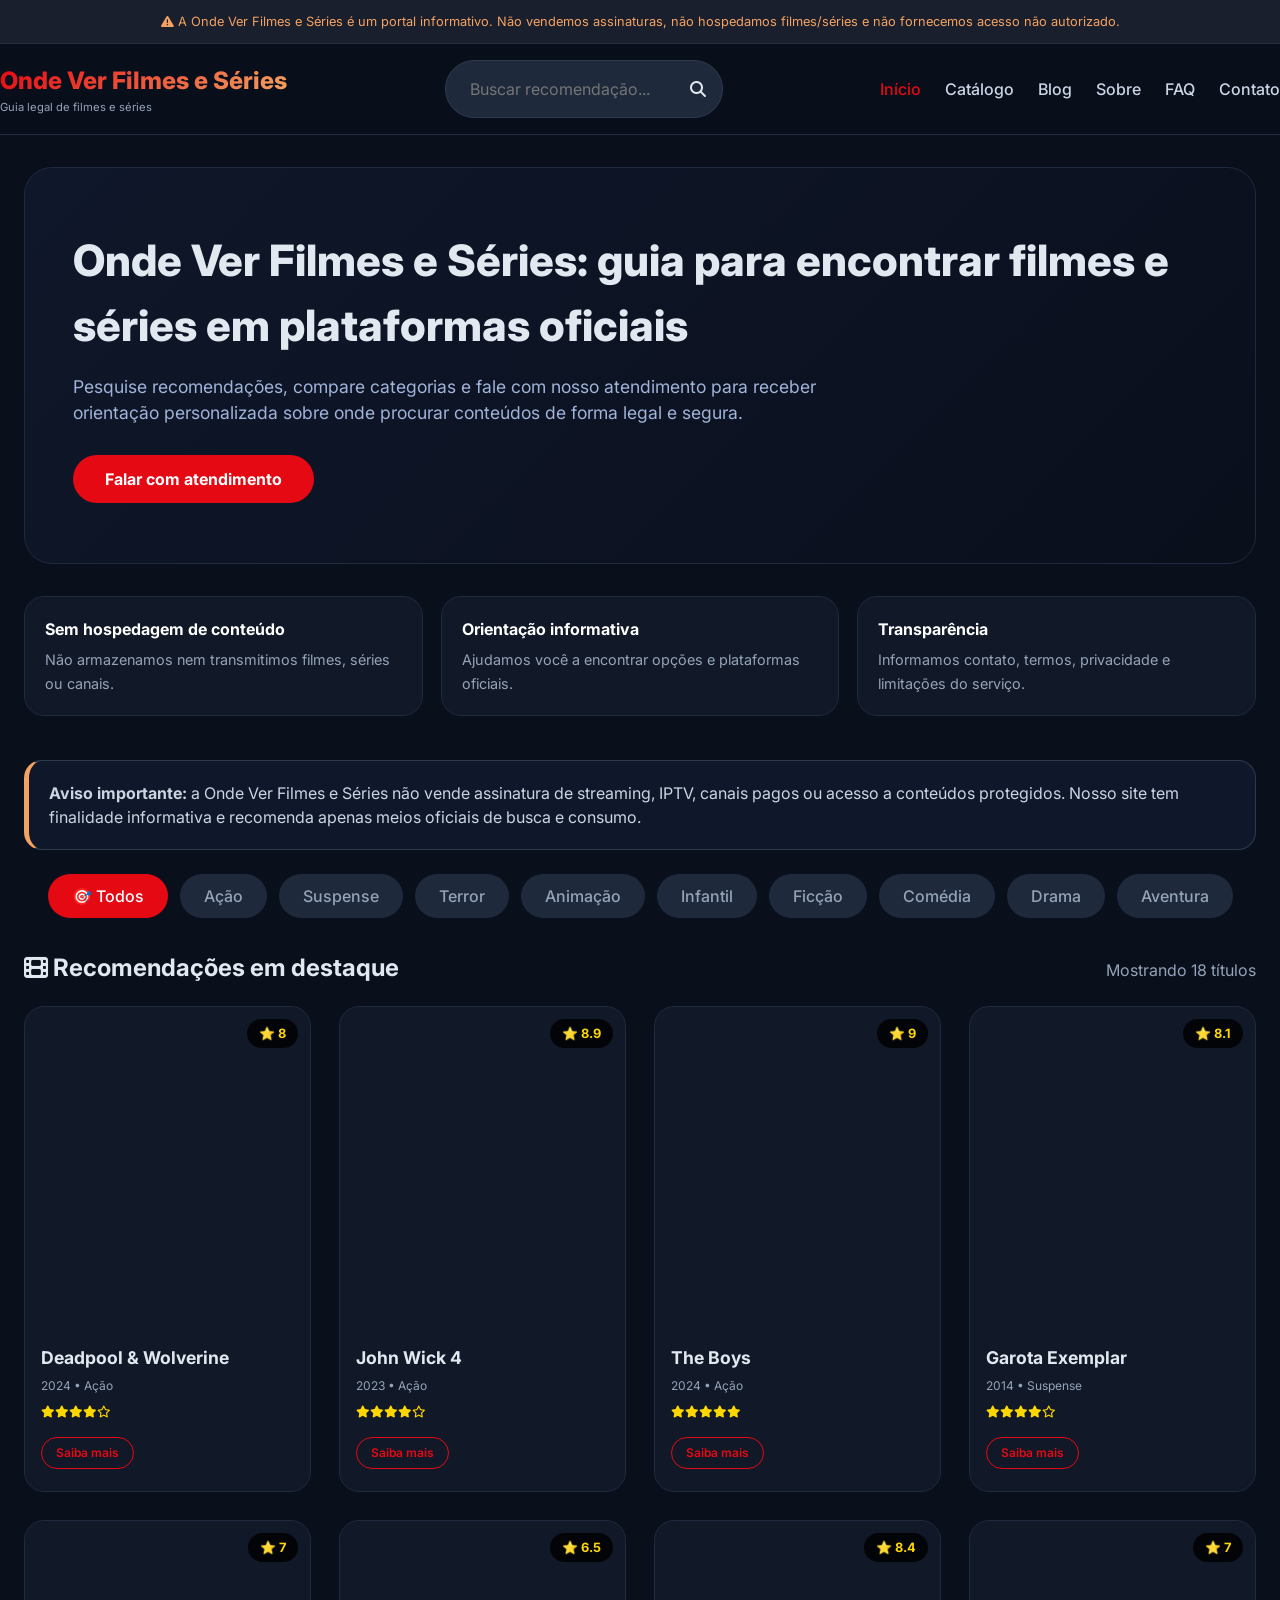
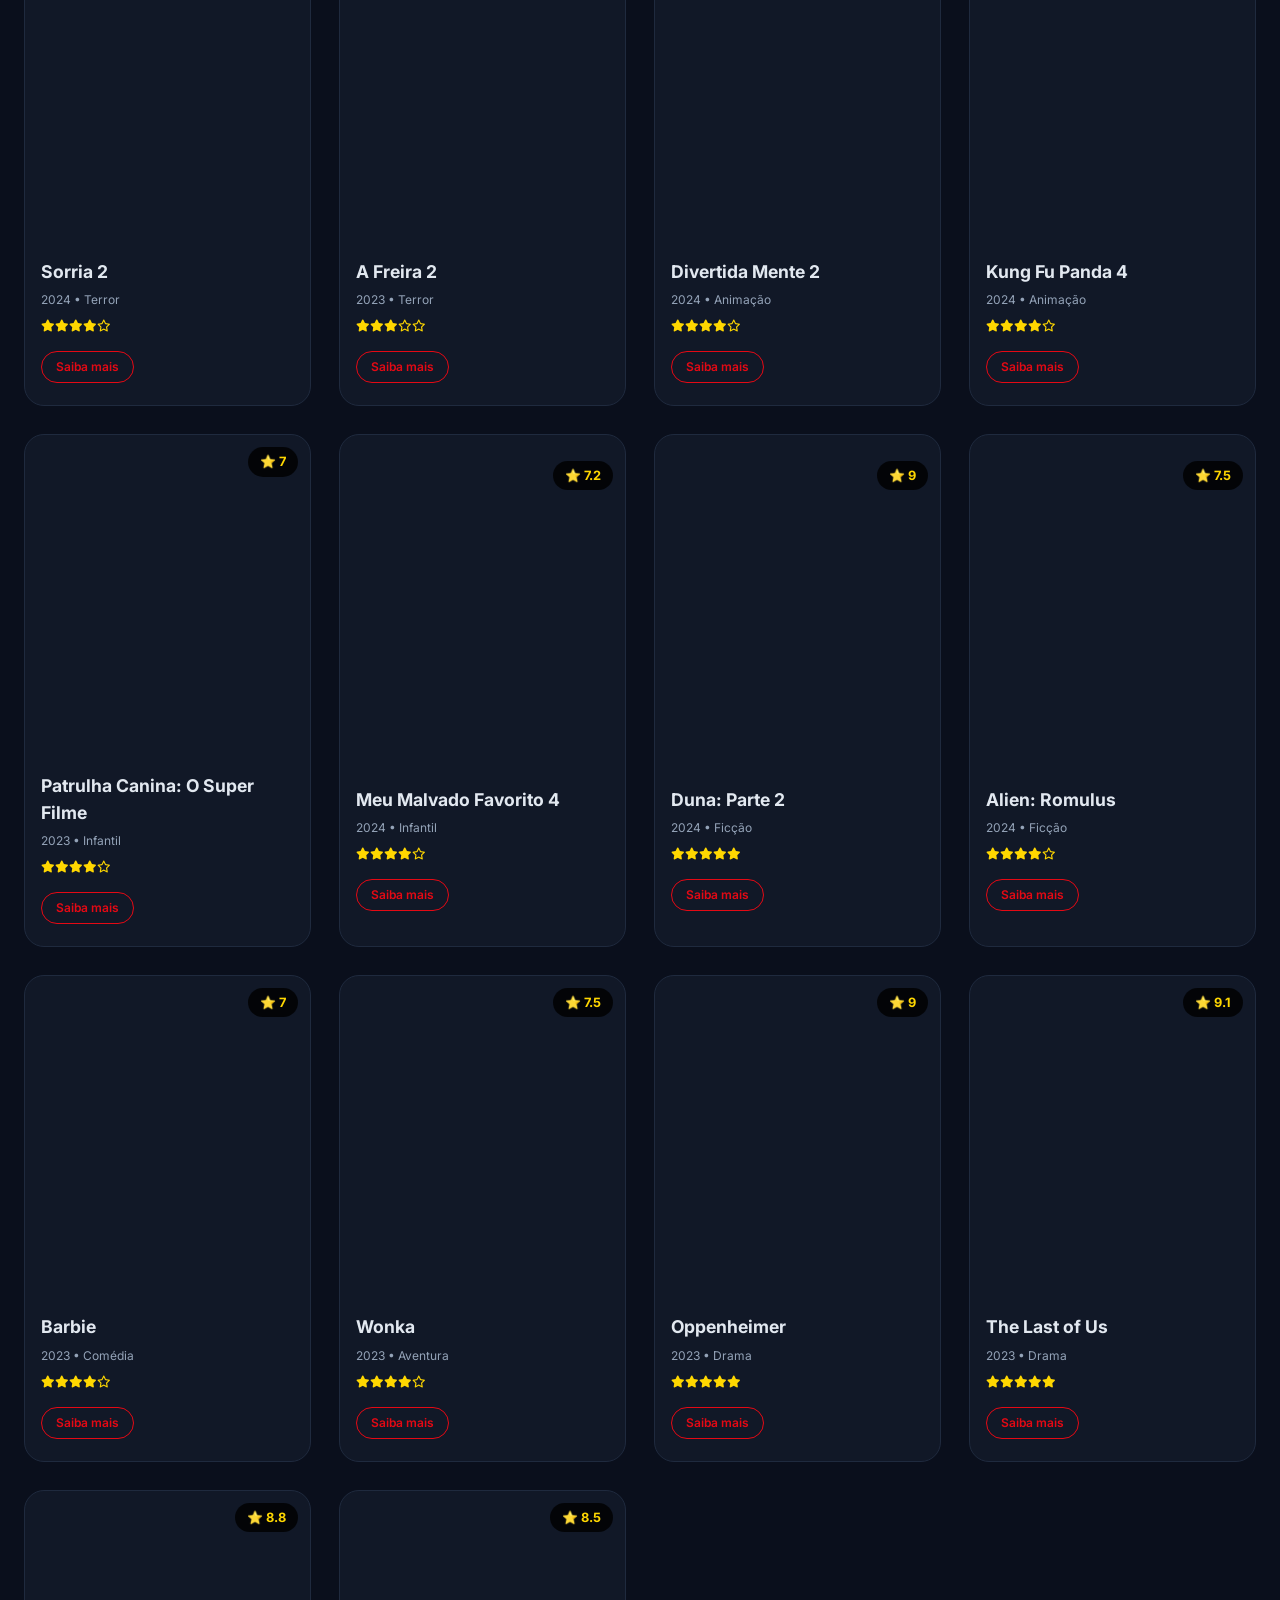
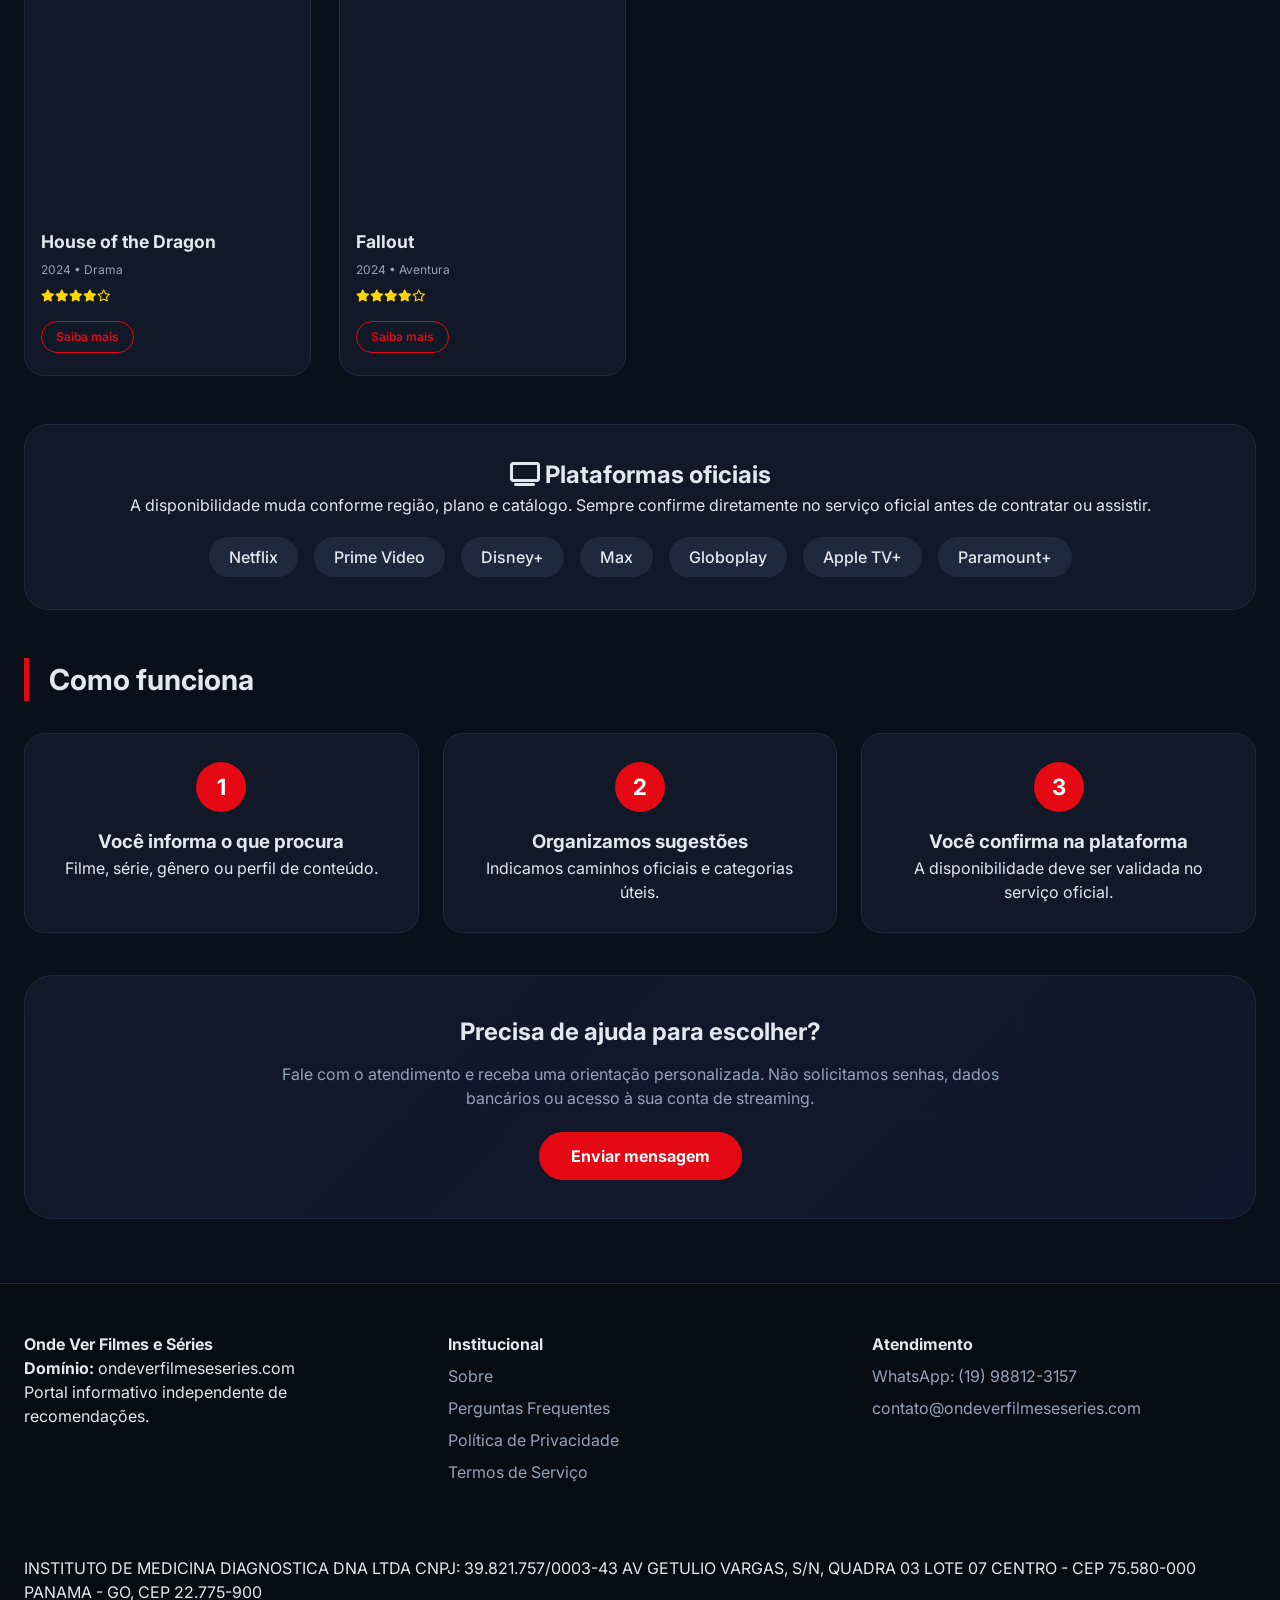
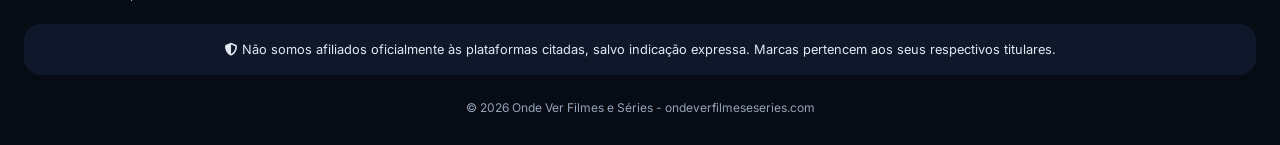
<file: index.html>
<!DOCTYPE html>
<html lang="pt-br">
<head>
  <meta charset="UTF-8">
  <meta name="viewport" content="width=device-width, initial-scale=1.0, viewport-fit=cover">
  <meta name="description" content="Onde Ver Filmes e Séries - guia informativo para encontrar recomendações de filmes e séries em plataformas oficiais.">
  <meta name="robots" content="index, follow">
  <meta name="author" content="Onde Ver Filmes e Séries">
  <link rel="canonical" href="https://ondeverfilmeseseries.com/">
  <title>Onde Ver Filmes e Séries | Guia legal de filmes e séries</title>
  <link rel="preconnect" href="https://fonts.googleapis.com">
  <link rel="preconnect" href="https://cdnjs.cloudflare.com">
  <link href="https://fonts.googleapis.com/css2?family=Inter:opsz,wght@14..32,300;400;500;600;700;800&display=swap" rel="stylesheet">
  <link rel="stylesheet" href="https://cdnjs.cloudflare.com/ajax/libs/font-awesome/6.5.0/css/all.min.css">
  <link rel="stylesheet" href="assets/css/style.css">
</head>
<body>
  <div class="legal-top-bar">
    <i class="fas fa-exclamation-triangle"></i>
    A Onde Ver Filmes e Séries é um portal informativo. Não vendemos assinaturas, não hospedamos filmes/séries e não fornecemos acesso não autorizado.
  </div>

  <header class="site-header">
    <div class="container header-inner">
      <div class="logo">
        <a href="index.html">
          <h1>Onde Ver Filmes e Séries</h1>
          <p>Guia legal de filmes e séries</p>
        </a>
      </div>

      <div class="search-box">
        <input type="text" id="searchInput" placeholder="Buscar recomendação..." aria-label="Buscar recomendação">
        <button id="searchBtn" type="button" aria-label="Buscar"><i class="fas fa-search"></i></button>
      </div>

      <button class="mobile-menu-btn" id="menuToggle" type="button" aria-label="Abrir menu">☰</button>

      <nav class="nav-links" id="navLinks">
        <a class="active" href="index.html">Início</a>
        <a class="" href="catalogo/">Catálogo</a>
        <a class="" href="blog/">Blog</a>
        <a class="" href="sobre/">Sobre</a>
        <a class="" href="faq/">FAQ</a>
        <a class="" href="contato/">Contato</a>
      </nav>
    </div>
  </header>

  <main id="mainContent">
    <div class="container">
      <section class="hero">
        <h1>Onde Ver Filmes e Séries: guia para encontrar filmes e séries em plataformas oficiais</h1>
        <p>Pesquise recomendações, compare categorias e fale com nosso atendimento para receber orientação personalizada sobre onde procurar conteúdos de forma legal e segura.</p>
        <a href="contato/" class="btn-primary">Falar com atendimento</a>
      </section>

      <div class="trust-strip">
        <div class="trust-item"><strong>Sem hospedagem de conteúdo</strong><span class="small-muted">Não armazenamos nem transmitimos filmes, séries ou canais.</span></div>
        <div class="trust-item"><strong>Orientação informativa</strong><span class="small-muted">Ajudamos você a encontrar opções e plataformas oficiais.</span></div>
        <div class="trust-item"><strong>Transparência</strong><span class="small-muted">Informamos contato, termos, privacidade e limitações do serviço.</span></div>
      </div>

      <div class="disclaimer-box">
        <strong>Aviso importante:</strong> a Onde Ver Filmes e Séries não vende assinatura de streaming, IPTV, canais pagos ou acesso a conteúdos protegidos. Nosso site tem finalidade informativa e recomenda apenas meios oficiais de busca e consumo.
      </div>
    </div>

    <div class="container" id="catalogo">
      <div class="category-tabs" id="categoryTabs">
        <button class="cat-tab active" type="button" data-cat="todos">🎯 Todos</button>
        <button class="cat-tab" type="button" data-cat="Ação">Ação</button>
        <button class="cat-tab" type="button" data-cat="Suspense">Suspense</button>
        <button class="cat-tab" type="button" data-cat="Terror">Terror</button>
        <button class="cat-tab" type="button" data-cat="Animação">Animação</button>
        <button class="cat-tab" type="button" data-cat="Infantil">Infantil</button>
        <button class="cat-tab" type="button" data-cat="Ficção">Ficção</button>
        <button class="cat-tab" type="button" data-cat="Comédia">Comédia</button>
        <button class="cat-tab" type="button" data-cat="Drama">Drama</button>
        <button class="cat-tab" type="button" data-cat="Aventura">Aventura</button>
      </div>

      <div class="section-header">
        <h2><i class="fas fa-film"></i> Recomendações em destaque</h2>
        <span id="resultCount">Mostrando todos</span>
      </div>

      <div class="movies-grid" id="allContentGrid"></div>

      <section class="where-box">
        <h2><i class="fas fa-tv"></i> Plataformas oficiais</h2>
        <p>A disponibilidade muda conforme região, plano e catálogo. Sempre confirme diretamente no serviço oficial antes de contratar ou assistir.</p>
        <div class="platform-badges">
          <span class="badge">Netflix</span>
          <span class="badge">Prime Video</span>
          <span class="badge">Disney+</span>
          <span class="badge">Max</span>
          <span class="badge">Globoplay</span>
          <span class="badge">Apple TV+</span>
          <span class="badge">Paramount+</span>
        </div>
      </section>
    </div>

    <div class="container">
      <h2 class="section-title">Como funciona</h2>
      <div class="steps-container">
        <div class="step"><div class="step-number">1</div><h3>Você informa o que procura</h3><p>Filme, série, gênero ou perfil de conteúdo.</p></div>
        <div class="step"><div class="step-number">2</div><h3>Organizamos sugestões</h3><p>Indicamos caminhos oficiais e categorias úteis.</p></div>
        <div class="step"><div class="step-number">3</div><h3>Você confirma na plataforma</h3><p>A disponibilidade deve ser validada no serviço oficial.</p></div>
      </div>

      <div class="cta-card">
        <h2>Precisa de ajuda para escolher?</h2>
        <p>Fale com o atendimento e receba uma orientação personalizada. Não solicitamos senhas, dados bancários ou acesso à sua conta de streaming.</p>
        <a class="btn-primary" href="contato/">Enviar mensagem</a>
      </div>
    </div>

  </main>

  <footer>
    <div class="container">
      <div class="footer-grid">
        <div>
          <h4>Onde Ver Filmes e Séries</h4>
          <p><strong>Domínio:</strong> ondeverfilmeseseries.com</p>
          <p>Portal informativo independente de recomendações.</p>
        </div>
        <div>
          <h4>Institucional</h4>
          <a href="sobre/">Sobre</a>
          <a href="faq/">Perguntas Frequentes</a>
          <a href="politica-de-privacidade/">Política de Privacidade</a>
          <a href="termos-de-servico/">Termos de Serviço</a>
        </div>
        <div>
          <h4>Atendimento</h4>
          <a href="https://wa.me/5519988741698" target="_blank" rel="noopener">WhatsApp: (19) 98874-1698</a>
          <a href="mailto:contato@ondeverfilmeseseries.com">contato@ondeverfilmeseseries.com</a>
        </div>
      </div>
      <div class="company-info">
        <strong></strong><br>
        INSTITUTO DE MEDICINA DIAGNOSTICA DNA LTDA
CNPJ: 39.821.757/0003-43
AV GETULIO VARGAS, S/N, QUADRA 03 LOTE 07
CENTRO - CEP 75.580-000
PANAMA - GO, CEP 22.775-900
      </div>
      <div class="legal-footer">
        <i class="fas fa-shield-alt"></i>
        Não somos afiliados oficialmente às plataformas citadas, salvo indicação expressa. Marcas pertencem aos seus respectivos titulares.
      </div>
      <div class="copyright">&copy; 2026 Onde Ver Filmes e Séries - ondeverfilmeseseries.com</div>
    </div>
  </footer>

  <script src="assets/js/main.js"></script>
</body>
</html>
</file>
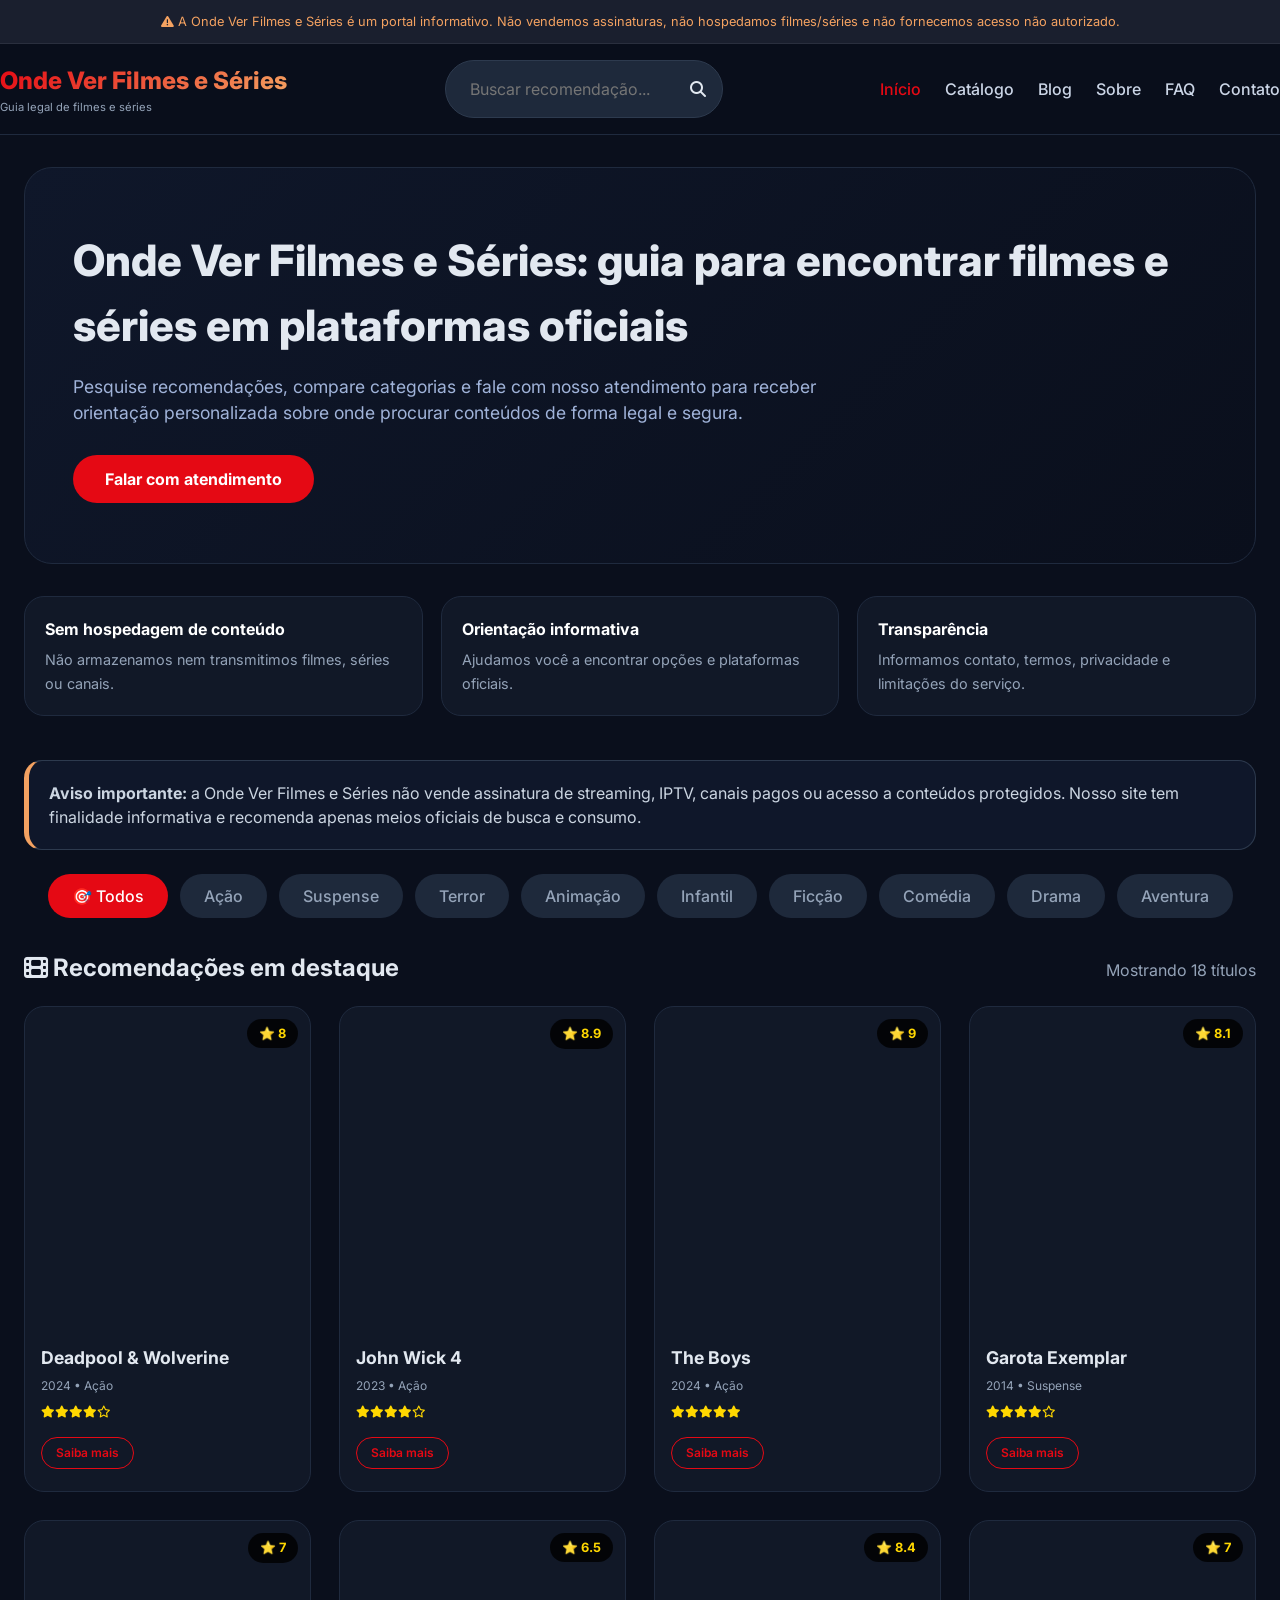
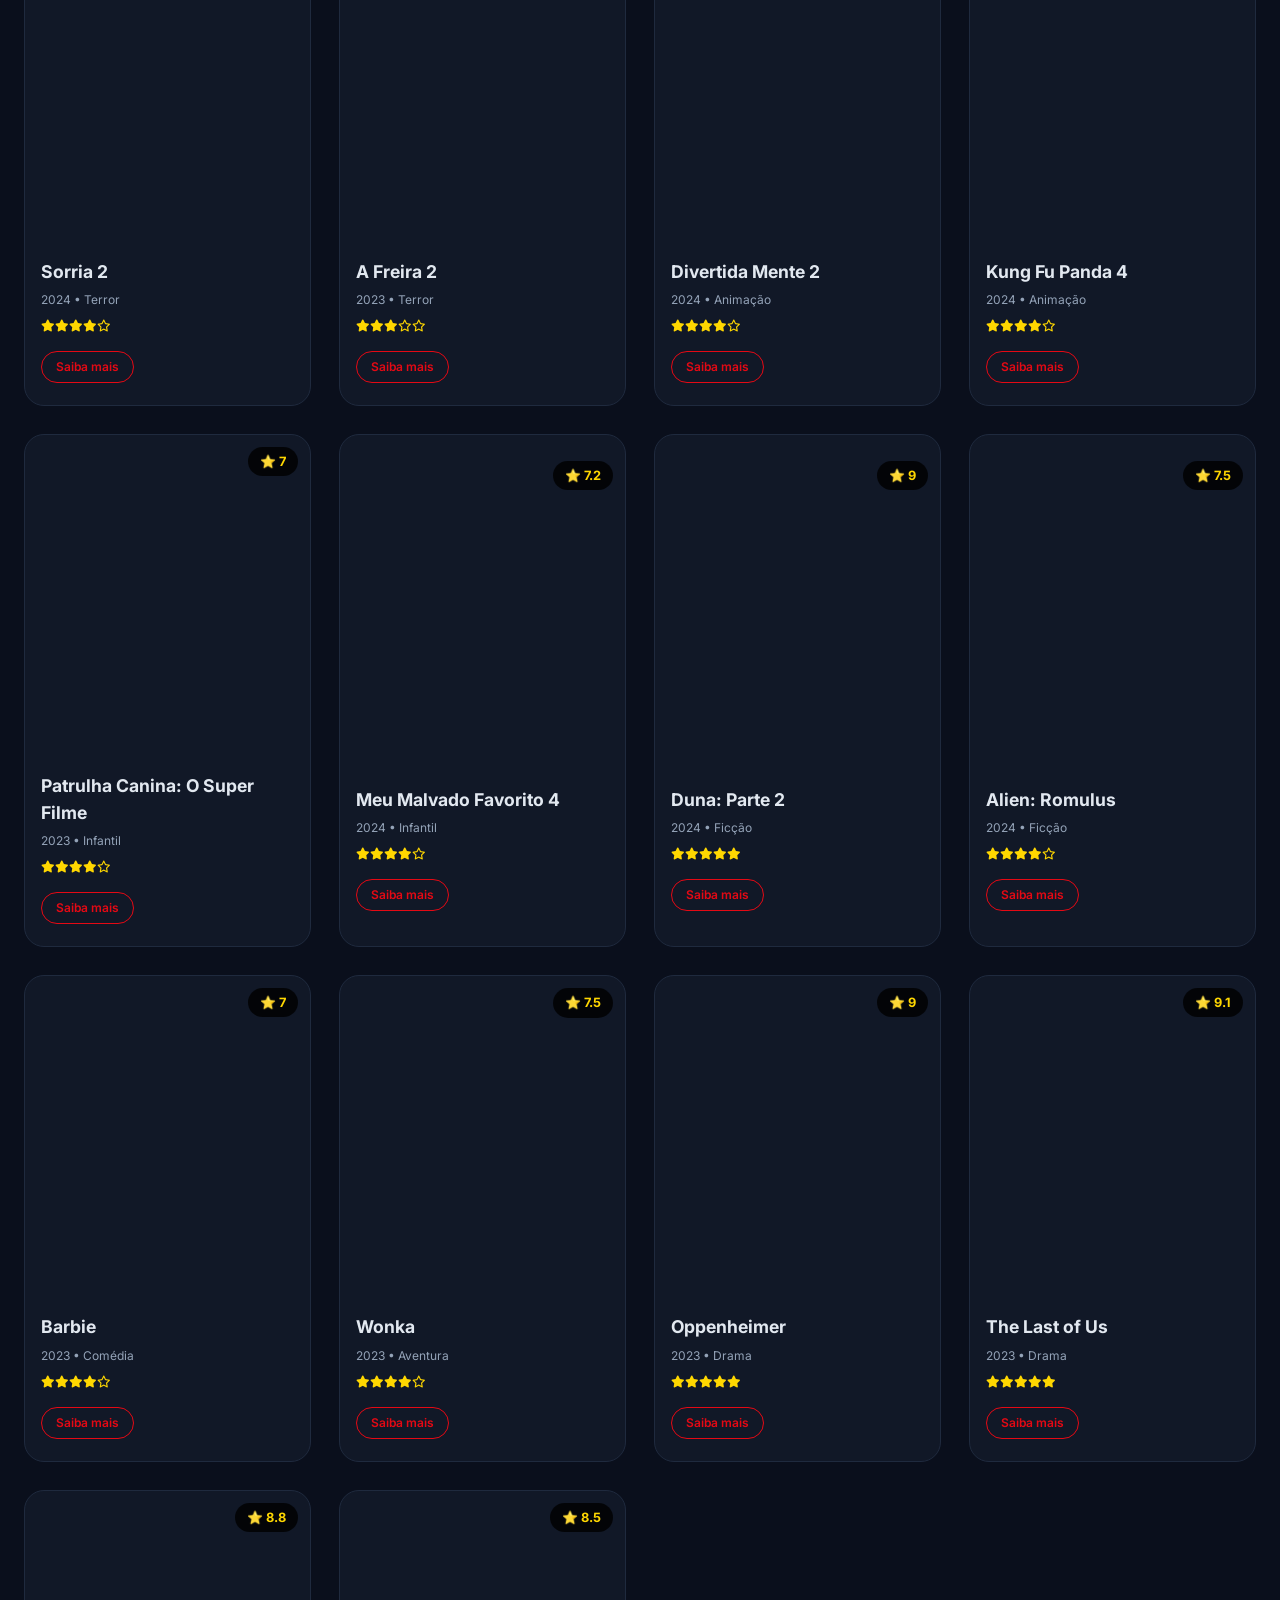
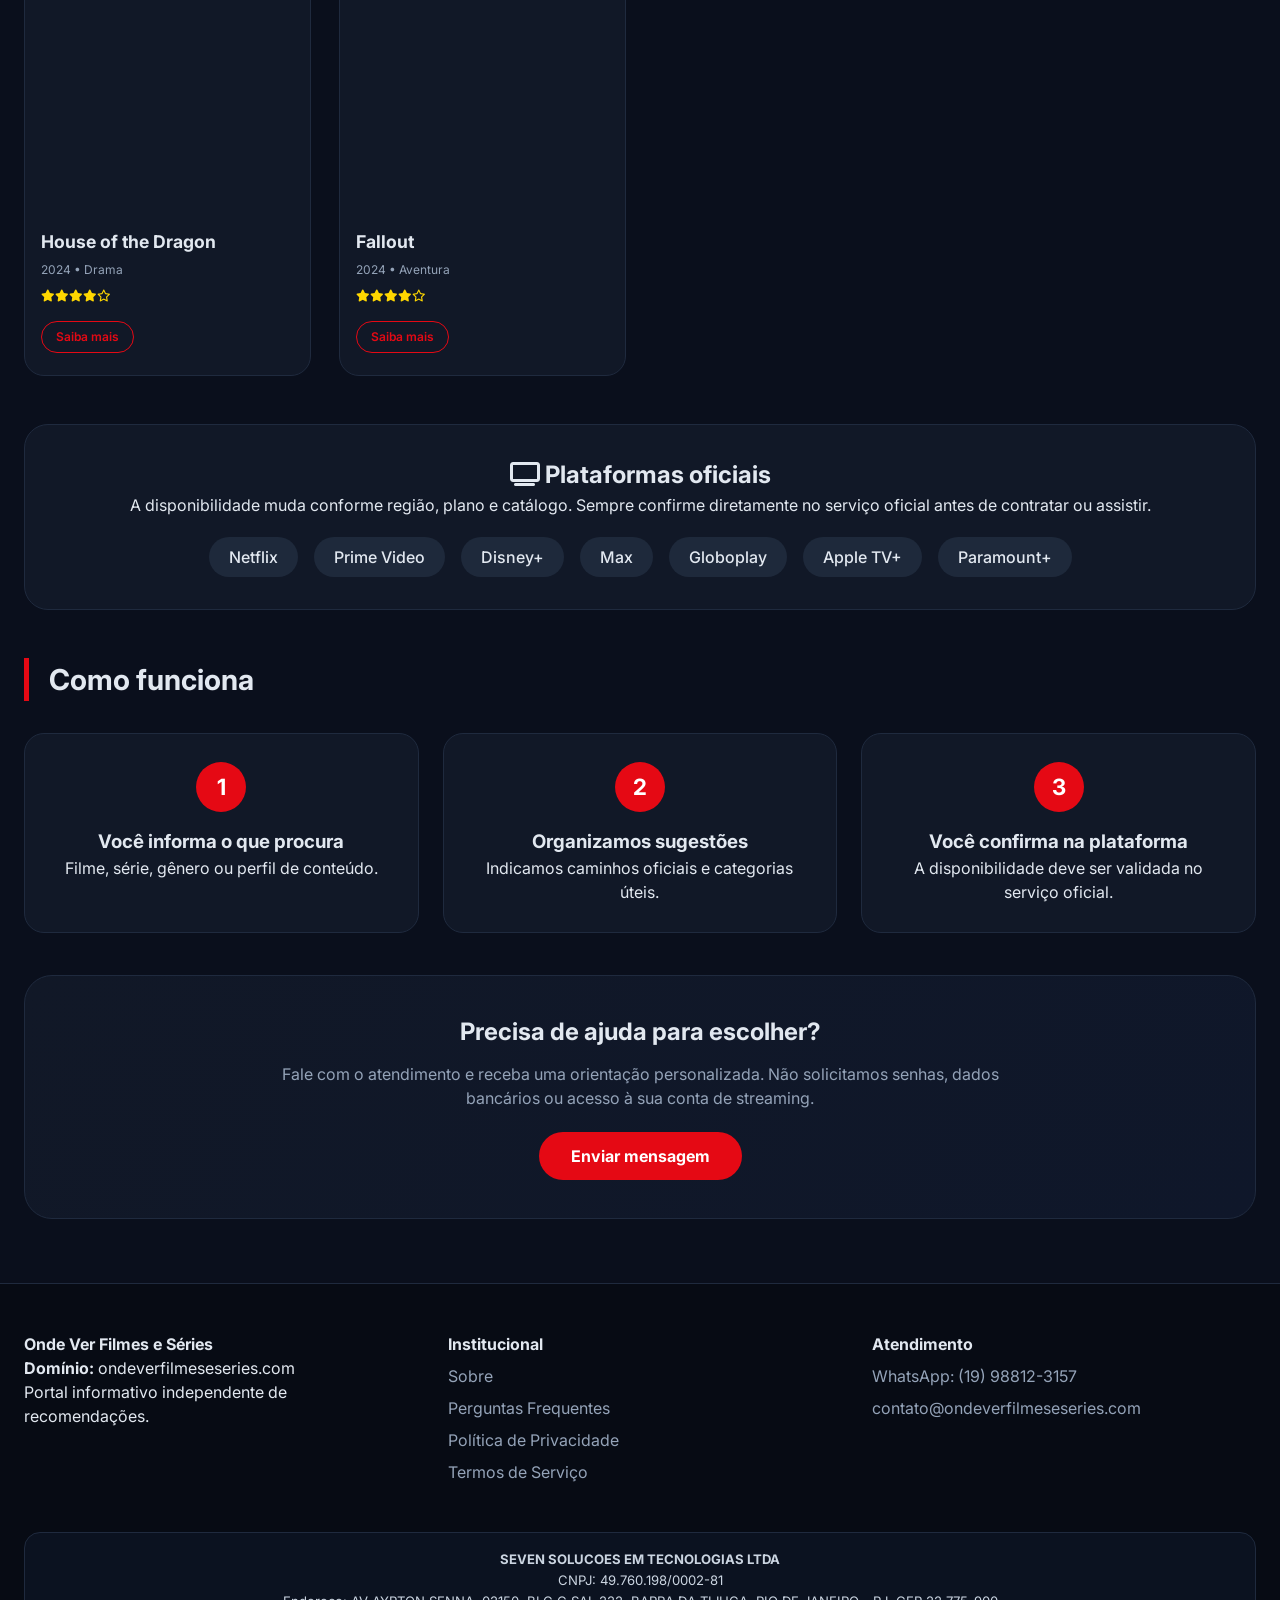
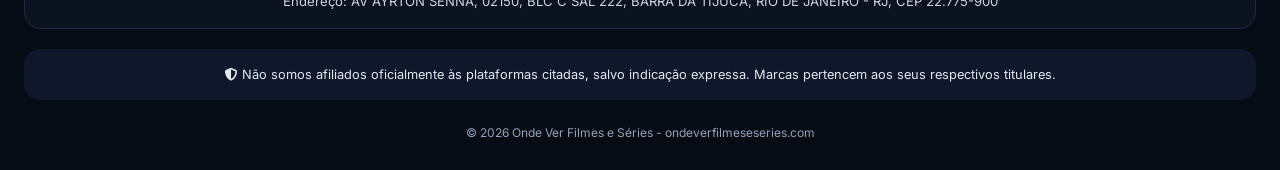
<file: assets/index.html>
<!DOCTYPE html>
<html lang="pt-br">
<head>
  <meta charset="UTF-8">
  <meta name="viewport" content="width=device-width, initial-scale=1.0, viewport-fit=cover">
  <meta name="description" content="Onde Ver Filmes e Séries - guia informativo para encontrar recomendações de filmes e séries em plataformas oficiais.">
  <meta name="robots" content="index, follow">
  <meta name="author" content="Onde Ver Filmes e Séries">
  <link rel="canonical" href="https://ondeverfilmeseseries.com/">
  <title>Onde Ver Filmes e Séries | Guia legal de filmes e séries</title>
  <link rel="preconnect" href="https://fonts.googleapis.com">
  <link rel="preconnect" href="https://cdnjs.cloudflare.com">
  <link href="https://fonts.googleapis.com/css2?family=Inter:opsz,wght@14..32,300;400;500;600;700;800&display=swap" rel="stylesheet">
  <link rel="stylesheet" href="https://cdnjs.cloudflare.com/ajax/libs/font-awesome/6.5.0/css/all.min.css">
  <link rel="stylesheet" href="assets/css/style.css">
</head>
<body>
  <div class="legal-top-bar">
    <i class="fas fa-exclamation-triangle"></i>
    A Onde Ver Filmes e Séries é um portal informativo. Não vendemos assinaturas, não hospedamos filmes/séries e não fornecemos acesso não autorizado.
  </div>

  <header class="site-header">
    <div class="container header-inner">
      <div class="logo">
        <a href="index.html">
          <h1>Onde Ver Filmes e Séries</h1>
          <p>Guia legal de filmes e séries</p>
        </a>
      </div>

      <div class="search-box">
        <input type="text" id="searchInput" placeholder="Buscar recomendação..." aria-label="Buscar recomendação">
        <button id="searchBtn" type="button" aria-label="Buscar"><i class="fas fa-search"></i></button>
      </div>

      <button class="mobile-menu-btn" id="menuToggle" type="button" aria-label="Abrir menu">☰</button>

      <nav class="nav-links" id="navLinks">
        <a class="active" href="index.html">Início</a>
        <a class="" href="catalogo/">Catálogo</a>
        <a class="" href="blog/">Blog</a>
        <a class="" href="sobre/">Sobre</a>
        <a class="" href="faq/">FAQ</a>
        <a class="" href="contato/">Contato</a>
      </nav>
    </div>
  </header>

  <main id="mainContent">
    <div class="container">
      <section class="hero">
        <h1>Onde Ver Filmes e Séries: guia para encontrar filmes e séries em plataformas oficiais</h1>
        <p>Pesquise recomendações, compare categorias e fale com nosso atendimento para receber orientação personalizada sobre onde procurar conteúdos de forma legal e segura.</p>
        <a href="contato/" class="btn-primary">Falar com atendimento</a>
      </section>

      <div class="trust-strip">
        <div class="trust-item"><strong>Sem hospedagem de conteúdo</strong><span class="small-muted">Não armazenamos nem transmitimos filmes, séries ou canais.</span></div>
        <div class="trust-item"><strong>Orientação informativa</strong><span class="small-muted">Ajudamos você a encontrar opções e plataformas oficiais.</span></div>
        <div class="trust-item"><strong>Transparência</strong><span class="small-muted">Informamos contato, termos, privacidade e limitações do serviço.</span></div>
      </div>

      <div class="disclaimer-box">
        <strong>Aviso importante:</strong> a Onde Ver Filmes e Séries não vende assinatura de streaming, IPTV, canais pagos ou acesso a conteúdos protegidos. Nosso site tem finalidade informativa e recomenda apenas meios oficiais de busca e consumo.
      </div>
    </div>

    <div class="container" id="catalogo">
      <div class="category-tabs" id="categoryTabs">
        <button class="cat-tab active" type="button" data-cat="todos">🎯 Todos</button>
        <button class="cat-tab" type="button" data-cat="Ação">Ação</button>
        <button class="cat-tab" type="button" data-cat="Suspense">Suspense</button>
        <button class="cat-tab" type="button" data-cat="Terror">Terror</button>
        <button class="cat-tab" type="button" data-cat="Animação">Animação</button>
        <button class="cat-tab" type="button" data-cat="Infantil">Infantil</button>
        <button class="cat-tab" type="button" data-cat="Ficção">Ficção</button>
        <button class="cat-tab" type="button" data-cat="Comédia">Comédia</button>
        <button class="cat-tab" type="button" data-cat="Drama">Drama</button>
        <button class="cat-tab" type="button" data-cat="Aventura">Aventura</button>
      </div>

      <div class="section-header">
        <h2><i class="fas fa-film"></i> Recomendações em destaque</h2>
        <span id="resultCount">Mostrando todos</span>
      </div>

      <div class="movies-grid" id="allContentGrid"></div>

      <section class="where-box">
        <h2><i class="fas fa-tv"></i> Plataformas oficiais</h2>
        <p>A disponibilidade muda conforme região, plano e catálogo. Sempre confirme diretamente no serviço oficial antes de contratar ou assistir.</p>
        <div class="platform-badges">
          <span class="badge">Netflix</span>
          <span class="badge">Prime Video</span>
          <span class="badge">Disney+</span>
          <span class="badge">Max</span>
          <span class="badge">Globoplay</span>
          <span class="badge">Apple TV+</span>
          <span class="badge">Paramount+</span>
        </div>
      </section>
    </div>

    <div class="container">
      <h2 class="section-title">Como funciona</h2>
      <div class="steps-container">
        <div class="step"><div class="step-number">1</div><h3>Você informa o que procura</h3><p>Filme, série, gênero ou perfil de conteúdo.</p></div>
        <div class="step"><div class="step-number">2</div><h3>Organizamos sugestões</h3><p>Indicamos caminhos oficiais e categorias úteis.</p></div>
        <div class="step"><div class="step-number">3</div><h3>Você confirma na plataforma</h3><p>A disponibilidade deve ser validada no serviço oficial.</p></div>
      </div>

      <div class="cta-card">
        <h2>Precisa de ajuda para escolher?</h2>
        <p>Fale com o atendimento e receba uma orientação personalizada. Não solicitamos senhas, dados bancários ou acesso à sua conta de streaming.</p>
        <a class="btn-primary" href="contato/">Enviar mensagem</a>
      </div>
    </div>

  </main>

  <footer>
    <div class="container">
      <div class="footer-grid">
        <div>
          <h4>Onde Ver Filmes e Séries</h4>
          <p><strong>Domínio:</strong> ondeverfilmeseseries.com</p>
          <p>Portal informativo independente de recomendações.</p>
        </div>
        <div>
          <h4>Institucional</h4>
          <a href="sobre/">Sobre</a>
          <a href="faq/">Perguntas Frequentes</a>
          <a href="politica-de-privacidade/">Política de Privacidade</a>
          <a href="termos-de-servico/">Termos de Serviço</a>
        </div>
        <div>
          <h4>Atendimento</h4>
          <a href="https://wa.me/5519988741698" target="_blank" rel="noopener">WhatsApp: (19) 98874-1698</a>
          <a href="mailto:contato@ondeverfilmeseseries.com">contato@ondeverfilmeseseries.com</a>
        </div>
      </div>
      <div class="company-info">
        <strong>SEVEN SOLUCOES EM TECNOLOGIAS LTDA</strong><br>
        CNPJ: 49.760.198/0002-81<br>
        Endereço: AV AYRTON SENNA, 02150, BLC C SAL 222, BARRA DA TIJUCA, RIO DE JANEIRO - RJ, CEP 22.775-900
      </div>
      <div class="legal-footer">
        <i class="fas fa-shield-alt"></i>
        Não somos afiliados oficialmente às plataformas citadas, salvo indicação expressa. Marcas pertencem aos seus respectivos titulares.
      </div>
      <div class="copyright">&copy; 2026 Onde Ver Filmes e Séries - ondeverfilmeseseries.com</div>
    </div>
  </footer>

  <script src="assets/js/main.js"></script>
</body>
</html>
</file>
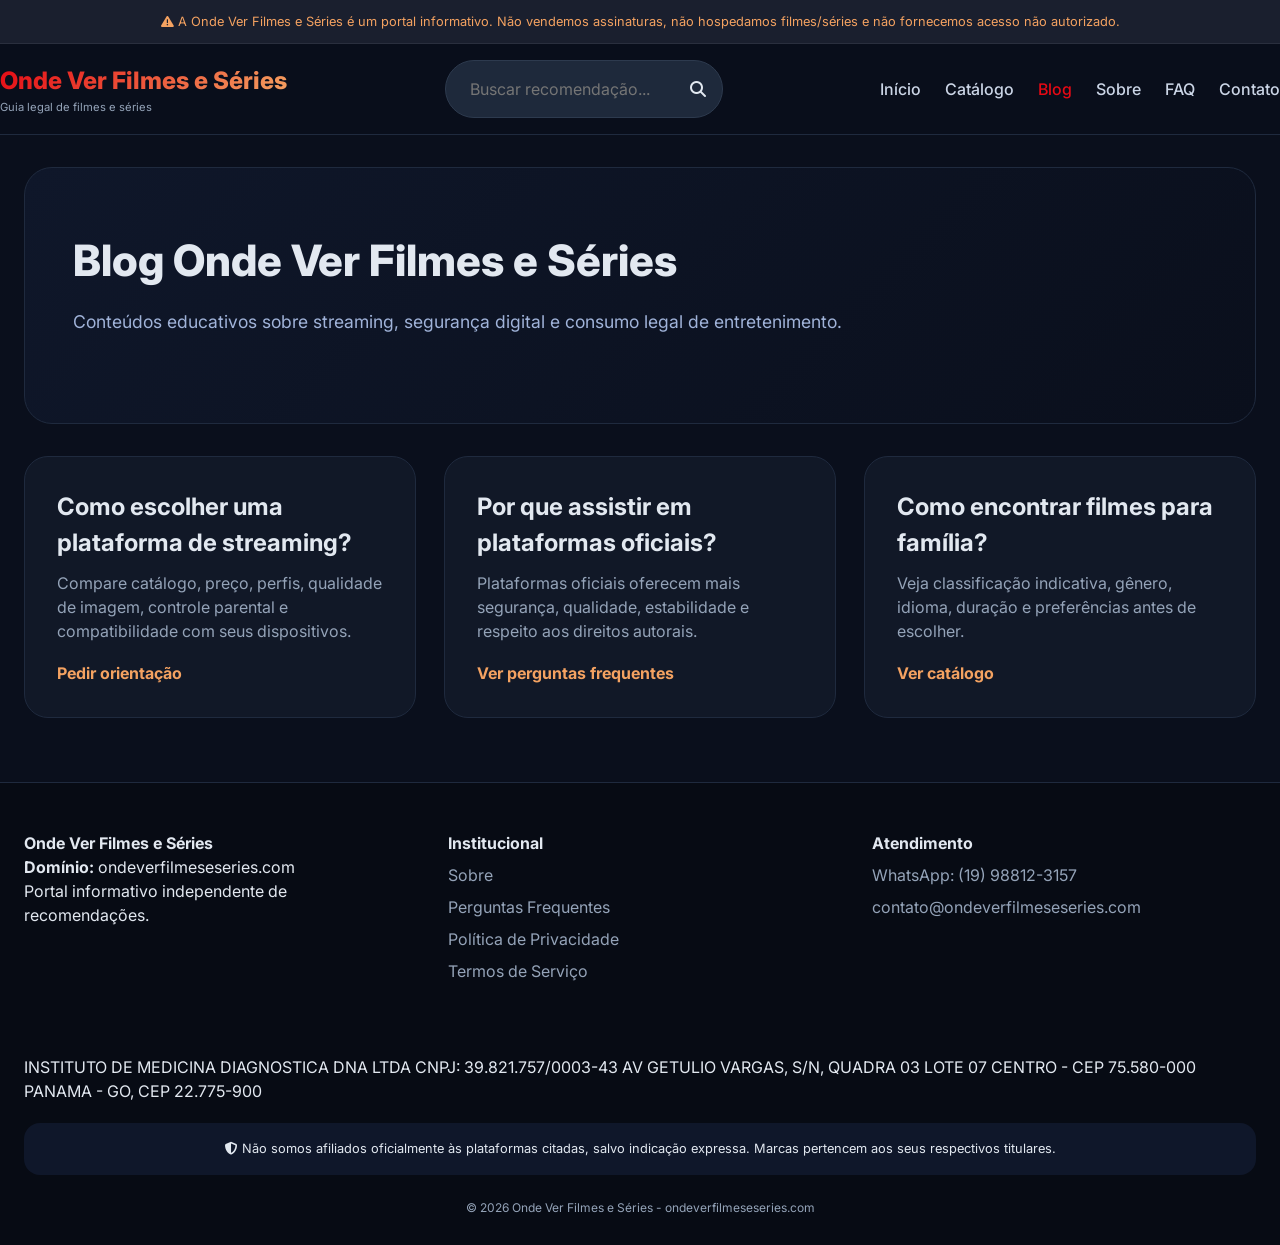
<file: blog/index.html>
<!DOCTYPE html>
<html lang="pt-br">
<head>
  <meta charset="UTF-8">
  <meta name="viewport" content="width=device-width, initial-scale=1.0, viewport-fit=cover">
  <meta name="description" content="Blog da Onde Ver Filmes e Séries com dicas sobre streaming legal, segurança e filmes e séries.">
  <meta name="robots" content="index, follow">
  <meta name="author" content="Onde Ver Filmes e Séries">
  <link rel="canonical" href="https://ondeverfilmeseseries.com/blog/">
  <title>Blog | Onde Ver Filmes e Séries</title>
  <link rel="preconnect" href="https://fonts.googleapis.com">
  <link rel="preconnect" href="https://cdnjs.cloudflare.com">
  <link href="https://fonts.googleapis.com/css2?family=Inter:opsz,wght@14..32,300;400;500;600;700;800&display=swap" rel="stylesheet">
  <link rel="stylesheet" href="https://cdnjs.cloudflare.com/ajax/libs/font-awesome/6.5.0/css/all.min.css">
  <link rel="stylesheet" href="../assets/css/style.css">
</head>
<body>
  <div class="legal-top-bar">
    <i class="fas fa-exclamation-triangle"></i>
    A Onde Ver Filmes e Séries é um portal informativo. Não vendemos assinaturas, não hospedamos filmes/séries e não fornecemos acesso não autorizado.
  </div>

  <header class="site-header">
    <div class="container header-inner">
      <div class="logo">
        <a href="../index.html">
          <h1>Onde Ver Filmes e Séries</h1>
          <p>Guia legal de filmes e séries</p>
        </a>
      </div>

      <div class="search-box">
        <input type="text" id="searchInput" placeholder="Buscar recomendação..." aria-label="Buscar recomendação">
        <button id="searchBtn" type="button" aria-label="Buscar"><i class="fas fa-search"></i></button>
      </div>

      <button class="mobile-menu-btn" id="menuToggle" type="button" aria-label="Abrir menu">☰</button>

      <nav class="nav-links" id="navLinks">
        <a class="" href="../index.html">Início</a>
        <a class="" href="../catalogo/">Catálogo</a>
        <a class="active" href="../blog/">Blog</a>
        <a class="" href="../sobre/">Sobre</a>
        <a class="" href="../faq/">FAQ</a>
        <a class="" href="../contato/">Contato</a>
      </nav>
    </div>
  </header>

  <main id="mainContent">
    <div class="container">
      <section class="hero">
        <h1>Blog Onde Ver Filmes e Séries</h1>
        <p>Conteúdos educativos sobre streaming, segurança digital e consumo legal de entretenimento.</p>
      </section>

      <section class="blog-grid">
        <article class="blog-card">
          <h2>Como escolher uma plataforma de streaming?</h2>
          <p>Compare catálogo, preço, perfis, qualidade de imagem, controle parental e compatibilidade com seus dispositivos.</p>
          <a href="../contato/">Pedir orientação</a>
        </article>
        <article class="blog-card">
          <h2>Por que assistir em plataformas oficiais?</h2>
          <p>Plataformas oficiais oferecem mais segurança, qualidade, estabilidade e respeito aos direitos autorais.</p>
          <a href="../faq/">Ver perguntas frequentes</a>
        </article>
        <article class="blog-card">
          <h2>Como encontrar filmes para família?</h2>
          <p>Veja classificação indicativa, gênero, idioma, duração e preferências antes de escolher.</p>
          <a href="../catalogo/">Ver catálogo</a>
        </article>
      </section>
    </div>

  </main>

  <footer>
    <div class="container">
      <div class="footer-grid">
        <div>
          <h4>Onde Ver Filmes e Séries</h4>
          <p><strong>Domínio:</strong> ondeverfilmeseseries.com</p>
          <p>Portal informativo independente de recomendações.</p>
        </div>
        <div>
          <h4>Institucional</h4>
          <a href="../sobre/">Sobre</a>
          <a href="../faq/">Perguntas Frequentes</a>
          <a href="../politica-de-privacidade/">Política de Privacidade</a>
          <a href="../termos-de-servico/">Termos de Serviço</a>
        </div>
        <div>
          <h4>Atendimento</h4>
          <a href="https://wa.me/5519988741698" target="_blank" rel="noopener">WhatsApp: (19) 98874-1698</a>
          <a href="mailto:contato@ondeverfilmeseseries.com">contato@ondeverfilmeseseries.com</a>
        </div>
      </div>
      <div class="company-info">
        <strong></strong><br>
        INSTITUTO DE MEDICINA DIAGNOSTICA DNA LTDA
CNPJ: 39.821.757/0003-43
AV GETULIO VARGAS, S/N, QUADRA 03 LOTE 07
CENTRO - CEP 75.580-000
PANAMA - GO, CEP 22.775-900
      </div>
      <div class="legal-footer">
        <i class="fas fa-shield-alt"></i>
        Não somos afiliados oficialmente às plataformas citadas, salvo indicação expressa. Marcas pertencem aos seus respectivos titulares.
      </div>
      <div class="copyright">&copy; 2026 Onde Ver Filmes e Séries - ondeverfilmeseseries.com</div>
    </div>
  </footer>

  <script src="../assets/js/main.js"></script>
</body>
</html>
</file>
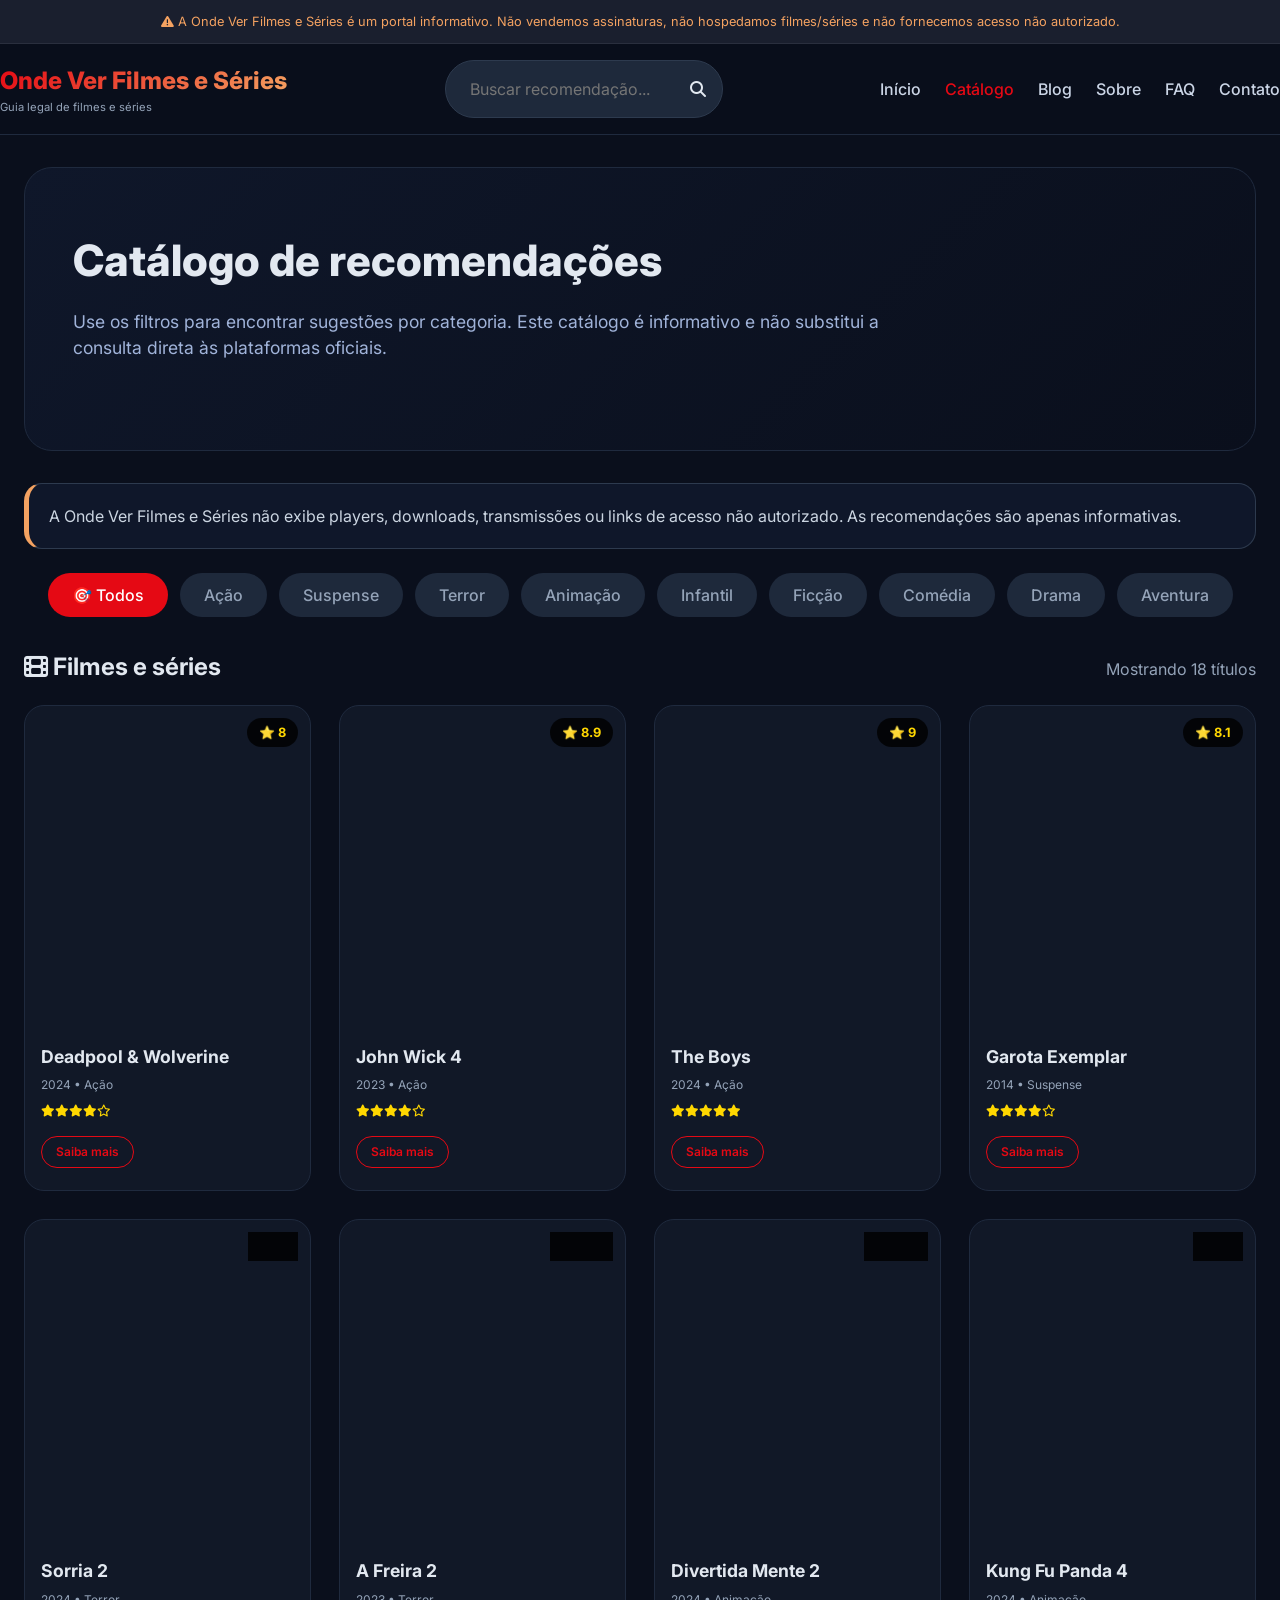
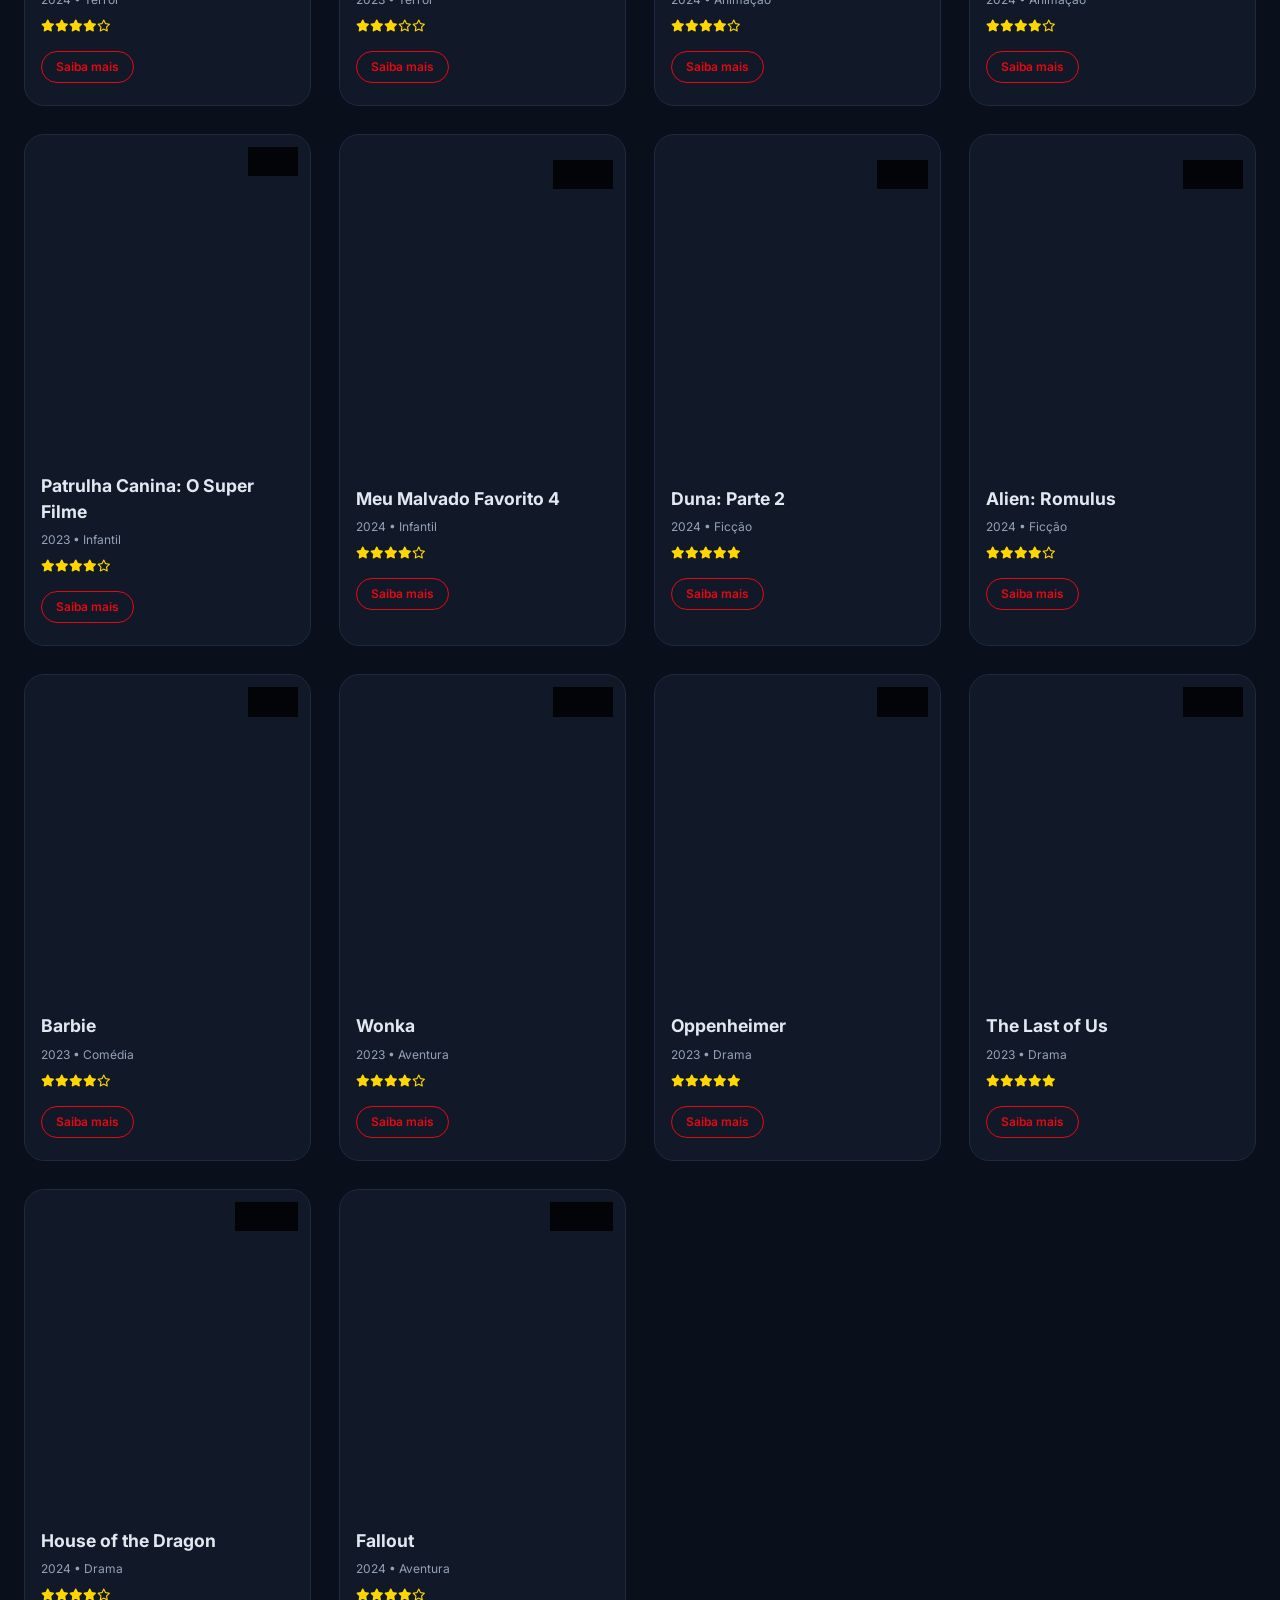
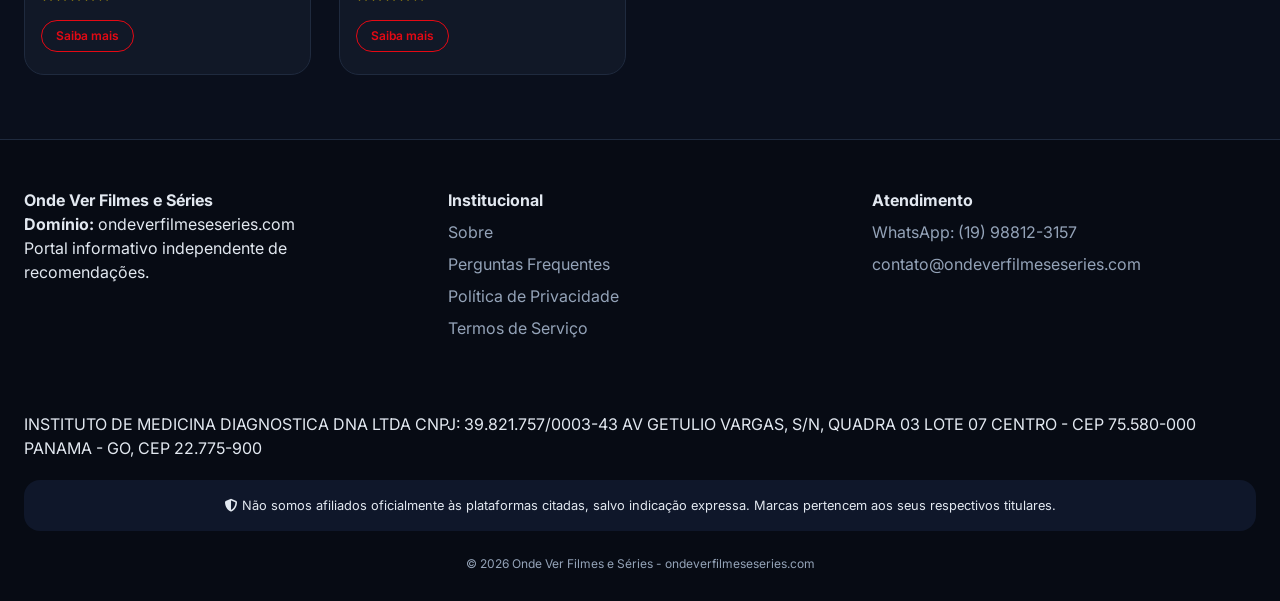
<file: catalogo/index.html>
<!DOCTYPE html>
<html lang="pt-br">
<head>
  <meta charset="UTF-8">
  <meta name="viewport" content="width=device-width, initial-scale=1.0, viewport-fit=cover">
  <meta name="description" content="Catálogo informativo da Onde Ver Filmes e Séries com recomendações por categoria e orientação para plataformas oficiais.">
  <meta name="robots" content="index, follow">
  <meta name="author" content="Onde Ver Filmes e Séries">
  <link rel="canonical" href="https://ondeverfilmeseseries.com/catalogo/">
  <title>Catálogo | Onde Ver Filmes e Séries</title>
  <link rel="preconnect" href="https://fonts.googleapis.com">
  <link rel="preconnect" href="https://cdnjs.cloudflare.com">
  <link href="https://fonts.googleapis.com/css2?family=Inter:opsz,wght@14..32,300;400;500;600;700;800&display=swap" rel="stylesheet">
  <link rel="stylesheet" href="https://cdnjs.cloudflare.com/ajax/libs/font-awesome/6.5.0/css/all.min.css">
  <link rel="stylesheet" href="../assets/css/style.css">
</head>
<body>
  <div class="legal-top-bar">
    <i class="fas fa-exclamation-triangle"></i>
    A Onde Ver Filmes e Séries é um portal informativo. Não vendemos assinaturas, não hospedamos filmes/séries e não fornecemos acesso não autorizado.
  </div>

  <header class="site-header">
    <div class="container header-inner">
      <div class="logo">
        <a href="../index.html">
          <h1>Onde Ver Filmes e Séries</h1>
          <p>Guia legal de filmes e séries</p>
        </a>
      </div>

      <div class="search-box">
        <input type="text" id="searchInput" placeholder="Buscar recomendação..." aria-label="Buscar recomendação">
        <button id="searchBtn" type="button" aria-label="Buscar"><i class="fas fa-search"></i></button>
      </div>

      <button class="mobile-menu-btn" id="menuToggle" type="button" aria-label="Abrir menu">☰</button>

      <nav class="nav-links" id="navLinks">
        <a class="" href="../index.html">Início</a>
        <a class="active" href="../catalogo/">Catálogo</a>
        <a class="" href="../blog/">Blog</a>
        <a class="" href="../sobre/">Sobre</a>
        <a class="" href="../faq/">FAQ</a>
        <a class="" href="../contato/">Contato</a>
      </nav>
    </div>
  </header>

  <main id="mainContent">
    <div class="container">
      <section class="hero">
        <h1>Catálogo de recomendações</h1>
        <p>Use os filtros para encontrar sugestões por categoria. Este catálogo é informativo e não substitui a consulta direta às plataformas oficiais.</p>
      </section>

      <div class="disclaimer-box">
        A Onde Ver Filmes e Séries não exibe players, downloads, transmissões ou links de acesso não autorizado. As recomendações são apenas informativas.
      </div>

      <div id="catalogo">
        <div class="category-tabs" id="categoryTabs">
          <button class="cat-tab active" type="button" data-cat="todos">🎯 Todos</button>
          <button class="cat-tab" type="button" data-cat="Ação">Ação</button>
          <button class="cat-tab" type="button" data-cat="Suspense">Suspense</button>
          <button class="cat-tab" type="button" data-cat="Terror">Terror</button>
          <button class="cat-tab" type="button" data-cat="Animação">Animação</button>
          <button class="cat-tab" type="button" data-cat="Infantil">Infantil</button>
          <button class="cat-tab" type="button" data-cat="Ficção">Ficção</button>
          <button class="cat-tab" type="button" data-cat="Comédia">Comédia</button>
          <button class="cat-tab" type="button" data-cat="Drama">Drama</button>
          <button class="cat-tab" type="button" data-cat="Aventura">Aventura</button>
        </div>
        <div class="section-header">
          <h2><i class="fas fa-film"></i> Filmes e séries</h2>
          <span id="resultCount">Mostrando todos</span>
        </div>
        <div class="movies-grid" id="allContentGrid"></div>
      </div>
    </div>

  </main>

  <footer>
    <div class="container">
      <div class="footer-grid">
        <div>
          <h4>Onde Ver Filmes e Séries</h4>
          <p><strong>Domínio:</strong> ondeverfilmeseseries.com</p>
          <p>Portal informativo independente de recomendações.</p>
        </div>
        <div>
          <h4>Institucional</h4>
          <a href="../sobre/">Sobre</a>
          <a href="../faq/">Perguntas Frequentes</a>
          <a href="../politica-de-privacidade/">Política de Privacidade</a>
          <a href="../termos-de-servico/">Termos de Serviço</a>
        </div>
        <div>
          <h4>Atendimento</h4>
          <a href="https://wa.me/5519988741698" target="_blank" rel="noopener">WhatsApp: (19) 98874-1698</a>
          <a href="mailto:contato@ondeverfilmeseseries.com">contato@ondeverfilmeseseries.com</a>
        </div>
      </div>
      <div class="company-info">
        <strong></strong><br>
        INSTITUTO DE MEDICINA DIAGNOSTICA DNA LTDA
CNPJ: 39.821.757/0003-43
AV GETULIO VARGAS, S/N, QUADRA 03 LOTE 07
CENTRO - CEP 75.580-000
PANAMA - GO, CEP 22.775-900
      </div>
      <div class="legal-footer">
        <i class="fas fa-shield-alt"></i>
        Não somos afiliados oficialmente às plataformas citadas, salvo indicação expressa. Marcas pertencem aos seus respectivos titulares.
      </div>
      <div class="copyright">&copy; 2026 Onde Ver Filmes e Séries - ondeverfilmeseseries.com</div>
    </div>
  </footer>

  <script src="../assets/js/main.js"></script>
</body>
</html>
</file>
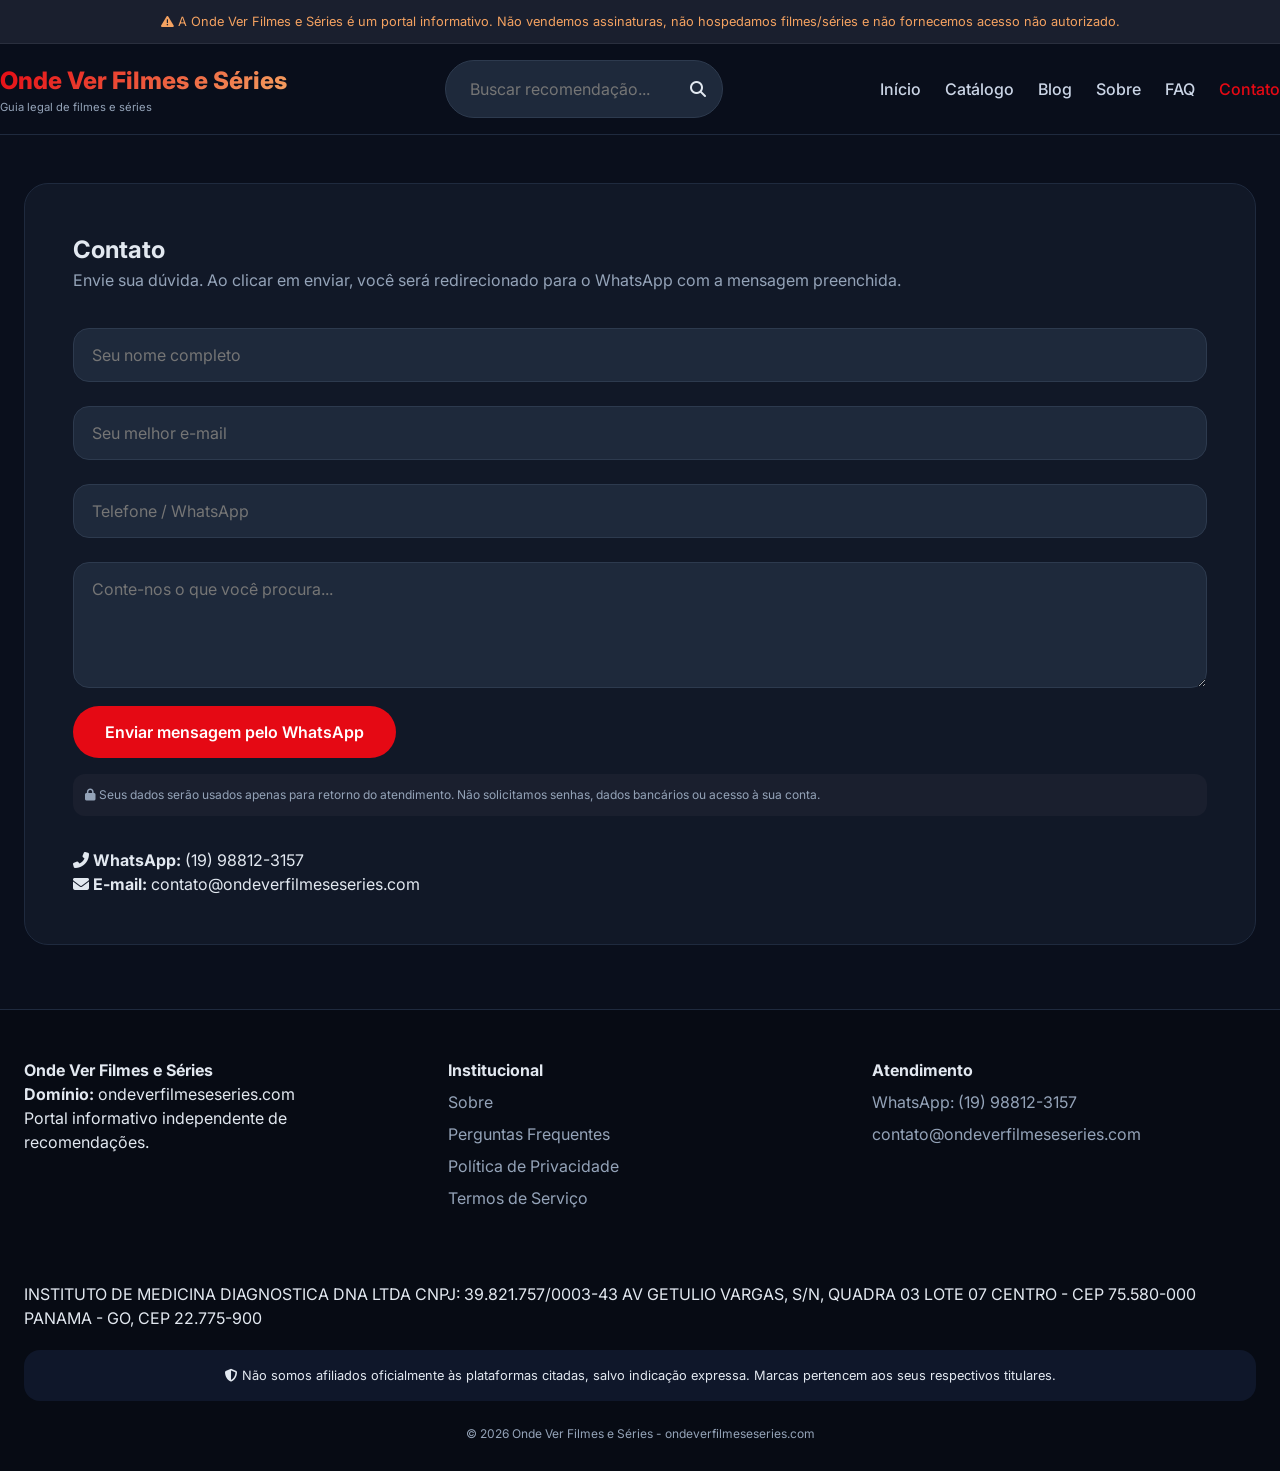
<file: contato/index.html>
<!DOCTYPE html>
<html lang="pt-br">
<head>
  <meta charset="UTF-8">
  <meta name="viewport" content="width=device-width, initial-scale=1.0, viewport-fit=cover">
  <meta name="description" content="Entre em contato com a Onde Ver Filmes e Séries para recomendações e orientação informativa.">
  <meta name="robots" content="index, follow">
  <meta name="author" content="Onde Ver Filmes e Séries">
  <link rel="canonical" href="https://ondeverfilmeseseries.com/contato/">
  <title>Contato | Onde Ver Filmes e Séries</title>
  <link rel="preconnect" href="https://fonts.googleapis.com">
  <link rel="preconnect" href="https://cdnjs.cloudflare.com">
  <link href="https://fonts.googleapis.com/css2?family=Inter:opsz,wght@14..32,300;400;500;600;700;800&display=swap" rel="stylesheet">
  <link rel="stylesheet" href="https://cdnjs.cloudflare.com/ajax/libs/font-awesome/6.5.0/css/all.min.css">
  <link rel="stylesheet" href="../assets/css/style.css">
</head>
<body>
  <div class="legal-top-bar">
    <i class="fas fa-exclamation-triangle"></i>
    A Onde Ver Filmes e Séries é um portal informativo. Não vendemos assinaturas, não hospedamos filmes/séries e não fornecemos acesso não autorizado.
  </div>

  <header class="site-header">
    <div class="container header-inner">
      <div class="logo">
        <a href="../index.html">
          <h1>Onde Ver Filmes e Séries</h1>
          <p>Guia legal de filmes e séries</p>
        </a>
      </div>

      <div class="search-box">
        <input type="text" id="searchInput" placeholder="Buscar recomendação..." aria-label="Buscar recomendação">
        <button id="searchBtn" type="button" aria-label="Buscar"><i class="fas fa-search"></i></button>
      </div>

      <button class="mobile-menu-btn" id="menuToggle" type="button" aria-label="Abrir menu">☰</button>

      <nav class="nav-links" id="navLinks">
        <a class="" href="../index.html">Início</a>
        <a class="" href="../catalogo/">Catálogo</a>
        <a class="" href="../blog/">Blog</a>
        <a class="" href="../sobre/">Sobre</a>
        <a class="" href="../faq/">FAQ</a>
        <a class="active" href="../contato/">Contato</a>
      </nav>
    </div>
  </header>

  <main id="mainContent">
    <div class="container" id="contato">
      <section class="contact-section">
        <h1>Contato</h1>
        <p style="margin-bottom: 24px; color: #94a3b8;">Envie sua dúvida. Ao clicar em enviar, você será redirecionado para o WhatsApp com a mensagem preenchida.</p>
        <form class="contact-form" id="contactForm">
          <input type="text" id="contactName" placeholder="Seu nome completo" required>
          <input type="email" id="contactEmail" placeholder="Seu melhor e-mail" required>
          <input type="tel" id="contactPhone" placeholder="Telefone / WhatsApp" required>
          <textarea rows="4" id="contactMsg" placeholder="Conte-nos o que você procura..." required></textarea>
          <button type="submit">Enviar mensagem pelo WhatsApp</button>
          <div class="form-message" id="formMessage"></div>
        </form>
        <div class="data-notice"><i class="fas fa-lock"></i> Seus dados serão usados apenas para retorno do atendimento. Não solicitamos senhas, dados bancários ou acesso à sua conta.</div>
        <div style="margin-top: 32px;">
          <p><i class="fas fa-phone-alt"></i> <strong>WhatsApp:</strong> <span class="js-whatsapp-label">(19) 98874-1698</span></p>
          <p><i class="fas fa-envelope"></i> <strong>E-mail:</strong> contato@ondeverfilmeseseries.com</p>
        </div>
      </section>
    </div>

  </main>

  <footer>
    <div class="container">
      <div class="footer-grid">
        <div>
          <h4>Onde Ver Filmes e Séries</h4>
          <p><strong>Domínio:</strong> ondeverfilmeseseries.com</p>
          <p>Portal informativo independente de recomendações.</p>
        </div>
        <div>
          <h4>Institucional</h4>
          <a href="../sobre/">Sobre</a>
          <a href="../faq/">Perguntas Frequentes</a>
          <a href="../politica-de-privacidade/">Política de Privacidade</a>
          <a href="../termos-de-servico/">Termos de Serviço</a>
        </div>
        <div>
          <h4>Atendimento</h4>
          <a href="https://wa.me/5519988741698" target="_blank" rel="noopener">WhatsApp: (19) 98874-1698</a>
          <a href="mailto:contato@ondeverfilmeseseries.com">contato@ondeverfilmeseseries.com</a>
        </div>
      </div>
      <div class="company-info">
        <strong></strong><br>
        INSTITUTO DE MEDICINA DIAGNOSTICA DNA LTDA
CNPJ: 39.821.757/0003-43
AV GETULIO VARGAS, S/N, QUADRA 03 LOTE 07
CENTRO - CEP 75.580-000
PANAMA - GO, CEP 22.775-900
      </div>
      <div class="legal-footer">
        <i class="fas fa-shield-alt"></i>
        Não somos afiliados oficialmente às plataformas citadas, salvo indicação expressa. Marcas pertencem aos seus respectivos titulares.
      </div>
      <div class="copyright">&copy; 2026 Onde Ver Filmes e Séries - ondeverfilmeseseries.com</div>
    </div>
  </footer>

  <script src="../assets/js/main.js"></script>
</body>
</html>
</file>
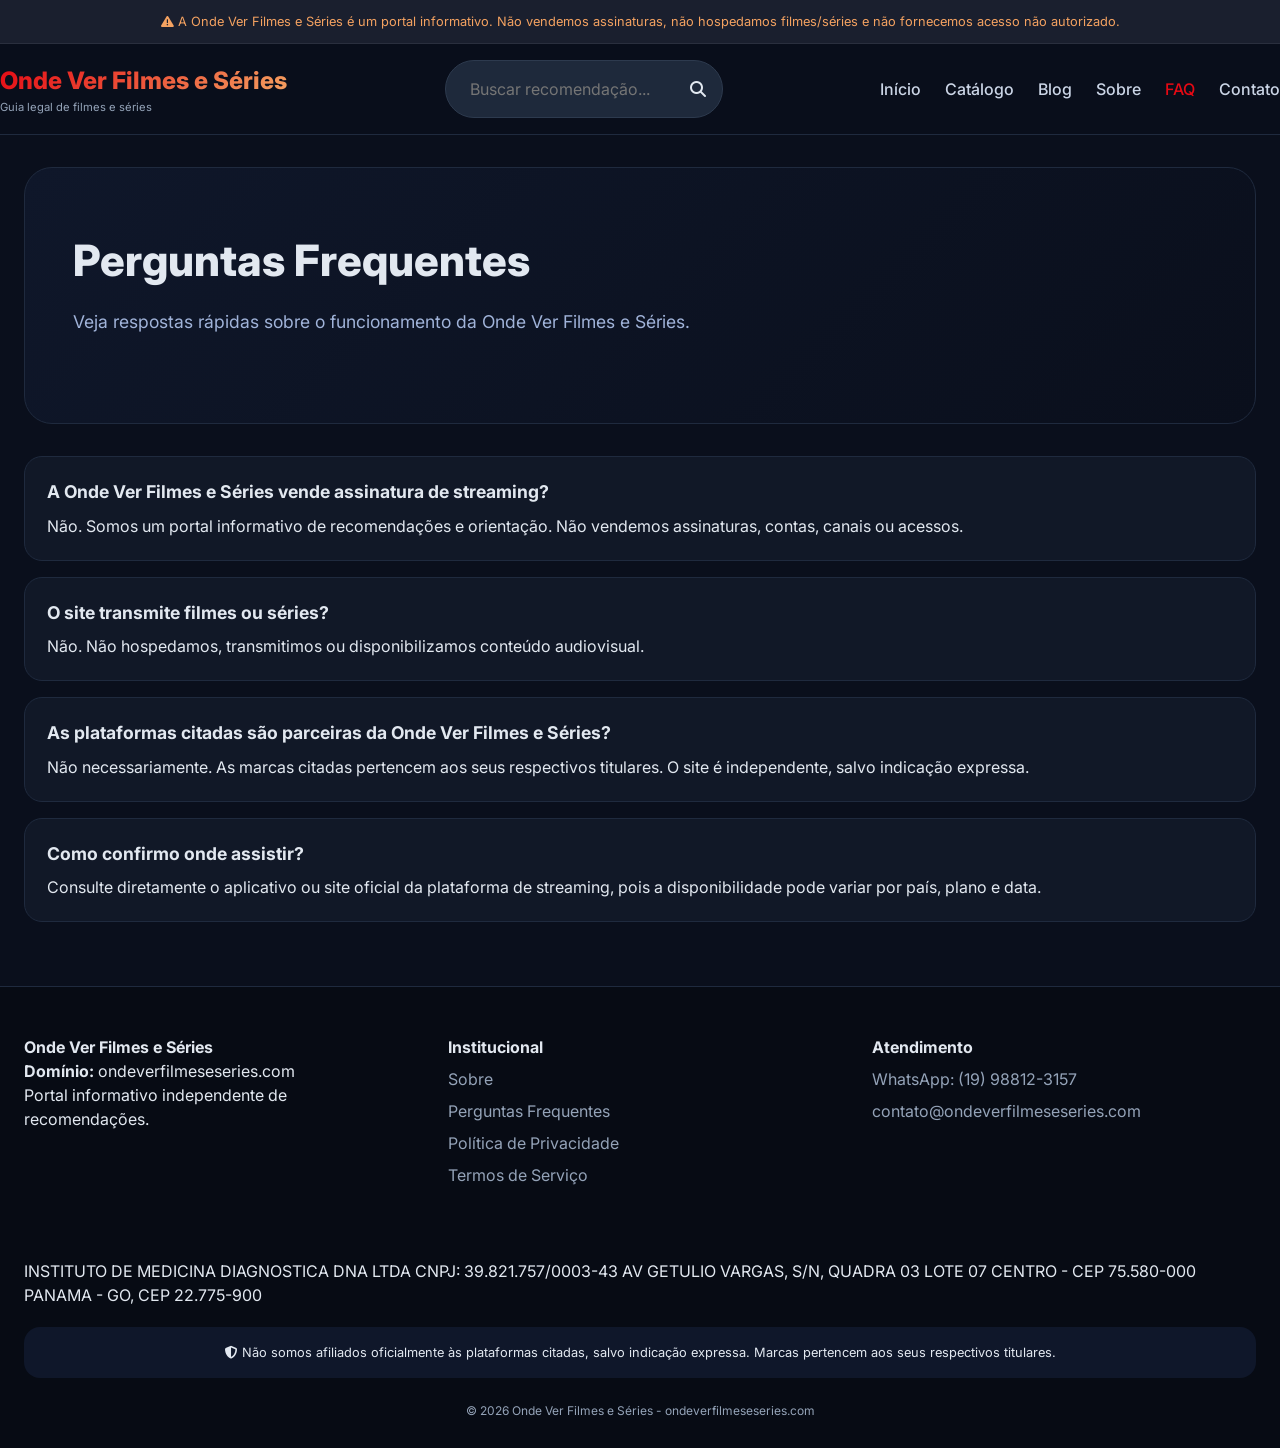
<file: faq/index.html>
<!DOCTYPE html>
<html lang="pt-br">
<head>
  <meta charset="UTF-8">
  <meta name="viewport" content="width=device-width, initial-scale=1.0, viewport-fit=cover">
  <meta name="description" content="Perguntas frequentes sobre a Onde Ver Filmes e Séries, recomendações e consumo legal de filmes e séries.">
  <meta name="robots" content="index, follow">
  <meta name="author" content="Onde Ver Filmes e Séries">
  <link rel="canonical" href="https://ondeverfilmeseseries.com/faq/">
  <title>Perguntas Frequentes | Onde Ver Filmes e Séries</title>
  <link rel="preconnect" href="https://fonts.googleapis.com">
  <link rel="preconnect" href="https://cdnjs.cloudflare.com">
  <link href="https://fonts.googleapis.com/css2?family=Inter:opsz,wght@14..32,300;400;500;600;700;800&display=swap" rel="stylesheet">
  <link rel="stylesheet" href="https://cdnjs.cloudflare.com/ajax/libs/font-awesome/6.5.0/css/all.min.css">
  <link rel="stylesheet" href="../assets/css/style.css">
</head>
<body>
  <div class="legal-top-bar">
    <i class="fas fa-exclamation-triangle"></i>
    A Onde Ver Filmes e Séries é um portal informativo. Não vendemos assinaturas, não hospedamos filmes/séries e não fornecemos acesso não autorizado.
  </div>

  <header class="site-header">
    <div class="container header-inner">
      <div class="logo">
        <a href="../index.html">
          <h1>Onde Ver Filmes e Séries</h1>
          <p>Guia legal de filmes e séries</p>
        </a>
      </div>

      <div class="search-box">
        <input type="text" id="searchInput" placeholder="Buscar recomendação..." aria-label="Buscar recomendação">
        <button id="searchBtn" type="button" aria-label="Buscar"><i class="fas fa-search"></i></button>
      </div>

      <button class="mobile-menu-btn" id="menuToggle" type="button" aria-label="Abrir menu">☰</button>

      <nav class="nav-links" id="navLinks">
        <a class="" href="../index.html">Início</a>
        <a class="" href="../catalogo/">Catálogo</a>
        <a class="" href="../blog/">Blog</a>
        <a class="" href="../sobre/">Sobre</a>
        <a class="active" href="../faq/">FAQ</a>
        <a class="" href="../contato/">Contato</a>
      </nav>
    </div>
  </header>

  <main id="mainContent">
    <div class="container">
      <section class="hero">
        <h1>Perguntas Frequentes</h1>
        <p>Veja respostas rápidas sobre o funcionamento da Onde Ver Filmes e Séries.</p>
      </section>

      <div class="faq-item">
        <h2>A Onde Ver Filmes e Séries vende assinatura de streaming?</h2>
        <p>Não. Somos um portal informativo de recomendações e orientação. Não vendemos assinaturas, contas, canais ou acessos.</p>
      </div>

      <div class="faq-item">
        <h2>O site transmite filmes ou séries?</h2>
        <p>Não. Não hospedamos, transmitimos ou disponibilizamos conteúdo audiovisual.</p>
      </div>

      <div class="faq-item">
        <h2>As plataformas citadas são parceiras da Onde Ver Filmes e Séries?</h2>
        <p>Não necessariamente. As marcas citadas pertencem aos seus respectivos titulares. O site é independente, salvo indicação expressa.</p>
      </div>

      <div class="faq-item">
        <h2>Como confirmo onde assistir?</h2>
        <p>Consulte diretamente o aplicativo ou site oficial da plataforma de streaming, pois a disponibilidade pode variar por país, plano e data.</p>
      </div>
    </div>

  </main>

  <footer>
    <div class="container">
      <div class="footer-grid">
        <div>
          <h4>Onde Ver Filmes e Séries</h4>
          <p><strong>Domínio:</strong> ondeverfilmeseseries.com</p>
          <p>Portal informativo independente de recomendações.</p>
        </div>
        <div>
          <h4>Institucional</h4>
          <a href="../sobre/">Sobre</a>
          <a href="../faq/">Perguntas Frequentes</a>
          <a href="../politica-de-privacidade/">Política de Privacidade</a>
          <a href="../termos-de-servico/">Termos de Serviço</a>
        </div>
        <div>
          <h4>Atendimento</h4>
          <a href="https://wa.me/5519988741698" target="_blank" rel="noopener">WhatsApp: (19) 98874-1698</a>
          <a href="mailto:contato@ondeverfilmeseseries.com">contato@ondeverfilmeseseries.com</a>
        </div>
      </div>
      <div class="company-info">
        <strong></strong><br>
        INSTITUTO DE MEDICINA DIAGNOSTICA DNA LTDA
CNPJ: 39.821.757/0003-43
AV GETULIO VARGAS, S/N, QUADRA 03 LOTE 07
CENTRO - CEP 75.580-000
PANAMA - GO, CEP 22.775-900
      </div>
      <div class="legal-footer">
        <i class="fas fa-shield-alt"></i>
        Não somos afiliados oficialmente às plataformas citadas, salvo indicação expressa. Marcas pertencem aos seus respectivos titulares.
      </div>
      <div class="copyright">&copy; 2026 Onde Ver Filmes e Séries - ondeverfilmeseseries.com</div>
    </div>
  </footer>

  <script src="../assets/js/main.js"></script>
</body>
</html>
</file>
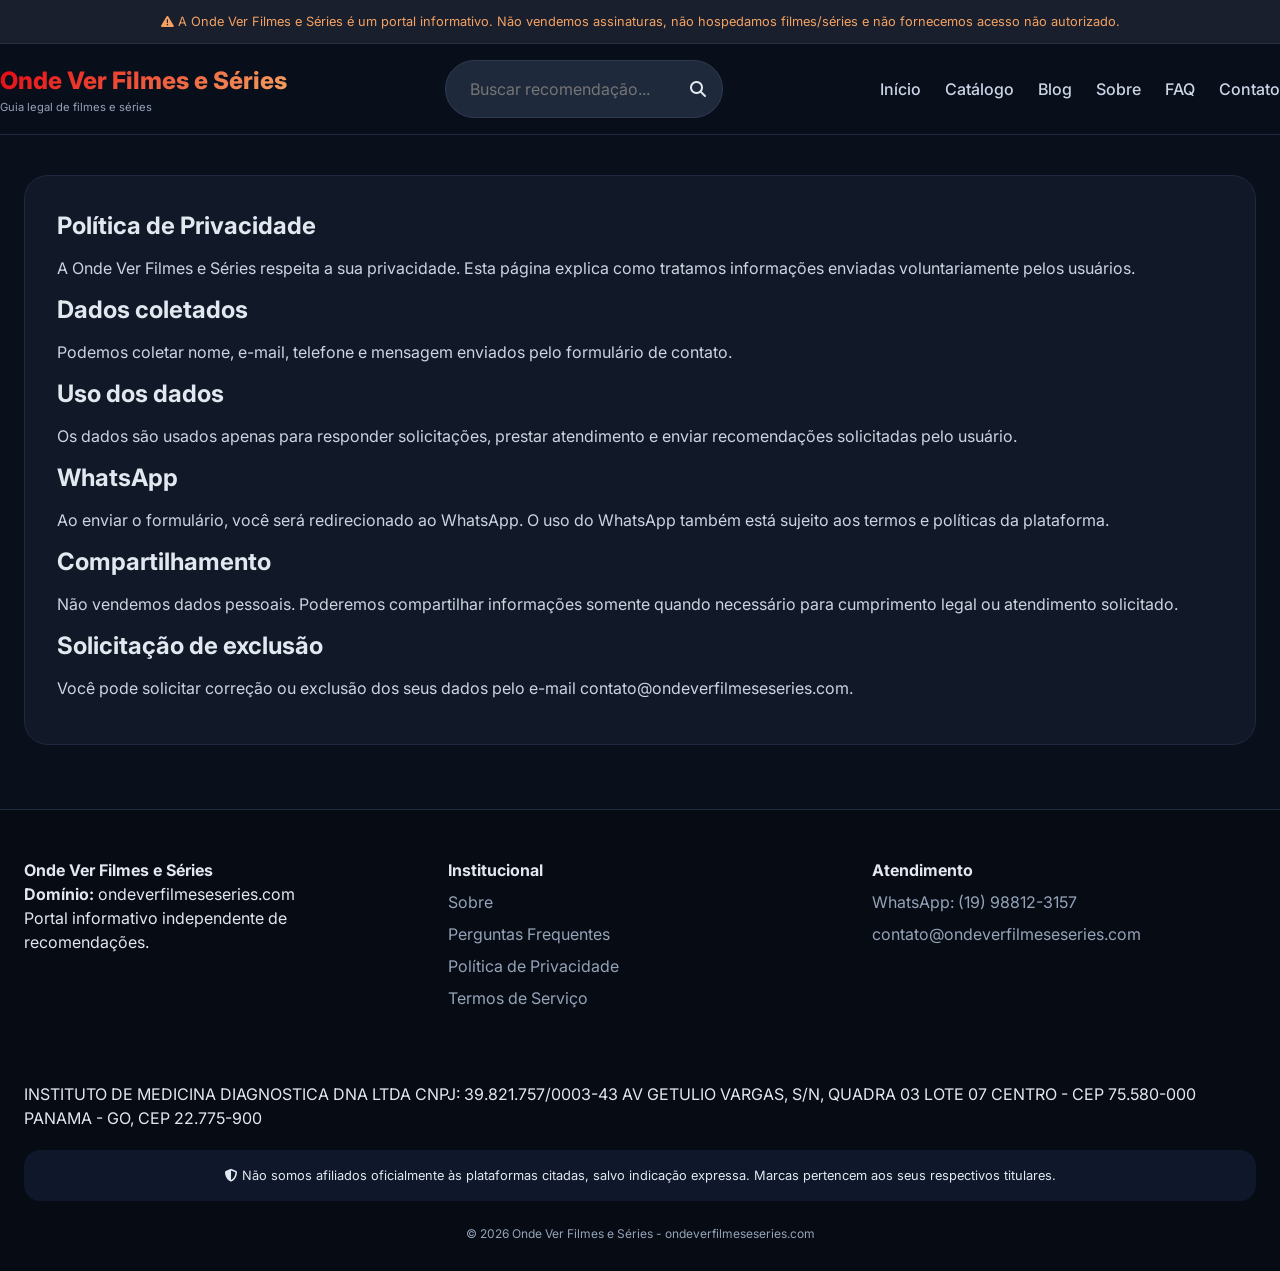
<file: politica-de-privacidade/index.html>
<!DOCTYPE html>
<html lang="pt-br">
<head>
  <meta charset="UTF-8">
  <meta name="viewport" content="width=device-width, initial-scale=1.0, viewport-fit=cover">
  <meta name="description" content="Política de Privacidade da Onde Ver Filmes e Séries.">
  <meta name="robots" content="index, follow">
  <meta name="author" content="Onde Ver Filmes e Séries">
  <link rel="canonical" href="https://ondeverfilmeseseries.com/politica-de-privacidade/">
  <title>Política de Privacidade | Onde Ver Filmes e Séries</title>
  <link rel="preconnect" href="https://fonts.googleapis.com">
  <link rel="preconnect" href="https://cdnjs.cloudflare.com">
  <link href="https://fonts.googleapis.com/css2?family=Inter:opsz,wght@14..32,300;400;500;600;700;800&display=swap" rel="stylesheet">
  <link rel="stylesheet" href="https://cdnjs.cloudflare.com/ajax/libs/font-awesome/6.5.0/css/all.min.css">
  <link rel="stylesheet" href="../assets/css/style.css">
</head>
<body>
  <div class="legal-top-bar">
    <i class="fas fa-exclamation-triangle"></i>
    A Onde Ver Filmes e Séries é um portal informativo. Não vendemos assinaturas, não hospedamos filmes/séries e não fornecemos acesso não autorizado.
  </div>

  <header class="site-header">
    <div class="container header-inner">
      <div class="logo">
        <a href="../index.html">
          <h1>Onde Ver Filmes e Séries</h1>
          <p>Guia legal de filmes e séries</p>
        </a>
      </div>

      <div class="search-box">
        <input type="text" id="searchInput" placeholder="Buscar recomendação..." aria-label="Buscar recomendação">
        <button id="searchBtn" type="button" aria-label="Buscar"><i class="fas fa-search"></i></button>
      </div>

      <button class="mobile-menu-btn" id="menuToggle" type="button" aria-label="Abrir menu">☰</button>

      <nav class="nav-links" id="navLinks">
        <a class="" href="../index.html">Início</a>
        <a class="" href="../catalogo/">Catálogo</a>
        <a class="" href="../blog/">Blog</a>
        <a class="" href="../sobre/">Sobre</a>
        <a class="" href="../faq/">FAQ</a>
        <a class="" href="../contato/">Contato</a>
      </nav>
    </div>
  </header>

  <main id="mainContent">
    <div class="container">
      <section class="content-box">
        <h1>Política de Privacidade</h1>
        <p>A Onde Ver Filmes e Séries respeita a sua privacidade. Esta página explica como tratamos informações enviadas voluntariamente pelos usuários.</p>

        <h2>Dados coletados</h2>
        <p>Podemos coletar nome, e-mail, telefone e mensagem enviados pelo formulário de contato.</p>

        <h2>Uso dos dados</h2>
        <p>Os dados são usados apenas para responder solicitações, prestar atendimento e enviar recomendações solicitadas pelo usuário.</p>

        <h2>WhatsApp</h2>
        <p>Ao enviar o formulário, você será redirecionado ao WhatsApp. O uso do WhatsApp também está sujeito aos termos e políticas da plataforma.</p>

        <h2>Compartilhamento</h2>
        <p>Não vendemos dados pessoais. Poderemos compartilhar informações somente quando necessário para cumprimento legal ou atendimento solicitado.</p>

        <h2>Solicitação de exclusão</h2>
        <p>Você pode solicitar correção ou exclusão dos seus dados pelo e-mail contato@ondeverfilmeseseries.com.</p>
      </section>
    </div>

  </main>

  <footer>
    <div class="container">
      <div class="footer-grid">
        <div>
          <h4>Onde Ver Filmes e Séries</h4>
          <p><strong>Domínio:</strong> ondeverfilmeseseries.com</p>
          <p>Portal informativo independente de recomendações.</p>
        </div>
        <div>
          <h4>Institucional</h4>
          <a href="../sobre/">Sobre</a>
          <a href="../faq/">Perguntas Frequentes</a>
          <a href="../politica-de-privacidade/">Política de Privacidade</a>
          <a href="../termos-de-servico/">Termos de Serviço</a>
        </div>
        <div>
          <h4>Atendimento</h4>
          <a href="https://wa.me/5519988741698" target="_blank" rel="noopener">WhatsApp: (19) 98874-1698</a>
          <a href="mailto:contato@ondeverfilmeseseries.com">contato@ondeverfilmeseseries.com</a>
        </div>
      </div>
      <div class="company-info">
        <strong></strong><br>
        INSTITUTO DE MEDICINA DIAGNOSTICA DNA LTDA
CNPJ: 39.821.757/0003-43
AV GETULIO VARGAS, S/N, QUADRA 03 LOTE 07
CENTRO - CEP 75.580-000
PANAMA - GO, CEP 22.775-900
      </div>
      <div class="legal-footer">
        <i class="fas fa-shield-alt"></i>
        Não somos afiliados oficialmente às plataformas citadas, salvo indicação expressa. Marcas pertencem aos seus respectivos titulares.
      </div>
      <div class="copyright">&copy; 2026 Onde Ver Filmes e Séries - ondeverfilmeseseries.com</div>
    </div>
  </footer>

  <script src="../assets/js/main.js"></script>
</body>
</html>
</file>
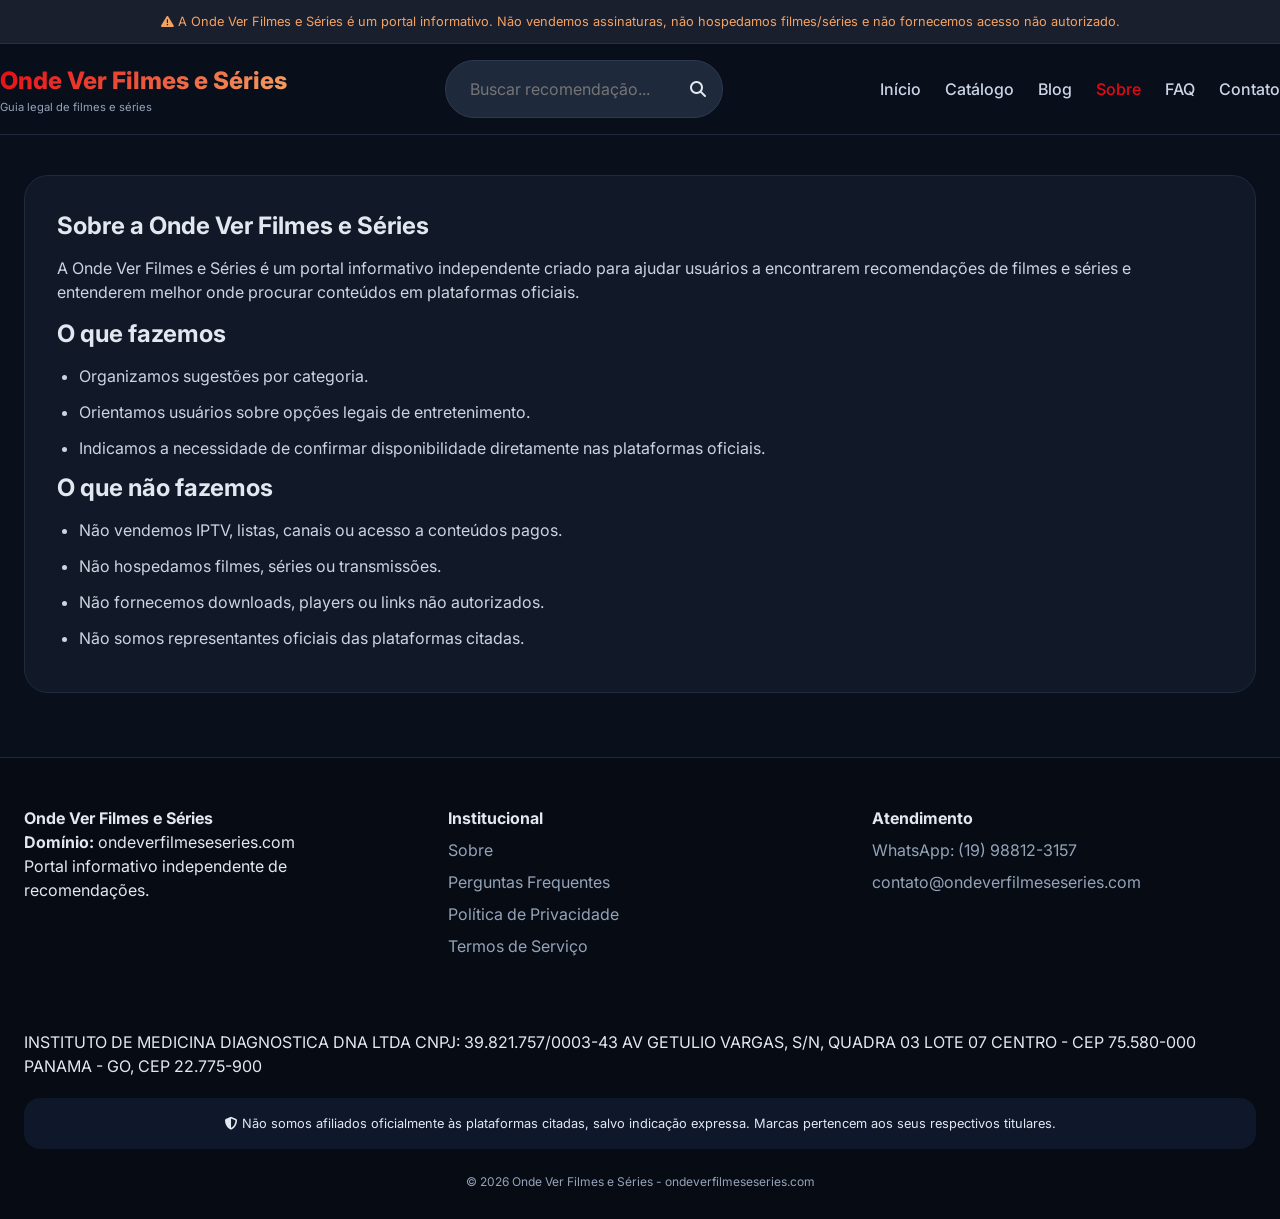
<file: sobre/index.html>
<!DOCTYPE html>
<html lang="pt-br">
<head>
  <meta charset="UTF-8">
  <meta name="viewport" content="width=device-width, initial-scale=1.0, viewport-fit=cover">
  <meta name="description" content="Conheça a Onde Ver Filmes e Séries, portal informativo independente sobre filmes, séries e plataformas oficiais.">
  <meta name="robots" content="index, follow">
  <meta name="author" content="Onde Ver Filmes e Séries">
  <link rel="canonical" href="https://ondeverfilmeseseries.com/sobre/">
  <title>Sobre | Onde Ver Filmes e Séries</title>
  <link rel="preconnect" href="https://fonts.googleapis.com">
  <link rel="preconnect" href="https://cdnjs.cloudflare.com">
  <link href="https://fonts.googleapis.com/css2?family=Inter:opsz,wght@14..32,300;400;500;600;700;800&display=swap" rel="stylesheet">
  <link rel="stylesheet" href="https://cdnjs.cloudflare.com/ajax/libs/font-awesome/6.5.0/css/all.min.css">
  <link rel="stylesheet" href="../assets/css/style.css">
</head>
<body>
  <div class="legal-top-bar">
    <i class="fas fa-exclamation-triangle"></i>
    A Onde Ver Filmes e Séries é um portal informativo. Não vendemos assinaturas, não hospedamos filmes/séries e não fornecemos acesso não autorizado.
  </div>

  <header class="site-header">
    <div class="container header-inner">
      <div class="logo">
        <a href="../index.html">
          <h1>Onde Ver Filmes e Séries</h1>
          <p>Guia legal de filmes e séries</p>
        </a>
      </div>

      <div class="search-box">
        <input type="text" id="searchInput" placeholder="Buscar recomendação..." aria-label="Buscar recomendação">
        <button id="searchBtn" type="button" aria-label="Buscar"><i class="fas fa-search"></i></button>
      </div>

      <button class="mobile-menu-btn" id="menuToggle" type="button" aria-label="Abrir menu">☰</button>

      <nav class="nav-links" id="navLinks">
        <a class="" href="../index.html">Início</a>
        <a class="" href="../catalogo/">Catálogo</a>
        <a class="" href="../blog/">Blog</a>
        <a class="active" href="../sobre/">Sobre</a>
        <a class="" href="../faq/">FAQ</a>
        <a class="" href="../contato/">Contato</a>
      </nav>
    </div>
  </header>

  <main id="mainContent">
    <div class="container">
      <section class="content-box">
        <h1>Sobre a Onde Ver Filmes e Séries</h1>
        <p>A Onde Ver Filmes e Séries é um portal informativo independente criado para ajudar usuários a encontrarem recomendações de filmes e séries e entenderem melhor onde procurar conteúdos em plataformas oficiais.</p>

        <h2>O que fazemos</h2>
        <ul class="legal-list">
          <li>Organizamos sugestões por categoria.</li>
          <li>Orientamos usuários sobre opções legais de entretenimento.</li>
          <li>Indicamos a necessidade de confirmar disponibilidade diretamente nas plataformas oficiais.</li>
        </ul>

        <h2>O que não fazemos</h2>
        <ul class="legal-list">
          <li>Não vendemos IPTV, listas, canais ou acesso a conteúdos pagos.</li>
          <li>Não hospedamos filmes, séries ou transmissões.</li>
          <li>Não fornecemos downloads, players ou links não autorizados.</li>
          <li>Não somos representantes oficiais das plataformas citadas.</li>
        </ul>
      </section>
    </div>

  </main>

  <footer>
    <div class="container">
      <div class="footer-grid">
        <div>
          <h4>Onde Ver Filmes e Séries</h4>
          <p><strong>Domínio:</strong> ondeverfilmeseseries.com</p>
          <p>Portal informativo independente de recomendações.</p>
        </div>
        <div>
          <h4>Institucional</h4>
          <a href="../sobre/">Sobre</a>
          <a href="../faq/">Perguntas Frequentes</a>
          <a href="../politica-de-privacidade/">Política de Privacidade</a>
          <a href="../termos-de-servico/">Termos de Serviço</a>
        </div>
        <div>
          <h4>Atendimento</h4>
          <a href="https://wa.me/5519988741698" target="_blank" rel="noopener">WhatsApp: (19) 98874-1698</a>
          <a href="mailto:contato@ondeverfilmeseseries.com">contato@ondeverfilmeseseries.com</a>
        </div>
      </div>
      <div class="company-info">
        <strong></strong><br>
        INSTITUTO DE MEDICINA DIAGNOSTICA DNA LTDA
CNPJ: 39.821.757/0003-43
AV GETULIO VARGAS, S/N, QUADRA 03 LOTE 07
CENTRO - CEP 75.580-000
PANAMA - GO, CEP 22.775-900
      </div>
      <div class="legal-footer">
        <i class="fas fa-shield-alt"></i>
        Não somos afiliados oficialmente às plataformas citadas, salvo indicação expressa. Marcas pertencem aos seus respectivos titulares.
      </div>
      <div class="copyright">&copy; 2026 Onde Ver Filmes e Séries - ondeverfilmeseseries.com</div>
    </div>
  </footer>

  <script src="../assets/js/main.js"></script>
</body>
</html>
</file>
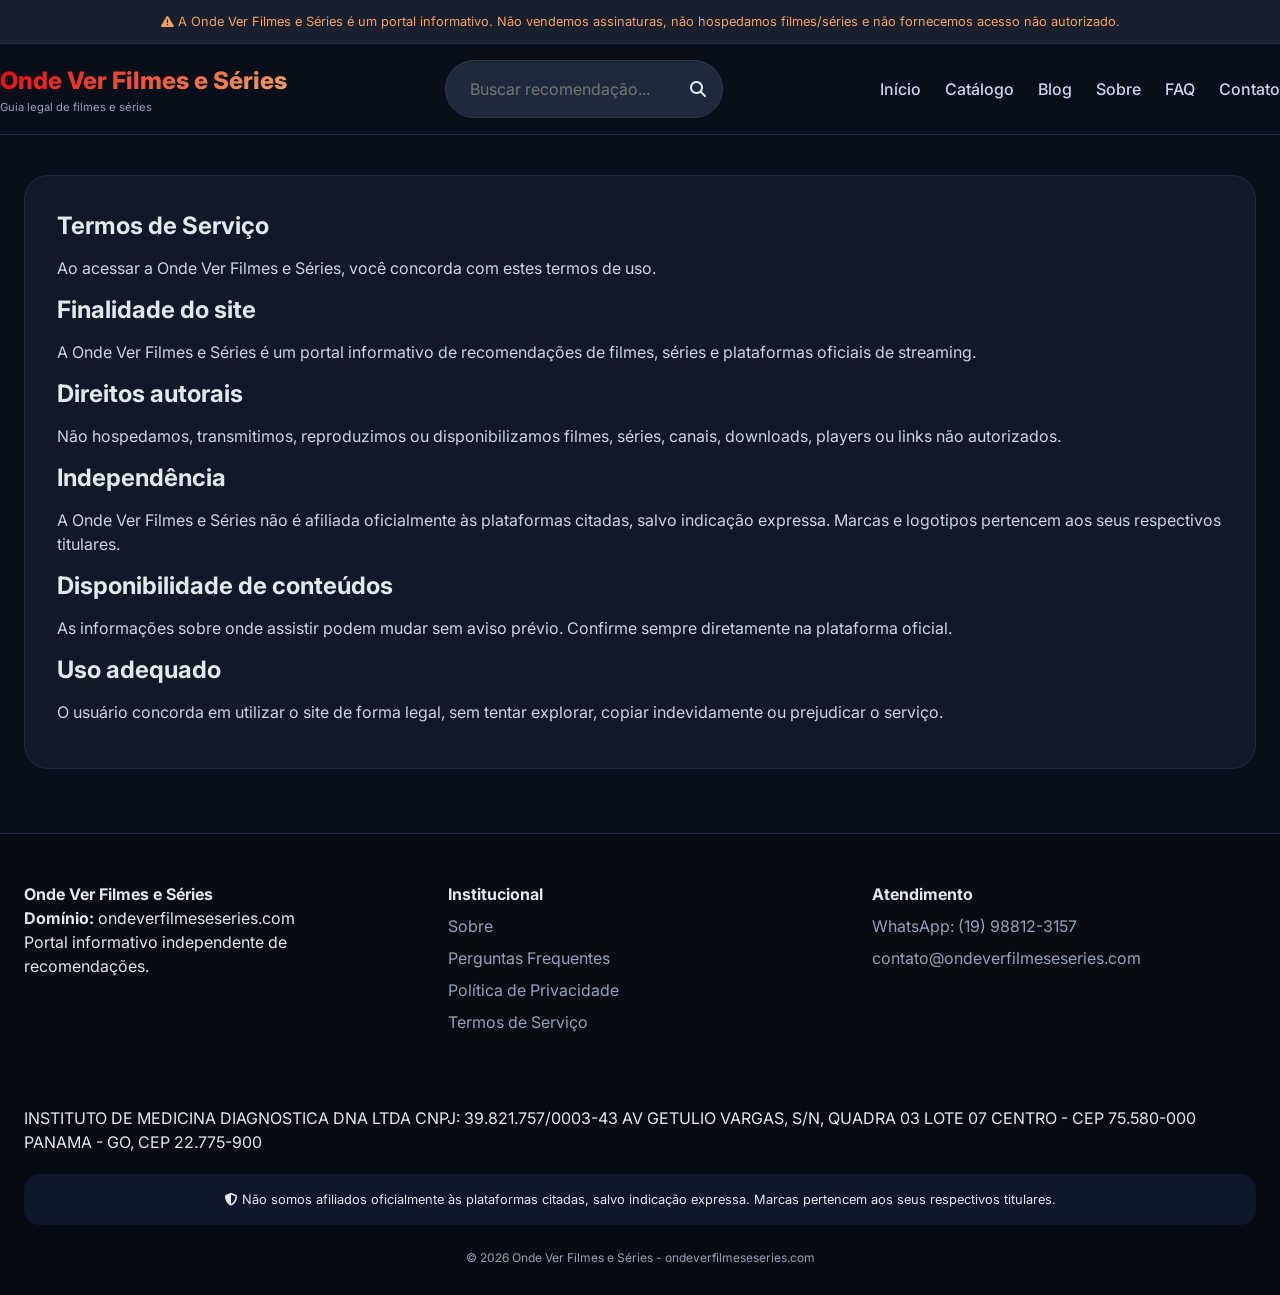
<file: termos-de-servico/index.html>
<!DOCTYPE html>
<html lang="pt-br">
<head>
  <meta charset="UTF-8">
  <meta name="viewport" content="width=device-width, initial-scale=1.0, viewport-fit=cover">
  <meta name="description" content="Termos de Serviço da Onde Ver Filmes e Séries.">
  <meta name="robots" content="index, follow">
  <meta name="author" content="Onde Ver Filmes e Séries">
  <link rel="canonical" href="https://ondeverfilmeseseries.com/termos-de-servico/">
  <title>Termos de Serviço | Onde Ver Filmes e Séries</title>
  <link rel="preconnect" href="https://fonts.googleapis.com">
  <link rel="preconnect" href="https://cdnjs.cloudflare.com">
  <link href="https://fonts.googleapis.com/css2?family=Inter:opsz,wght@14..32,300;400;500;600;700;800&display=swap" rel="stylesheet">
  <link rel="stylesheet" href="https://cdnjs.cloudflare.com/ajax/libs/font-awesome/6.5.0/css/all.min.css">
  <link rel="stylesheet" href="../assets/css/style.css">
</head>
<body>
  <div class="legal-top-bar">
    <i class="fas fa-exclamation-triangle"></i>
    A Onde Ver Filmes e Séries é um portal informativo. Não vendemos assinaturas, não hospedamos filmes/séries e não fornecemos acesso não autorizado.
  </div>

  <header class="site-header">
    <div class="container header-inner">
      <div class="logo">
        <a href="../index.html">
          <h1>Onde Ver Filmes e Séries</h1>
          <p>Guia legal de filmes e séries</p>
        </a>
      </div>

      <div class="search-box">
        <input type="text" id="searchInput" placeholder="Buscar recomendação..." aria-label="Buscar recomendação">
        <button id="searchBtn" type="button" aria-label="Buscar"><i class="fas fa-search"></i></button>
      </div>

      <button class="mobile-menu-btn" id="menuToggle" type="button" aria-label="Abrir menu">☰</button>

      <nav class="nav-links" id="navLinks">
        <a class="" href="../index.html">Início</a>
        <a class="" href="../catalogo/">Catálogo</a>
        <a class="" href="../blog/">Blog</a>
        <a class="" href="../sobre/">Sobre</a>
        <a class="" href="../faq/">FAQ</a>
        <a class="" href="../contato/">Contato</a>
      </nav>
    </div>
  </header>

  <main id="mainContent">
    <div class="container">
      <section class="content-box">
        <h1>Termos de Serviço</h1>
        <p>Ao acessar a Onde Ver Filmes e Séries, você concorda com estes termos de uso.</p>

        <h2>Finalidade do site</h2>
        <p>A Onde Ver Filmes e Séries é um portal informativo de recomendações de filmes, séries e plataformas oficiais de streaming.</p>

        <h2>Direitos autorais</h2>
        <p>Não hospedamos, transmitimos, reproduzimos ou disponibilizamos filmes, séries, canais, downloads, players ou links não autorizados.</p>

        <h2>Independência</h2>
        <p>A Onde Ver Filmes e Séries não é afiliada oficialmente às plataformas citadas, salvo indicação expressa. Marcas e logotipos pertencem aos seus respectivos titulares.</p>

        <h2>Disponibilidade de conteúdos</h2>
        <p>As informações sobre onde assistir podem mudar sem aviso prévio. Confirme sempre diretamente na plataforma oficial.</p>

        <h2>Uso adequado</h2>
        <p>O usuário concorda em utilizar o site de forma legal, sem tentar explorar, copiar indevidamente ou prejudicar o serviço.</p>
      </section>
    </div>

  </main>

  <footer>
    <div class="container">
      <div class="footer-grid">
        <div>
          <h4>Onde Ver Filmes e Séries</h4>
          <p><strong>Domínio:</strong> ondeverfilmeseseries.com</p>
          <p>Portal informativo independente de recomendações.</p>
        </div>
        <div>
          <h4>Institucional</h4>
          <a href="../sobre/">Sobre</a>
          <a href="../faq/">Perguntas Frequentes</a>
          <a href="../politica-de-privacidade/">Política de Privacidade</a>
          <a href="../termos-de-servico/">Termos de Serviço</a>
        </div>
        <div>
          <h4>Atendimento</h4>
          <a href="https://wa.me/5519988741698" target="_blank" rel="noopener">WhatsApp: (19) 98874-1698</a>
          <a href="mailto:contato@ondeverfilmeseseries.com">contato@ondeverfilmeseseries.com</a>
        </div>
      </div>
      <div class="company-info">
        <strong></strong><br>
        INSTITUTO DE MEDICINA DIAGNOSTICA DNA LTDA
CNPJ: 39.821.757/0003-43
AV GETULIO VARGAS, S/N, QUADRA 03 LOTE 07
CENTRO - CEP 75.580-000
PANAMA - GO, CEP 22.775-900
      </div>
      <div class="legal-footer">
        <i class="fas fa-shield-alt"></i>
        Não somos afiliados oficialmente às plataformas citadas, salvo indicação expressa. Marcas pertencem aos seus respectivos titulares.
      </div>
      <div class="copyright">&copy; 2026 Onde Ver Filmes e Séries - ondeverfilmeseseries.com</div>
    </div>
  </footer>

  <script src="../assets/js/main.js"></script>
</body>
</html>
</file>
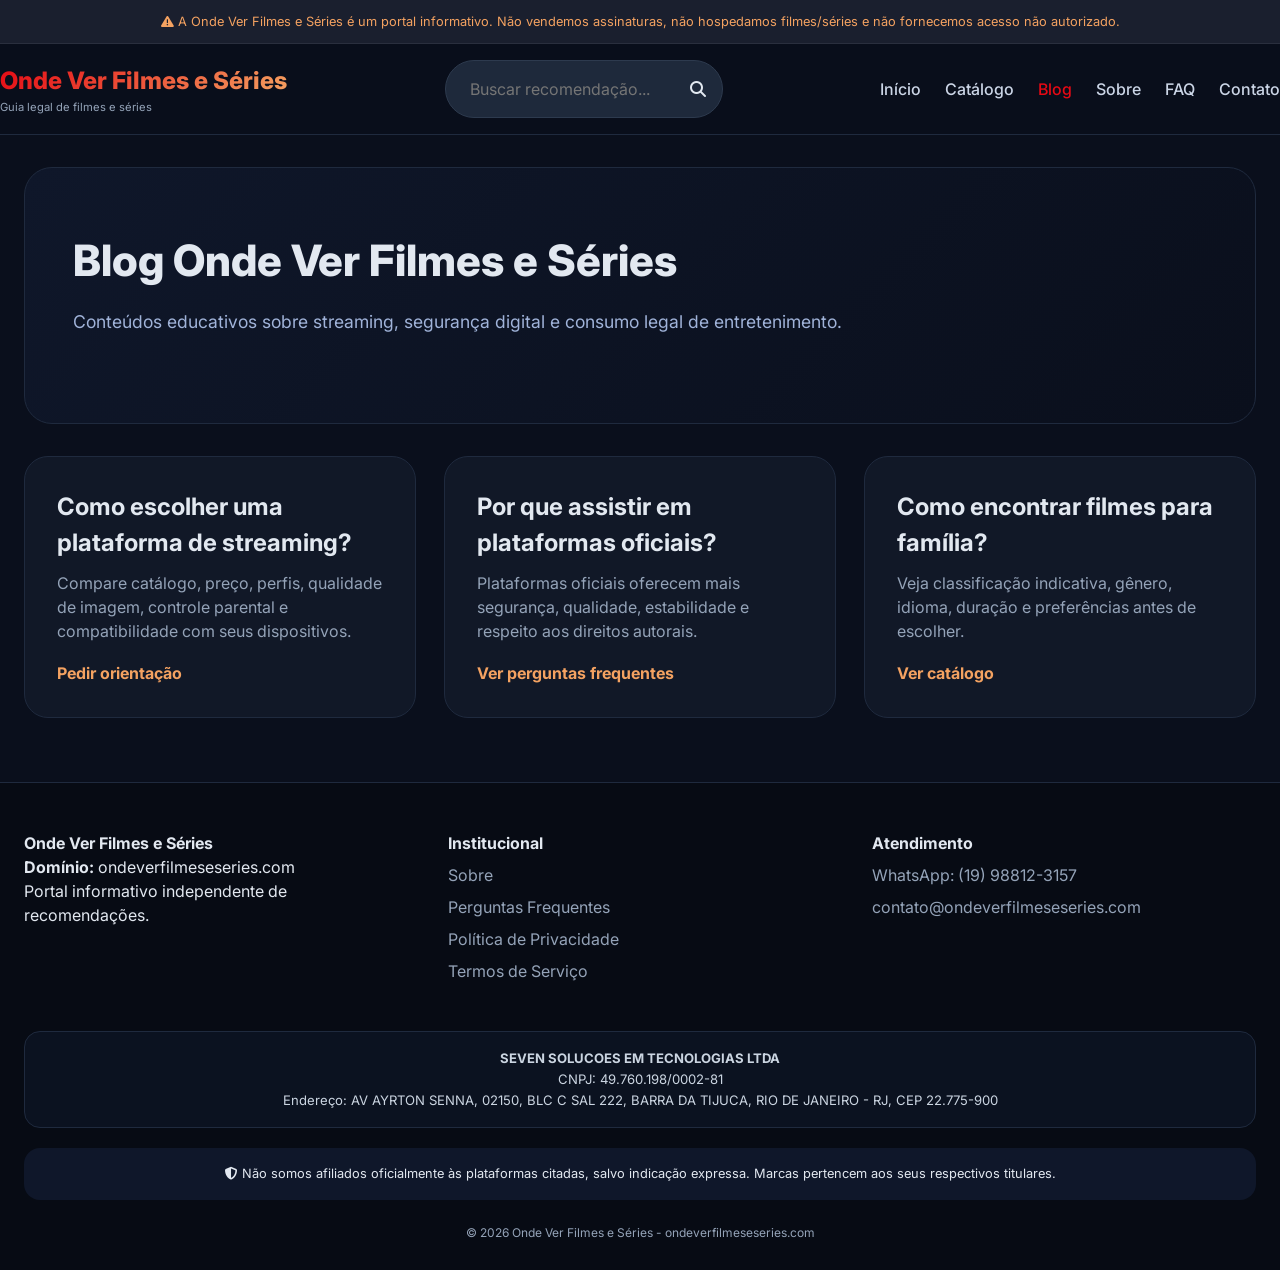
<file: assets/blog/index.html>
<!DOCTYPE html>
<html lang="pt-br">
<head>
  <meta charset="UTF-8">
  <meta name="viewport" content="width=device-width, initial-scale=1.0, viewport-fit=cover">
  <meta name="description" content="Blog da Onde Ver Filmes e Séries com dicas sobre streaming legal, segurança e filmes e séries.">
  <meta name="robots" content="index, follow">
  <meta name="author" content="Onde Ver Filmes e Séries">
  <link rel="canonical" href="https://ondeverfilmeseseries.com/blog/">
  <title>Blog | Onde Ver Filmes e Séries</title>
  <link rel="preconnect" href="https://fonts.googleapis.com">
  <link rel="preconnect" href="https://cdnjs.cloudflare.com">
  <link href="https://fonts.googleapis.com/css2?family=Inter:opsz,wght@14..32,300;400;500;600;700;800&display=swap" rel="stylesheet">
  <link rel="stylesheet" href="https://cdnjs.cloudflare.com/ajax/libs/font-awesome/6.5.0/css/all.min.css">
  <link rel="stylesheet" href="../assets/css/style.css">
</head>
<body>
  <div class="legal-top-bar">
    <i class="fas fa-exclamation-triangle"></i>
    A Onde Ver Filmes e Séries é um portal informativo. Não vendemos assinaturas, não hospedamos filmes/séries e não fornecemos acesso não autorizado.
  </div>

  <header class="site-header">
    <div class="container header-inner">
      <div class="logo">
        <a href="../index.html">
          <h1>Onde Ver Filmes e Séries</h1>
          <p>Guia legal de filmes e séries</p>
        </a>
      </div>

      <div class="search-box">
        <input type="text" id="searchInput" placeholder="Buscar recomendação..." aria-label="Buscar recomendação">
        <button id="searchBtn" type="button" aria-label="Buscar"><i class="fas fa-search"></i></button>
      </div>

      <button class="mobile-menu-btn" id="menuToggle" type="button" aria-label="Abrir menu">☰</button>

      <nav class="nav-links" id="navLinks">
        <a class="" href="../index.html">Início</a>
        <a class="" href="../catalogo/">Catálogo</a>
        <a class="active" href="../blog/">Blog</a>
        <a class="" href="../sobre/">Sobre</a>
        <a class="" href="../faq/">FAQ</a>
        <a class="" href="../contato/">Contato</a>
      </nav>
    </div>
  </header>

  <main id="mainContent">
    <div class="container">
      <section class="hero">
        <h1>Blog Onde Ver Filmes e Séries</h1>
        <p>Conteúdos educativos sobre streaming, segurança digital e consumo legal de entretenimento.</p>
      </section>

      <section class="blog-grid">
        <article class="blog-card">
          <h2>Como escolher uma plataforma de streaming?</h2>
          <p>Compare catálogo, preço, perfis, qualidade de imagem, controle parental e compatibilidade com seus dispositivos.</p>
          <a href="../contato/">Pedir orientação</a>
        </article>
        <article class="blog-card">
          <h2>Por que assistir em plataformas oficiais?</h2>
          <p>Plataformas oficiais oferecem mais segurança, qualidade, estabilidade e respeito aos direitos autorais.</p>
          <a href="../faq/">Ver perguntas frequentes</a>
        </article>
        <article class="blog-card">
          <h2>Como encontrar filmes para família?</h2>
          <p>Veja classificação indicativa, gênero, idioma, duração e preferências antes de escolher.</p>
          <a href="../catalogo/">Ver catálogo</a>
        </article>
      </section>
    </div>

  </main>

  <footer>
    <div class="container">
      <div class="footer-grid">
        <div>
          <h4>Onde Ver Filmes e Séries</h4>
          <p><strong>Domínio:</strong> ondeverfilmeseseries.com</p>
          <p>Portal informativo independente de recomendações.</p>
        </div>
        <div>
          <h4>Institucional</h4>
          <a href="../sobre/">Sobre</a>
          <a href="../faq/">Perguntas Frequentes</a>
          <a href="../politica-de-privacidade/">Política de Privacidade</a>
          <a href="../termos-de-servico/">Termos de Serviço</a>
        </div>
        <div>
          <h4>Atendimento</h4>
          <a href="https://wa.me/5519988741698" target="_blank" rel="noopener">WhatsApp: (19) 98874-1698</a>
          <a href="mailto:contato@ondeverfilmeseseries.com">contato@ondeverfilmeseseries.com</a>
        </div>
      </div>
      <div class="company-info">
        <strong>SEVEN SOLUCOES EM TECNOLOGIAS LTDA</strong><br>
        CNPJ: 49.760.198/0002-81<br>
        Endereço: AV AYRTON SENNA, 02150, BLC C SAL 222, BARRA DA TIJUCA, RIO DE JANEIRO - RJ, CEP 22.775-900
      </div>
      <div class="legal-footer">
        <i class="fas fa-shield-alt"></i>
        Não somos afiliados oficialmente às plataformas citadas, salvo indicação expressa. Marcas pertencem aos seus respectivos titulares.
      </div>
      <div class="copyright">&copy; 2026 Onde Ver Filmes e Séries - ondeverfilmeseseries.com</div>
    </div>
  </footer>

  <script src="../assets/js/main.js"></script>
</body>
</html>
</file>
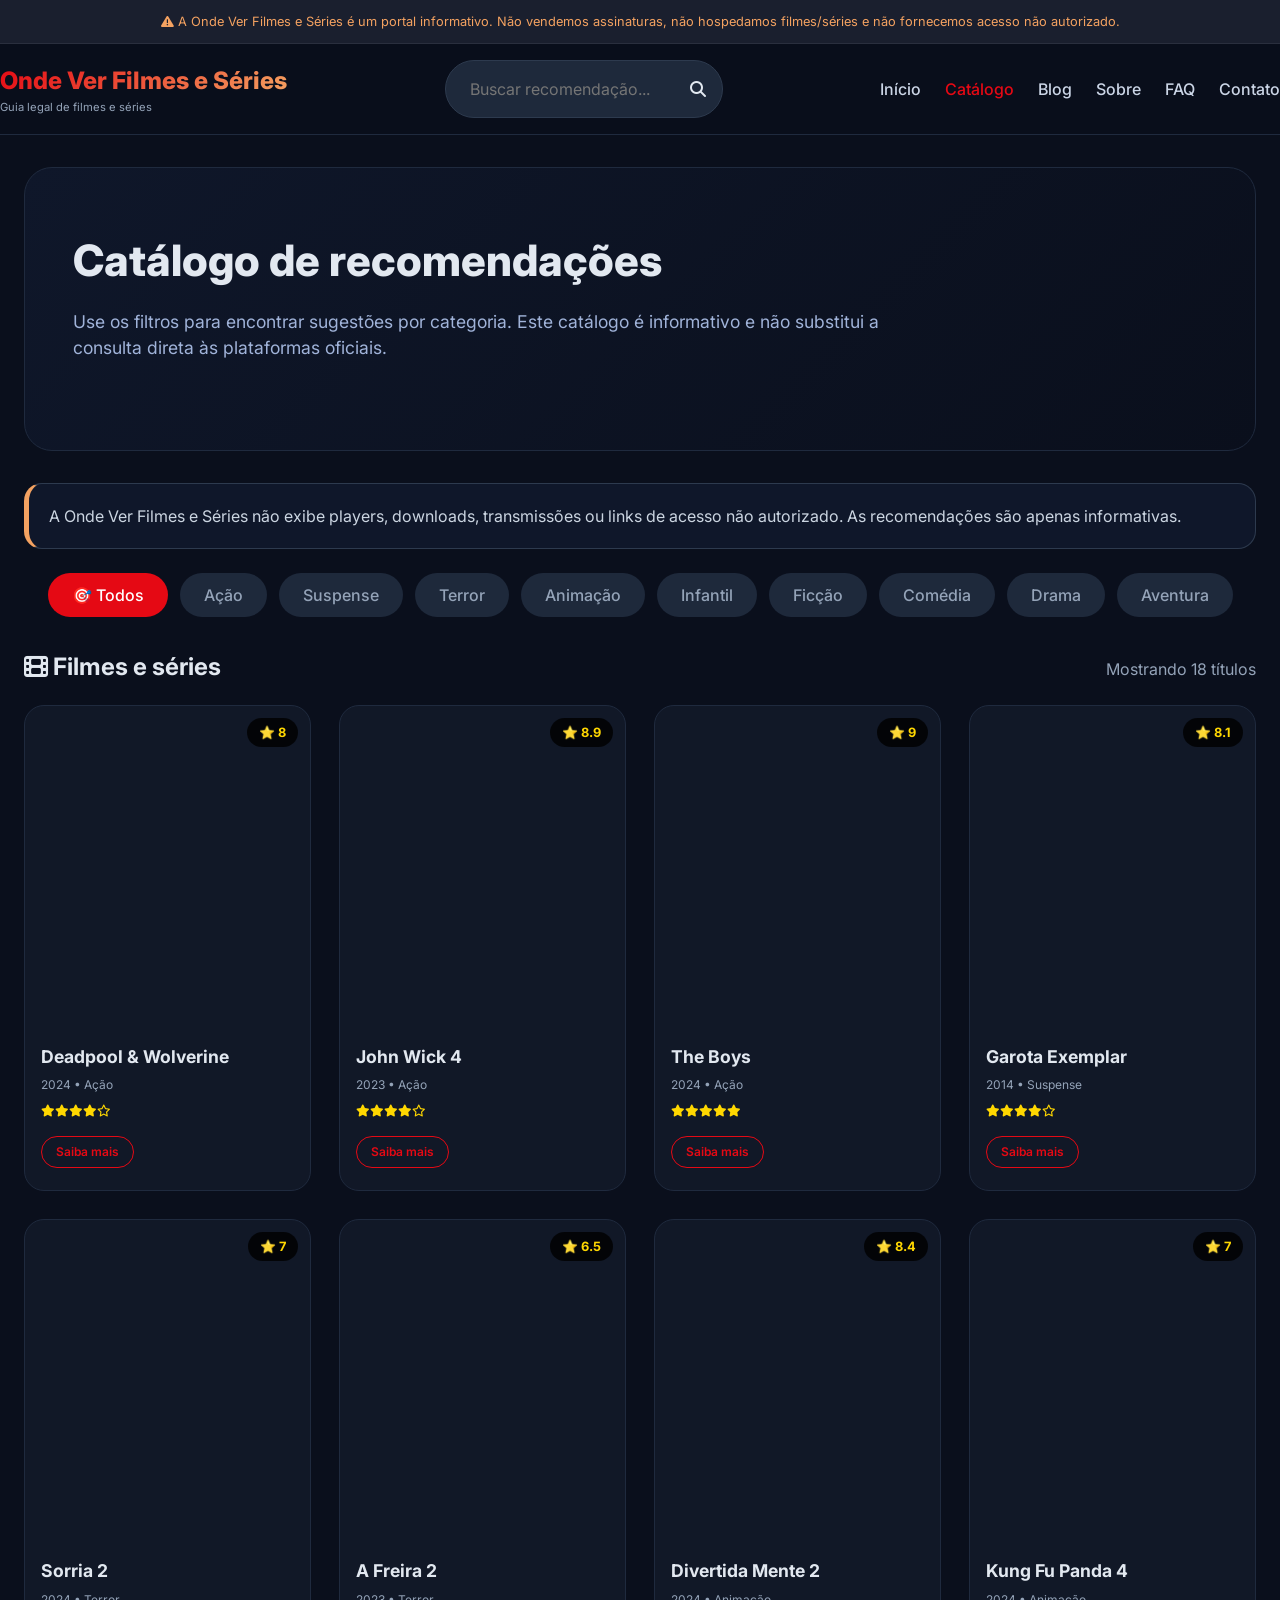
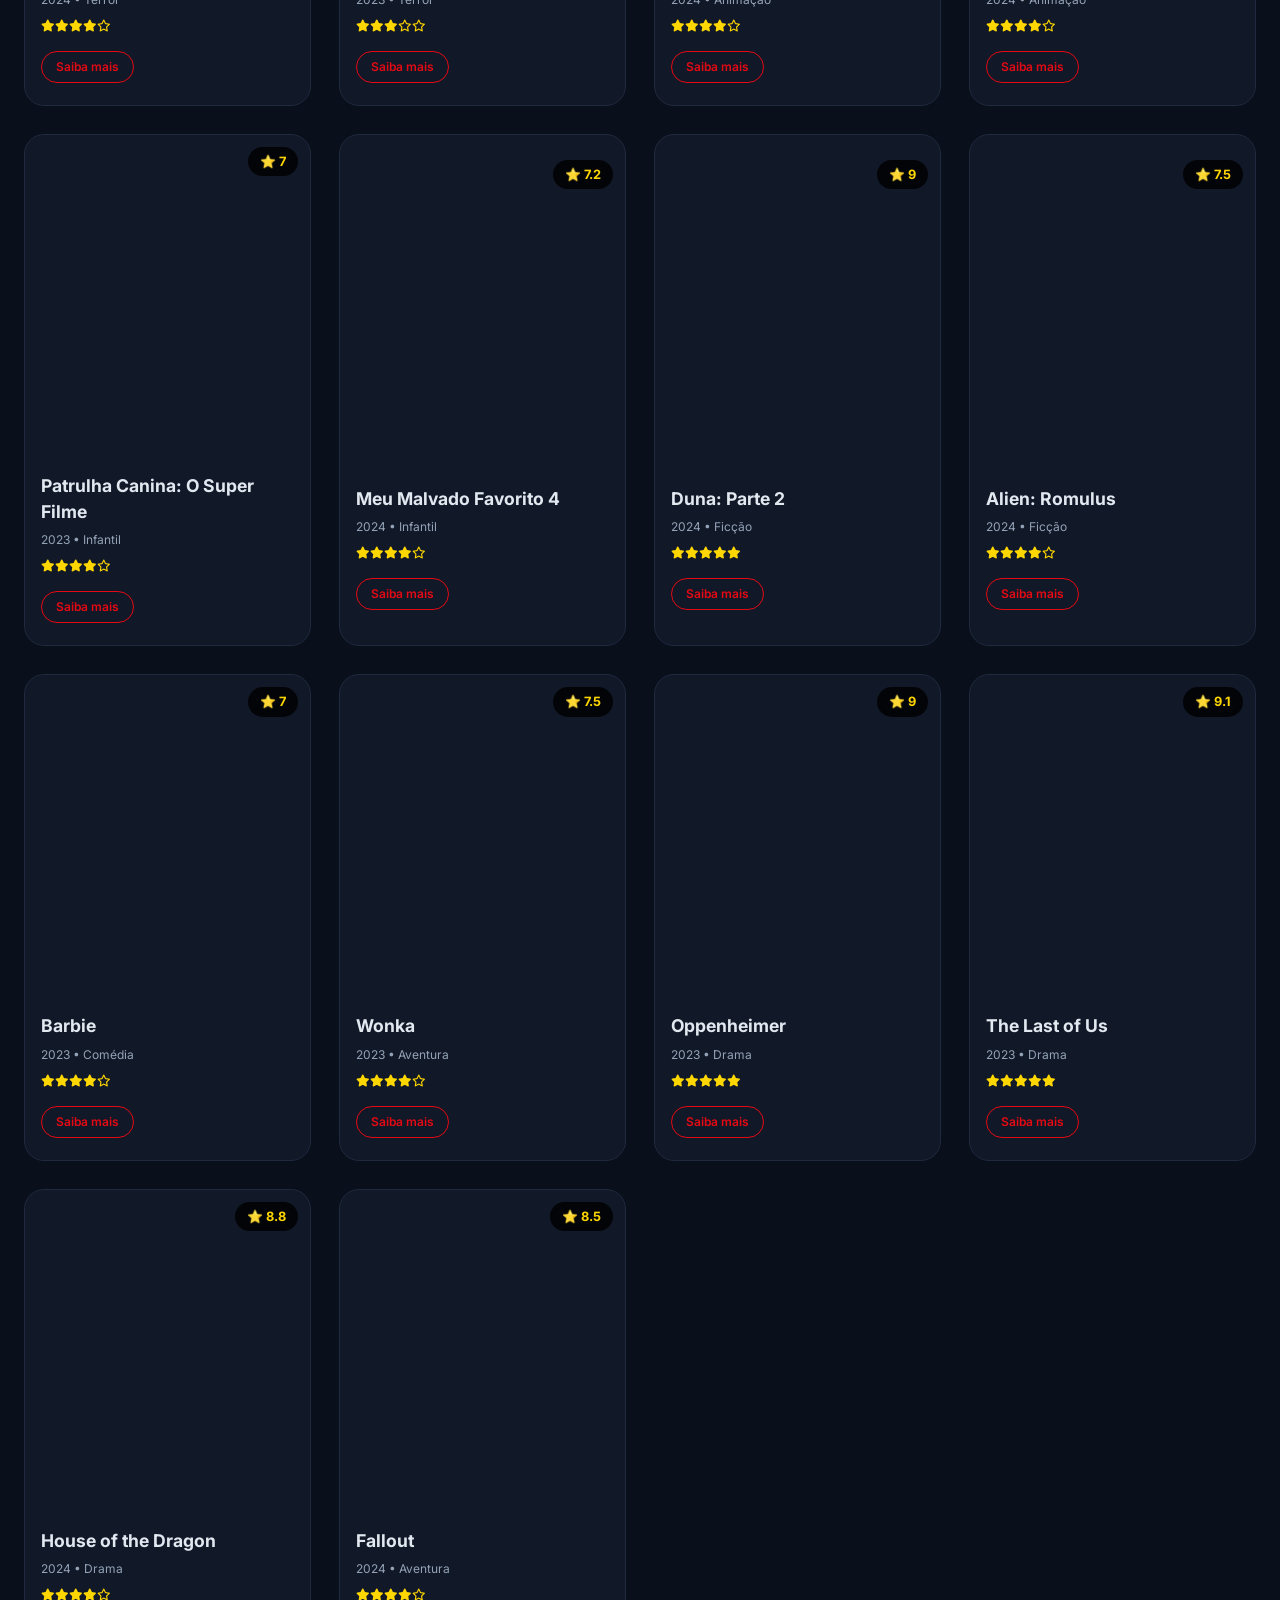
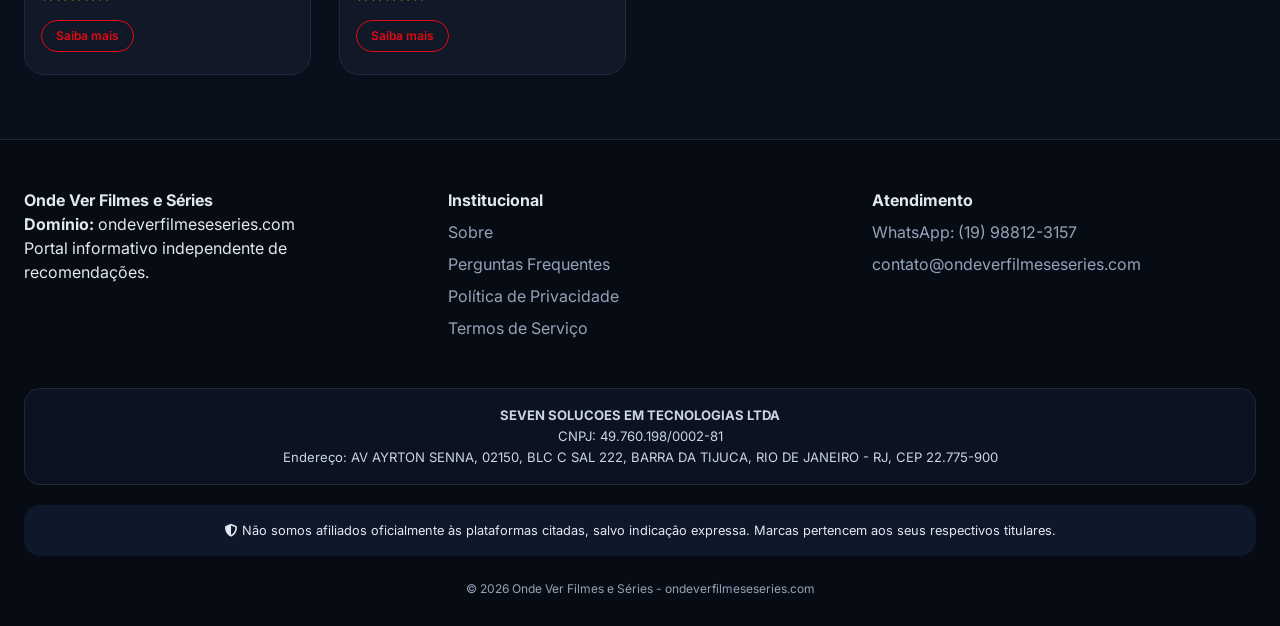
<file: assets/catalogo/index.html>
<!DOCTYPE html>
<html lang="pt-br">
<head>
  <meta charset="UTF-8">
  <meta name="viewport" content="width=device-width, initial-scale=1.0, viewport-fit=cover">
  <meta name="description" content="Catálogo informativo da Onde Ver Filmes e Séries com recomendações por categoria e orientação para plataformas oficiais.">
  <meta name="robots" content="index, follow">
  <meta name="author" content="Onde Ver Filmes e Séries">
  <link rel="canonical" href="https://ondeverfilmeseseries.com/catalogo/">
  <title>Catálogo | Onde Ver Filmes e Séries</title>
  <link rel="preconnect" href="https://fonts.googleapis.com">
  <link rel="preconnect" href="https://cdnjs.cloudflare.com">
  <link href="https://fonts.googleapis.com/css2?family=Inter:opsz,wght@14..32,300;400;500;600;700;800&display=swap" rel="stylesheet">
  <link rel="stylesheet" href="https://cdnjs.cloudflare.com/ajax/libs/font-awesome/6.5.0/css/all.min.css">
  <link rel="stylesheet" href="../assets/css/style.css">
</head>
<body>
  <div class="legal-top-bar">
    <i class="fas fa-exclamation-triangle"></i>
    A Onde Ver Filmes e Séries é um portal informativo. Não vendemos assinaturas, não hospedamos filmes/séries e não fornecemos acesso não autorizado.
  </div>

  <header class="site-header">
    <div class="container header-inner">
      <div class="logo">
        <a href="../index.html">
          <h1>Onde Ver Filmes e Séries</h1>
          <p>Guia legal de filmes e séries</p>
        </a>
      </div>

      <div class="search-box">
        <input type="text" id="searchInput" placeholder="Buscar recomendação..." aria-label="Buscar recomendação">
        <button id="searchBtn" type="button" aria-label="Buscar"><i class="fas fa-search"></i></button>
      </div>

      <button class="mobile-menu-btn" id="menuToggle" type="button" aria-label="Abrir menu">☰</button>

      <nav class="nav-links" id="navLinks">
        <a class="" href="../index.html">Início</a>
        <a class="active" href="../catalogo/">Catálogo</a>
        <a class="" href="../blog/">Blog</a>
        <a class="" href="../sobre/">Sobre</a>
        <a class="" href="../faq/">FAQ</a>
        <a class="" href="../contato/">Contato</a>
      </nav>
    </div>
  </header>

  <main id="mainContent">
    <div class="container">
      <section class="hero">
        <h1>Catálogo de recomendações</h1>
        <p>Use os filtros para encontrar sugestões por categoria. Este catálogo é informativo e não substitui a consulta direta às plataformas oficiais.</p>
      </section>

      <div class="disclaimer-box">
        A Onde Ver Filmes e Séries não exibe players, downloads, transmissões ou links de acesso não autorizado. As recomendações são apenas informativas.
      </div>

      <div id="catalogo">
        <div class="category-tabs" id="categoryTabs">
          <button class="cat-tab active" type="button" data-cat="todos">🎯 Todos</button>
          <button class="cat-tab" type="button" data-cat="Ação">Ação</button>
          <button class="cat-tab" type="button" data-cat="Suspense">Suspense</button>
          <button class="cat-tab" type="button" data-cat="Terror">Terror</button>
          <button class="cat-tab" type="button" data-cat="Animação">Animação</button>
          <button class="cat-tab" type="button" data-cat="Infantil">Infantil</button>
          <button class="cat-tab" type="button" data-cat="Ficção">Ficção</button>
          <button class="cat-tab" type="button" data-cat="Comédia">Comédia</button>
          <button class="cat-tab" type="button" data-cat="Drama">Drama</button>
          <button class="cat-tab" type="button" data-cat="Aventura">Aventura</button>
        </div>
        <div class="section-header">
          <h2><i class="fas fa-film"></i> Filmes e séries</h2>
          <span id="resultCount">Mostrando todos</span>
        </div>
        <div class="movies-grid" id="allContentGrid"></div>
      </div>
    </div>

  </main>

  <footer>
    <div class="container">
      <div class="footer-grid">
        <div>
          <h4>Onde Ver Filmes e Séries</h4>
          <p><strong>Domínio:</strong> ondeverfilmeseseries.com</p>
          <p>Portal informativo independente de recomendações.</p>
        </div>
        <div>
          <h4>Institucional</h4>
          <a href="../sobre/">Sobre</a>
          <a href="../faq/">Perguntas Frequentes</a>
          <a href="../politica-de-privacidade/">Política de Privacidade</a>
          <a href="../termos-de-servico/">Termos de Serviço</a>
        </div>
        <div>
          <h4>Atendimento</h4>
          <a href="https://wa.me/5519988741698" target="_blank" rel="noopener">WhatsApp: (19) 98874-1698</a>
          <a href="mailto:contato@ondeverfilmeseseries.com">contato@ondeverfilmeseseries.com</a>
        </div>
      </div>
      <div class="company-info">
        <strong>SEVEN SOLUCOES EM TECNOLOGIAS LTDA</strong><br>
        CNPJ: 49.760.198/0002-81<br>
        Endereço: AV AYRTON SENNA, 02150, BLC C SAL 222, BARRA DA TIJUCA, RIO DE JANEIRO - RJ, CEP 22.775-900
      </div>
      <div class="legal-footer">
        <i class="fas fa-shield-alt"></i>
        Não somos afiliados oficialmente às plataformas citadas, salvo indicação expressa. Marcas pertencem aos seus respectivos titulares.
      </div>
      <div class="copyright">&copy; 2026 Onde Ver Filmes e Séries - ondeverfilmeseseries.com</div>
    </div>
  </footer>

  <script src="../assets/js/main.js"></script>
</body>
</html>
</file>
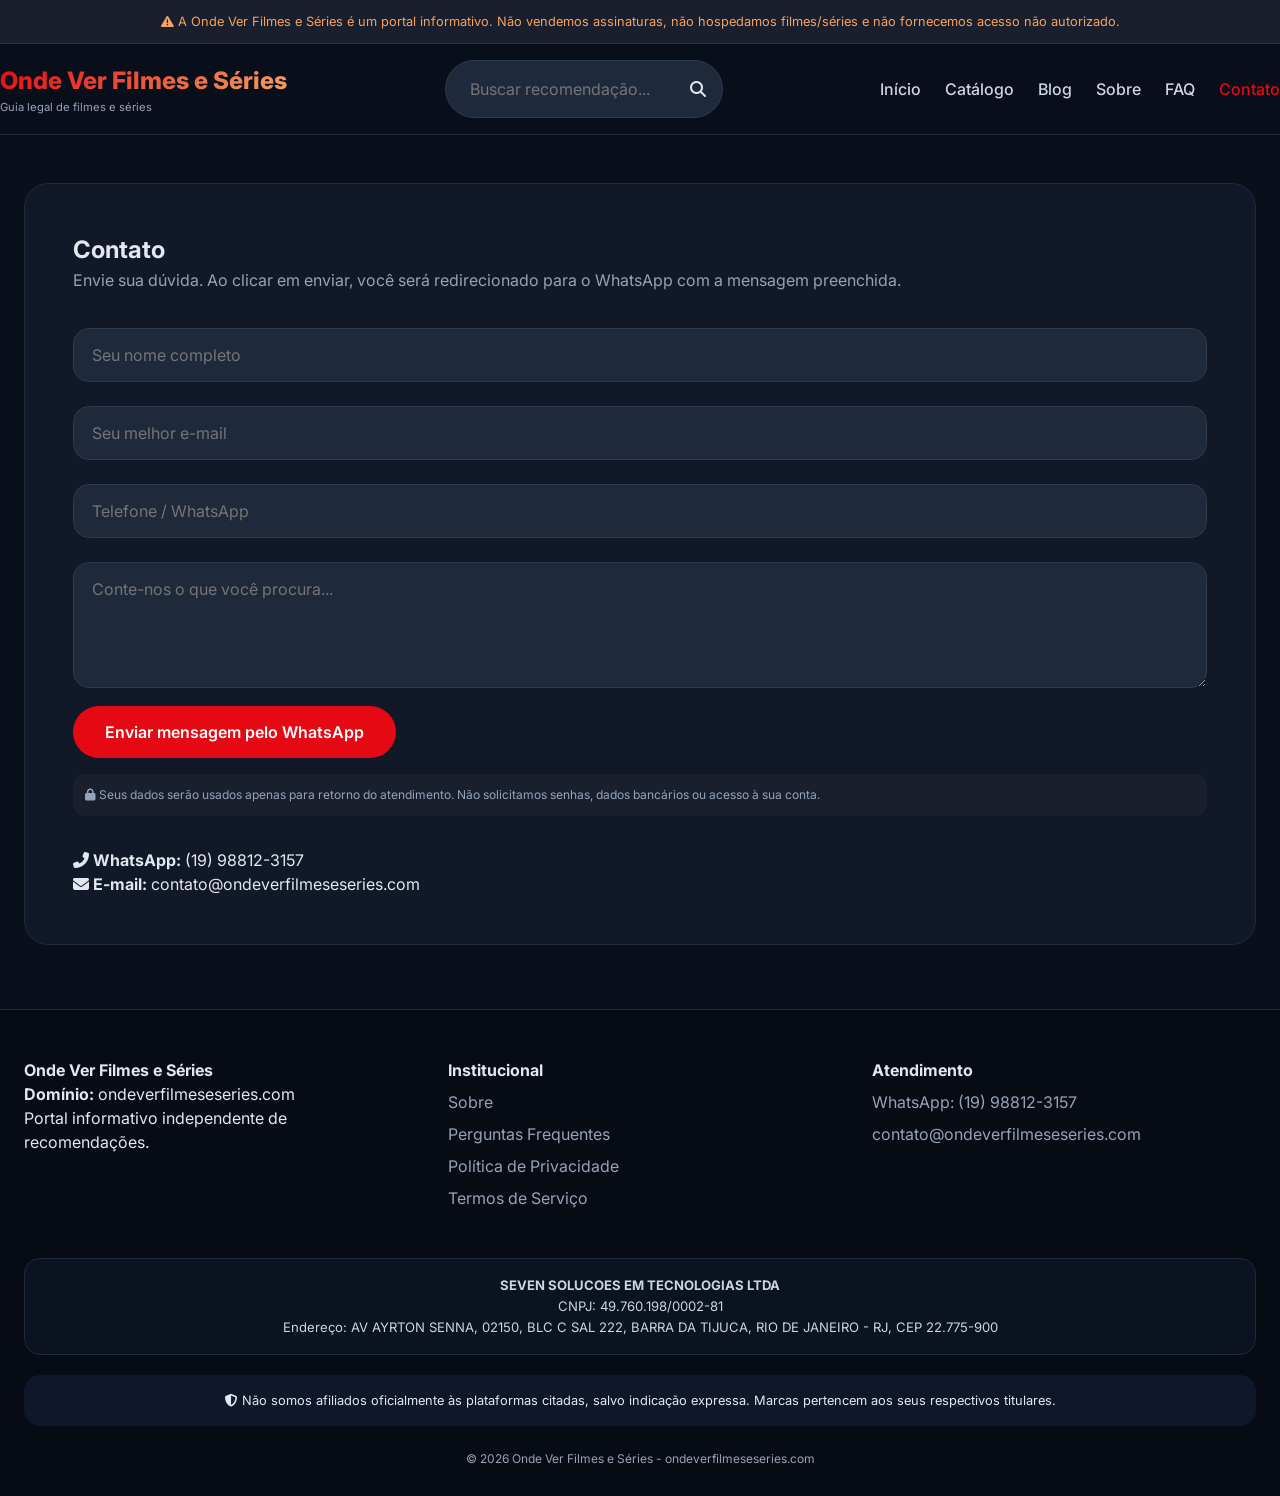
<file: assets/contato/index.html>
<!DOCTYPE html>
<html lang="pt-br">
<head>
  <meta charset="UTF-8">
  <meta name="viewport" content="width=device-width, initial-scale=1.0, viewport-fit=cover">
  <meta name="description" content="Entre em contato com a Onde Ver Filmes e Séries para recomendações e orientação informativa.">
  <meta name="robots" content="index, follow">
  <meta name="author" content="Onde Ver Filmes e Séries">
  <link rel="canonical" href="https://ondeverfilmeseseries.com/contato/">
  <title>Contato | Onde Ver Filmes e Séries</title>
  <link rel="preconnect" href="https://fonts.googleapis.com">
  <link rel="preconnect" href="https://cdnjs.cloudflare.com">
  <link href="https://fonts.googleapis.com/css2?family=Inter:opsz,wght@14..32,300;400;500;600;700;800&display=swap" rel="stylesheet">
  <link rel="stylesheet" href="https://cdnjs.cloudflare.com/ajax/libs/font-awesome/6.5.0/css/all.min.css">
  <link rel="stylesheet" href="../assets/css/style.css">
</head>
<body>
  <div class="legal-top-bar">
    <i class="fas fa-exclamation-triangle"></i>
    A Onde Ver Filmes e Séries é um portal informativo. Não vendemos assinaturas, não hospedamos filmes/séries e não fornecemos acesso não autorizado.
  </div>

  <header class="site-header">
    <div class="container header-inner">
      <div class="logo">
        <a href="../index.html">
          <h1>Onde Ver Filmes e Séries</h1>
          <p>Guia legal de filmes e séries</p>
        </a>
      </div>

      <div class="search-box">
        <input type="text" id="searchInput" placeholder="Buscar recomendação..." aria-label="Buscar recomendação">
        <button id="searchBtn" type="button" aria-label="Buscar"><i class="fas fa-search"></i></button>
      </div>

      <button class="mobile-menu-btn" id="menuToggle" type="button" aria-label="Abrir menu">☰</button>

      <nav class="nav-links" id="navLinks">
        <a class="" href="../index.html">Início</a>
        <a class="" href="../catalogo/">Catálogo</a>
        <a class="" href="../blog/">Blog</a>
        <a class="" href="../sobre/">Sobre</a>
        <a class="" href="../faq/">FAQ</a>
        <a class="active" href="../contato/">Contato</a>
      </nav>
    </div>
  </header>

  <main id="mainContent">
    <div class="container" id="contato">
      <section class="contact-section">
        <h1>Contato</h1>
        <p style="margin-bottom: 24px; color: #94a3b8;">Envie sua dúvida. Ao clicar em enviar, você será redirecionado para o WhatsApp com a mensagem preenchida.</p>
        <form class="contact-form" id="contactForm">
          <input type="text" id="contactName" placeholder="Seu nome completo" required>
          <input type="email" id="contactEmail" placeholder="Seu melhor e-mail" required>
          <input type="tel" id="contactPhone" placeholder="Telefone / WhatsApp" required>
          <textarea rows="4" id="contactMsg" placeholder="Conte-nos o que você procura..." required></textarea>
          <button type="submit">Enviar mensagem pelo WhatsApp</button>
          <div class="form-message" id="formMessage"></div>
        </form>
        <div class="data-notice"><i class="fas fa-lock"></i> Seus dados serão usados apenas para retorno do atendimento. Não solicitamos senhas, dados bancários ou acesso à sua conta.</div>
        <div style="margin-top: 32px;">
          <p><i class="fas fa-phone-alt"></i> <strong>WhatsApp:</strong> <span class="js-whatsapp-label">(19) 98874-1698</span></p>
          <p><i class="fas fa-envelope"></i> <strong>E-mail:</strong> contato@ondeverfilmeseseries.com</p>
        </div>
      </section>
    </div>

  </main>

  <footer>
    <div class="container">
      <div class="footer-grid">
        <div>
          <h4>Onde Ver Filmes e Séries</h4>
          <p><strong>Domínio:</strong> ondeverfilmeseseries.com</p>
          <p>Portal informativo independente de recomendações.</p>
        </div>
        <div>
          <h4>Institucional</h4>
          <a href="../sobre/">Sobre</a>
          <a href="../faq/">Perguntas Frequentes</a>
          <a href="../politica-de-privacidade/">Política de Privacidade</a>
          <a href="../termos-de-servico/">Termos de Serviço</a>
        </div>
        <div>
          <h4>Atendimento</h4>
          <a href="https://wa.me/5519988741698" target="_blank" rel="noopener">WhatsApp: (19) 98874-1698</a>
          <a href="mailto:contato@ondeverfilmeseseries.com">contato@ondeverfilmeseseries.com</a>
        </div>
      </div>
      <div class="company-info">
        <strong>SEVEN SOLUCOES EM TECNOLOGIAS LTDA</strong><br>
        CNPJ: 49.760.198/0002-81<br>
        Endereço: AV AYRTON SENNA, 02150, BLC C SAL 222, BARRA DA TIJUCA, RIO DE JANEIRO - RJ, CEP 22.775-900
      </div>
      <div class="legal-footer">
        <i class="fas fa-shield-alt"></i>
        Não somos afiliados oficialmente às plataformas citadas, salvo indicação expressa. Marcas pertencem aos seus respectivos titulares.
      </div>
      <div class="copyright">&copy; 2026 Onde Ver Filmes e Séries - ondeverfilmeseseries.com</div>
    </div>
  </footer>

  <script src="../assets/js/main.js"></script>
</body>
</html>
</file>
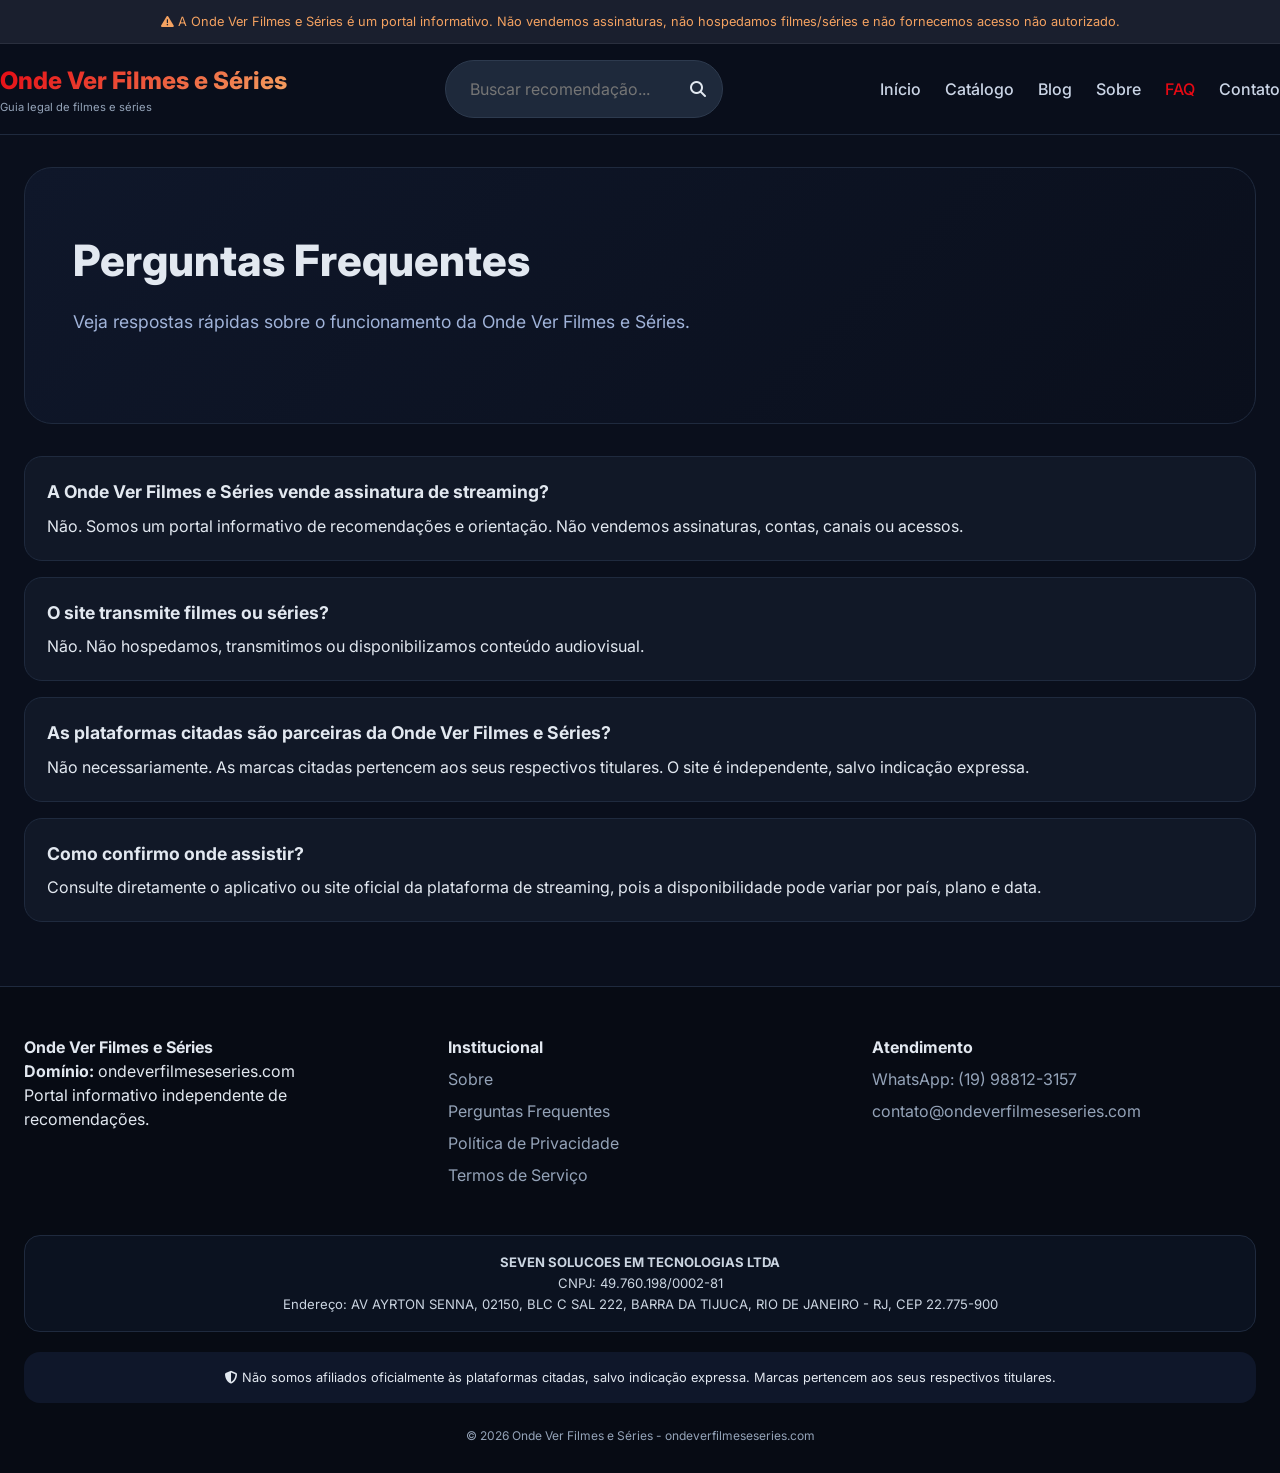
<file: assets/faq/index.html>
<!DOCTYPE html>
<html lang="pt-br">
<head>
  <meta charset="UTF-8">
  <meta name="viewport" content="width=device-width, initial-scale=1.0, viewport-fit=cover">
  <meta name="description" content="Perguntas frequentes sobre a Onde Ver Filmes e Séries, recomendações e consumo legal de filmes e séries.">
  <meta name="robots" content="index, follow">
  <meta name="author" content="Onde Ver Filmes e Séries">
  <link rel="canonical" href="https://ondeverfilmeseseries.com/faq/">
  <title>Perguntas Frequentes | Onde Ver Filmes e Séries</title>
  <link rel="preconnect" href="https://fonts.googleapis.com">
  <link rel="preconnect" href="https://cdnjs.cloudflare.com">
  <link href="https://fonts.googleapis.com/css2?family=Inter:opsz,wght@14..32,300;400;500;600;700;800&display=swap" rel="stylesheet">
  <link rel="stylesheet" href="https://cdnjs.cloudflare.com/ajax/libs/font-awesome/6.5.0/css/all.min.css">
  <link rel="stylesheet" href="../assets/css/style.css">
</head>
<body>
  <div class="legal-top-bar">
    <i class="fas fa-exclamation-triangle"></i>
    A Onde Ver Filmes e Séries é um portal informativo. Não vendemos assinaturas, não hospedamos filmes/séries e não fornecemos acesso não autorizado.
  </div>

  <header class="site-header">
    <div class="container header-inner">
      <div class="logo">
        <a href="../index.html">
          <h1>Onde Ver Filmes e Séries</h1>
          <p>Guia legal de filmes e séries</p>
        </a>
      </div>

      <div class="search-box">
        <input type="text" id="searchInput" placeholder="Buscar recomendação..." aria-label="Buscar recomendação">
        <button id="searchBtn" type="button" aria-label="Buscar"><i class="fas fa-search"></i></button>
      </div>

      <button class="mobile-menu-btn" id="menuToggle" type="button" aria-label="Abrir menu">☰</button>

      <nav class="nav-links" id="navLinks">
        <a class="" href="../index.html">Início</a>
        <a class="" href="../catalogo/">Catálogo</a>
        <a class="" href="../blog/">Blog</a>
        <a class="" href="../sobre/">Sobre</a>
        <a class="active" href="../faq/">FAQ</a>
        <a class="" href="../contato/">Contato</a>
      </nav>
    </div>
  </header>

  <main id="mainContent">
    <div class="container">
      <section class="hero">
        <h1>Perguntas Frequentes</h1>
        <p>Veja respostas rápidas sobre o funcionamento da Onde Ver Filmes e Séries.</p>
      </section>

      <div class="faq-item">
        <h2>A Onde Ver Filmes e Séries vende assinatura de streaming?</h2>
        <p>Não. Somos um portal informativo de recomendações e orientação. Não vendemos assinaturas, contas, canais ou acessos.</p>
      </div>

      <div class="faq-item">
        <h2>O site transmite filmes ou séries?</h2>
        <p>Não. Não hospedamos, transmitimos ou disponibilizamos conteúdo audiovisual.</p>
      </div>

      <div class="faq-item">
        <h2>As plataformas citadas são parceiras da Onde Ver Filmes e Séries?</h2>
        <p>Não necessariamente. As marcas citadas pertencem aos seus respectivos titulares. O site é independente, salvo indicação expressa.</p>
      </div>

      <div class="faq-item">
        <h2>Como confirmo onde assistir?</h2>
        <p>Consulte diretamente o aplicativo ou site oficial da plataforma de streaming, pois a disponibilidade pode variar por país, plano e data.</p>
      </div>
    </div>

  </main>

  <footer>
    <div class="container">
      <div class="footer-grid">
        <div>
          <h4>Onde Ver Filmes e Séries</h4>
          <p><strong>Domínio:</strong> ondeverfilmeseseries.com</p>
          <p>Portal informativo independente de recomendações.</p>
        </div>
        <div>
          <h4>Institucional</h4>
          <a href="../sobre/">Sobre</a>
          <a href="../faq/">Perguntas Frequentes</a>
          <a href="../politica-de-privacidade/">Política de Privacidade</a>
          <a href="../termos-de-servico/">Termos de Serviço</a>
        </div>
        <div>
          <h4>Atendimento</h4>
          <a href="https://wa.me/5519988741698" target="_blank" rel="noopener">WhatsApp: (19) 98874-1698</a>
          <a href="mailto:contato@ondeverfilmeseseries.com">contato@ondeverfilmeseseries.com</a>
        </div>
      </div>
      <div class="company-info">
        <strong>SEVEN SOLUCOES EM TECNOLOGIAS LTDA</strong><br>
        CNPJ: 49.760.198/0002-81<br>
        Endereço: AV AYRTON SENNA, 02150, BLC C SAL 222, BARRA DA TIJUCA, RIO DE JANEIRO - RJ, CEP 22.775-900
      </div>
      <div class="legal-footer">
        <i class="fas fa-shield-alt"></i>
        Não somos afiliados oficialmente às plataformas citadas, salvo indicação expressa. Marcas pertencem aos seus respectivos titulares.
      </div>
      <div class="copyright">&copy; 2026 Onde Ver Filmes e Séries - ondeverfilmeseseries.com</div>
    </div>
  </footer>

  <script src="../assets/js/main.js"></script>
</body>
</html>
</file>
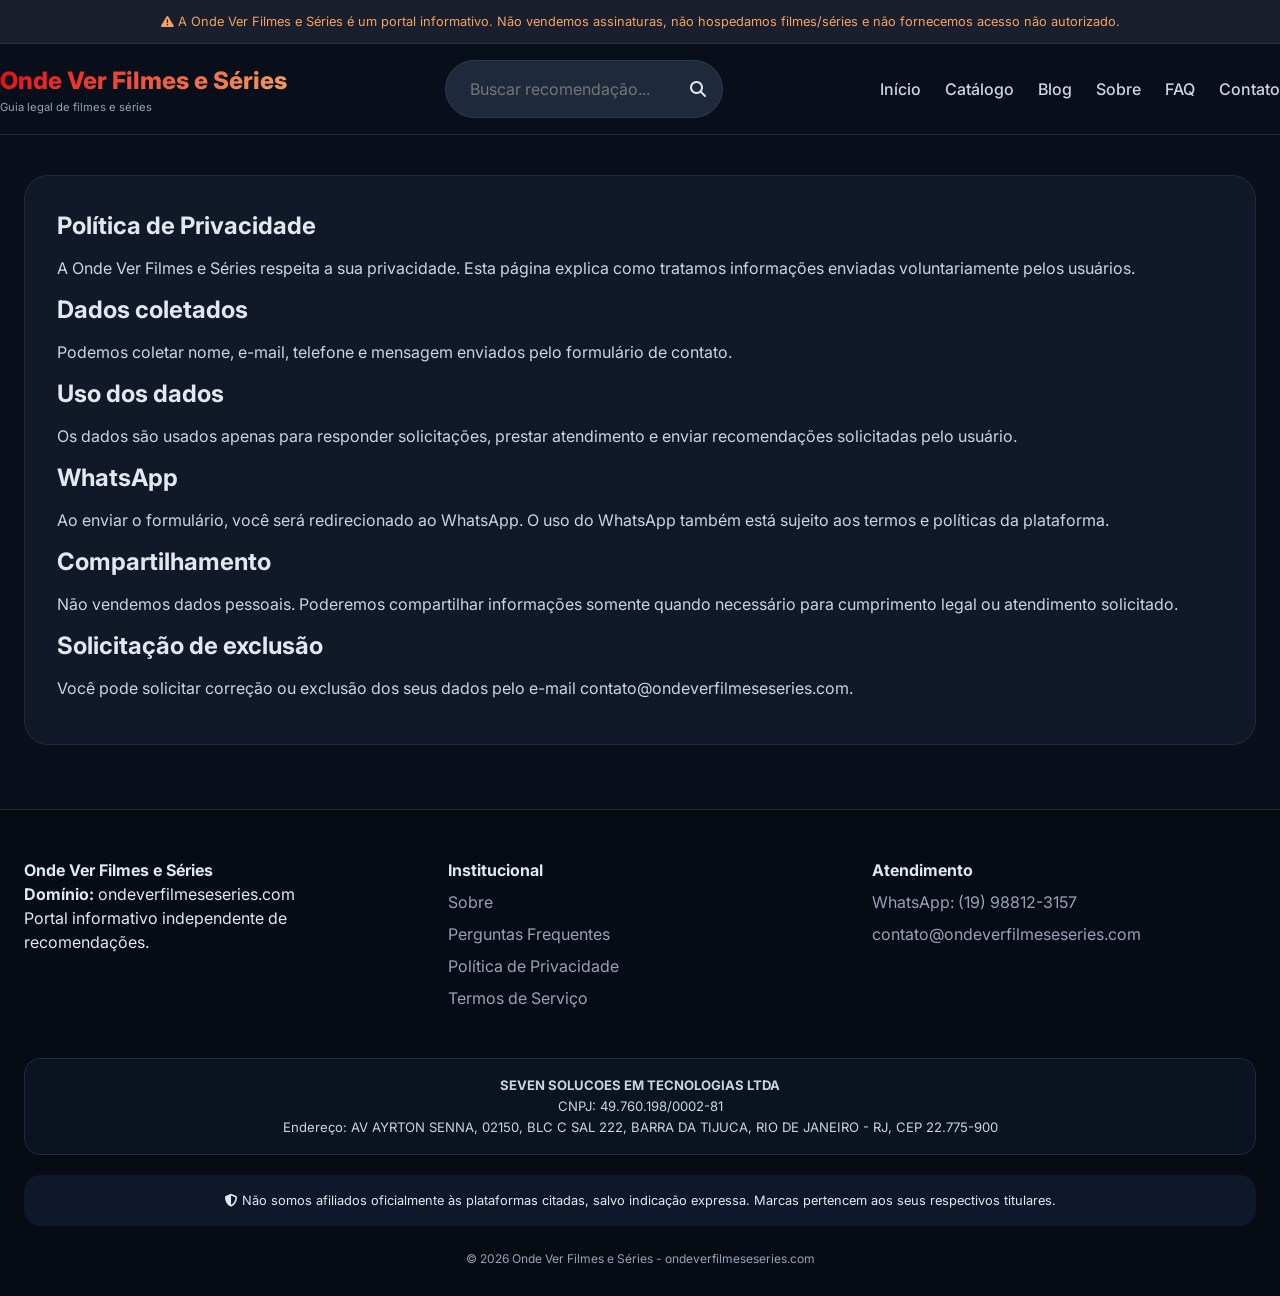
<file: assets/politica-de-privacidade/index.html>
<!DOCTYPE html>
<html lang="pt-br">
<head>
  <meta charset="UTF-8">
  <meta name="viewport" content="width=device-width, initial-scale=1.0, viewport-fit=cover">
  <meta name="description" content="Política de Privacidade da Onde Ver Filmes e Séries.">
  <meta name="robots" content="index, follow">
  <meta name="author" content="Onde Ver Filmes e Séries">
  <link rel="canonical" href="https://ondeverfilmeseseries.com/politica-de-privacidade/">
  <title>Política de Privacidade | Onde Ver Filmes e Séries</title>
  <link rel="preconnect" href="https://fonts.googleapis.com">
  <link rel="preconnect" href="https://cdnjs.cloudflare.com">
  <link href="https://fonts.googleapis.com/css2?family=Inter:opsz,wght@14..32,300;400;500;600;700;800&display=swap" rel="stylesheet">
  <link rel="stylesheet" href="https://cdnjs.cloudflare.com/ajax/libs/font-awesome/6.5.0/css/all.min.css">
  <link rel="stylesheet" href="../assets/css/style.css">
</head>
<body>
  <div class="legal-top-bar">
    <i class="fas fa-exclamation-triangle"></i>
    A Onde Ver Filmes e Séries é um portal informativo. Não vendemos assinaturas, não hospedamos filmes/séries e não fornecemos acesso não autorizado.
  </div>

  <header class="site-header">
    <div class="container header-inner">
      <div class="logo">
        <a href="../index.html">
          <h1>Onde Ver Filmes e Séries</h1>
          <p>Guia legal de filmes e séries</p>
        </a>
      </div>

      <div class="search-box">
        <input type="text" id="searchInput" placeholder="Buscar recomendação..." aria-label="Buscar recomendação">
        <button id="searchBtn" type="button" aria-label="Buscar"><i class="fas fa-search"></i></button>
      </div>

      <button class="mobile-menu-btn" id="menuToggle" type="button" aria-label="Abrir menu">☰</button>

      <nav class="nav-links" id="navLinks">
        <a class="" href="../index.html">Início</a>
        <a class="" href="../catalogo/">Catálogo</a>
        <a class="" href="../blog/">Blog</a>
        <a class="" href="../sobre/">Sobre</a>
        <a class="" href="../faq/">FAQ</a>
        <a class="" href="../contato/">Contato</a>
      </nav>
    </div>
  </header>

  <main id="mainContent">
    <div class="container">
      <section class="content-box">
        <h1>Política de Privacidade</h1>
        <p>A Onde Ver Filmes e Séries respeita a sua privacidade. Esta página explica como tratamos informações enviadas voluntariamente pelos usuários.</p>

        <h2>Dados coletados</h2>
        <p>Podemos coletar nome, e-mail, telefone e mensagem enviados pelo formulário de contato.</p>

        <h2>Uso dos dados</h2>
        <p>Os dados são usados apenas para responder solicitações, prestar atendimento e enviar recomendações solicitadas pelo usuário.</p>

        <h2>WhatsApp</h2>
        <p>Ao enviar o formulário, você será redirecionado ao WhatsApp. O uso do WhatsApp também está sujeito aos termos e políticas da plataforma.</p>

        <h2>Compartilhamento</h2>
        <p>Não vendemos dados pessoais. Poderemos compartilhar informações somente quando necessário para cumprimento legal ou atendimento solicitado.</p>

        <h2>Solicitação de exclusão</h2>
        <p>Você pode solicitar correção ou exclusão dos seus dados pelo e-mail contato@ondeverfilmeseseries.com.</p>
      </section>
    </div>

  </main>

  <footer>
    <div class="container">
      <div class="footer-grid">
        <div>
          <h4>Onde Ver Filmes e Séries</h4>
          <p><strong>Domínio:</strong> ondeverfilmeseseries.com</p>
          <p>Portal informativo independente de recomendações.</p>
        </div>
        <div>
          <h4>Institucional</h4>
          <a href="../sobre/">Sobre</a>
          <a href="../faq/">Perguntas Frequentes</a>
          <a href="../politica-de-privacidade/">Política de Privacidade</a>
          <a href="../termos-de-servico/">Termos de Serviço</a>
        </div>
        <div>
          <h4>Atendimento</h4>
          <a href="https://wa.me/5519988741698" target="_blank" rel="noopener">WhatsApp: (19) 98874-1698</a>
          <a href="mailto:contato@ondeverfilmeseseries.com">contato@ondeverfilmeseseries.com</a>
        </div>
      </div>
      <div class="company-info">
        <strong>SEVEN SOLUCOES EM TECNOLOGIAS LTDA</strong><br>
        CNPJ: 49.760.198/0002-81<br>
        Endereço: AV AYRTON SENNA, 02150, BLC C SAL 222, BARRA DA TIJUCA, RIO DE JANEIRO - RJ, CEP 22.775-900
      </div>
      <div class="legal-footer">
        <i class="fas fa-shield-alt"></i>
        Não somos afiliados oficialmente às plataformas citadas, salvo indicação expressa. Marcas pertencem aos seus respectivos titulares.
      </div>
      <div class="copyright">&copy; 2026 Onde Ver Filmes e Séries - ondeverfilmeseseries.com</div>
    </div>
  </footer>

  <script src="../assets/js/main.js"></script>
</body>
</html>
</file>
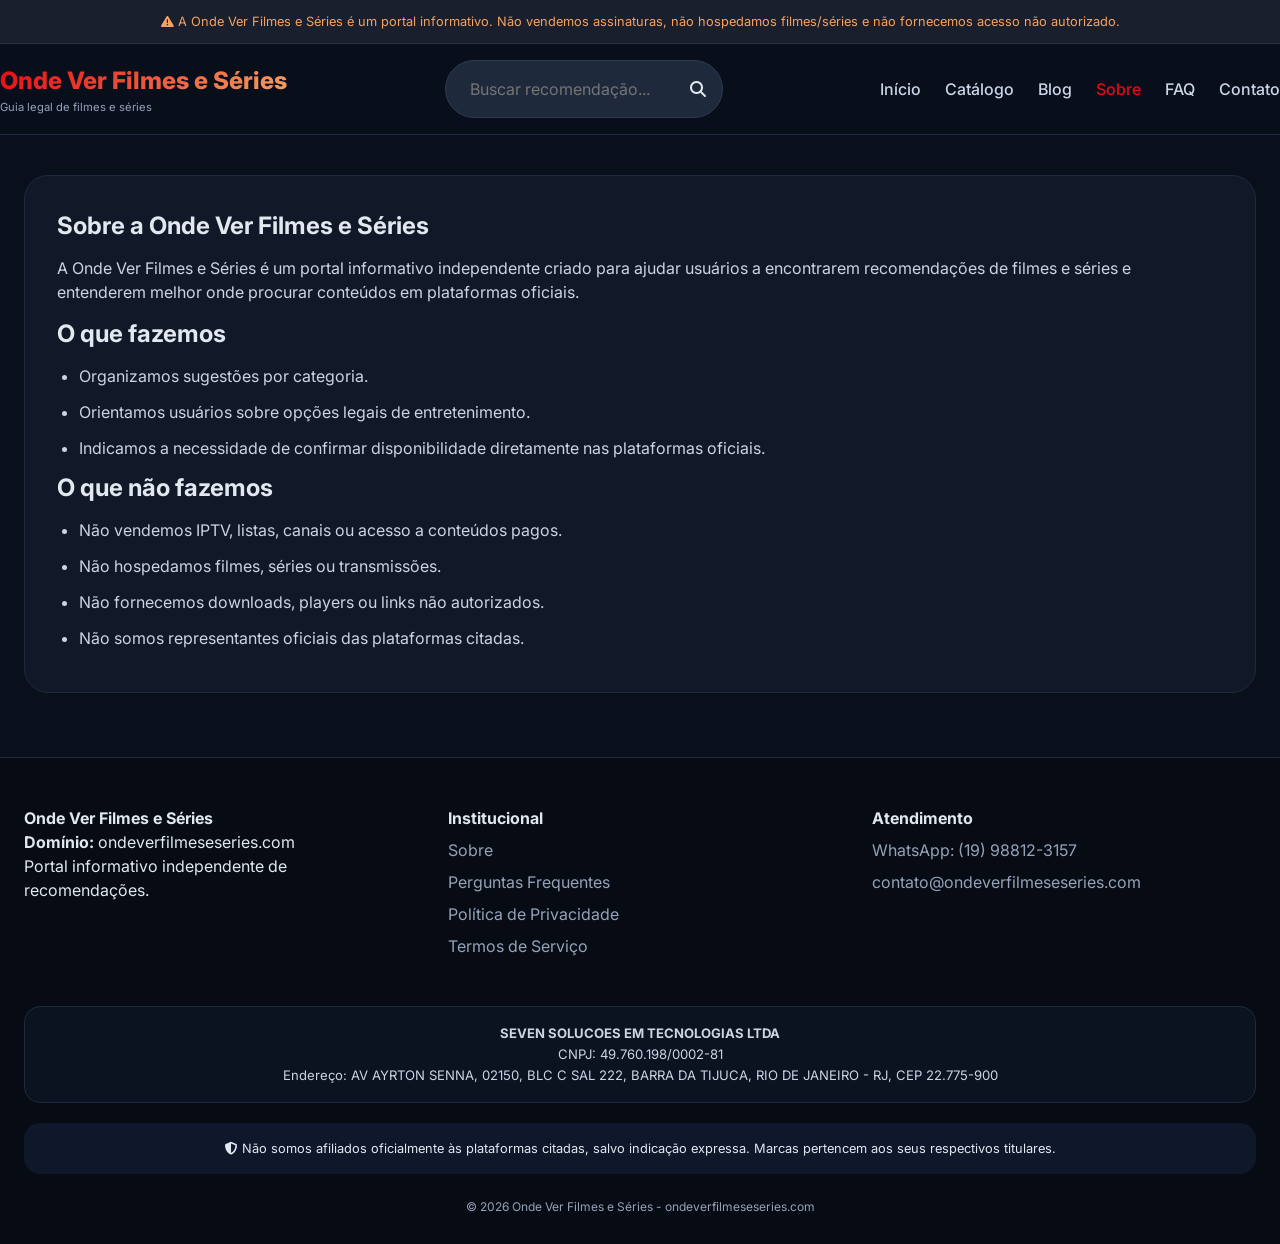
<file: assets/sobre/index.html>
<!DOCTYPE html>
<html lang="pt-br">
<head>
  <meta charset="UTF-8">
  <meta name="viewport" content="width=device-width, initial-scale=1.0, viewport-fit=cover">
  <meta name="description" content="Conheça a Onde Ver Filmes e Séries, portal informativo independente sobre filmes, séries e plataformas oficiais.">
  <meta name="robots" content="index, follow">
  <meta name="author" content="Onde Ver Filmes e Séries">
  <link rel="canonical" href="https://ondeverfilmeseseries.com/sobre/">
  <title>Sobre | Onde Ver Filmes e Séries</title>
  <link rel="preconnect" href="https://fonts.googleapis.com">
  <link rel="preconnect" href="https://cdnjs.cloudflare.com">
  <link href="https://fonts.googleapis.com/css2?family=Inter:opsz,wght@14..32,300;400;500;600;700;800&display=swap" rel="stylesheet">
  <link rel="stylesheet" href="https://cdnjs.cloudflare.com/ajax/libs/font-awesome/6.5.0/css/all.min.css">
  <link rel="stylesheet" href="../assets/css/style.css">
</head>
<body>
  <div class="legal-top-bar">
    <i class="fas fa-exclamation-triangle"></i>
    A Onde Ver Filmes e Séries é um portal informativo. Não vendemos assinaturas, não hospedamos filmes/séries e não fornecemos acesso não autorizado.
  </div>

  <header class="site-header">
    <div class="container header-inner">
      <div class="logo">
        <a href="../index.html">
          <h1>Onde Ver Filmes e Séries</h1>
          <p>Guia legal de filmes e séries</p>
        </a>
      </div>

      <div class="search-box">
        <input type="text" id="searchInput" placeholder="Buscar recomendação..." aria-label="Buscar recomendação">
        <button id="searchBtn" type="button" aria-label="Buscar"><i class="fas fa-search"></i></button>
      </div>

      <button class="mobile-menu-btn" id="menuToggle" type="button" aria-label="Abrir menu">☰</button>

      <nav class="nav-links" id="navLinks">
        <a class="" href="../index.html">Início</a>
        <a class="" href="../catalogo/">Catálogo</a>
        <a class="" href="../blog/">Blog</a>
        <a class="active" href="../sobre/">Sobre</a>
        <a class="" href="../faq/">FAQ</a>
        <a class="" href="../contato/">Contato</a>
      </nav>
    </div>
  </header>

  <main id="mainContent">
    <div class="container">
      <section class="content-box">
        <h1>Sobre a Onde Ver Filmes e Séries</h1>
        <p>A Onde Ver Filmes e Séries é um portal informativo independente criado para ajudar usuários a encontrarem recomendações de filmes e séries e entenderem melhor onde procurar conteúdos em plataformas oficiais.</p>

        <h2>O que fazemos</h2>
        <ul class="legal-list">
          <li>Organizamos sugestões por categoria.</li>
          <li>Orientamos usuários sobre opções legais de entretenimento.</li>
          <li>Indicamos a necessidade de confirmar disponibilidade diretamente nas plataformas oficiais.</li>
        </ul>

        <h2>O que não fazemos</h2>
        <ul class="legal-list">
          <li>Não vendemos IPTV, listas, canais ou acesso a conteúdos pagos.</li>
          <li>Não hospedamos filmes, séries ou transmissões.</li>
          <li>Não fornecemos downloads, players ou links não autorizados.</li>
          <li>Não somos representantes oficiais das plataformas citadas.</li>
        </ul>
      </section>
    </div>

  </main>

  <footer>
    <div class="container">
      <div class="footer-grid">
        <div>
          <h4>Onde Ver Filmes e Séries</h4>
          <p><strong>Domínio:</strong> ondeverfilmeseseries.com</p>
          <p>Portal informativo independente de recomendações.</p>
        </div>
        <div>
          <h4>Institucional</h4>
          <a href="../sobre/">Sobre</a>
          <a href="../faq/">Perguntas Frequentes</a>
          <a href="../politica-de-privacidade/">Política de Privacidade</a>
          <a href="../termos-de-servico/">Termos de Serviço</a>
        </div>
        <div>
          <h4>Atendimento</h4>
          <a href="https://wa.me/5519988741698" target="_blank" rel="noopener">WhatsApp: (19) 98874-1698</a>
          <a href="mailto:contato@ondeverfilmeseseries.com">contato@ondeverfilmeseseries.com</a>
        </div>
      </div>
      <div class="company-info">
        <strong>SEVEN SOLUCOES EM TECNOLOGIAS LTDA</strong><br>
        CNPJ: 49.760.198/0002-81<br>
        Endereço: AV AYRTON SENNA, 02150, BLC C SAL 222, BARRA DA TIJUCA, RIO DE JANEIRO - RJ, CEP 22.775-900
      </div>
      <div class="legal-footer">
        <i class="fas fa-shield-alt"></i>
        Não somos afiliados oficialmente às plataformas citadas, salvo indicação expressa. Marcas pertencem aos seus respectivos titulares.
      </div>
      <div class="copyright">&copy; 2026 Onde Ver Filmes e Séries - ondeverfilmeseseries.com</div>
    </div>
  </footer>

  <script src="../assets/js/main.js"></script>
</body>
</html>
</file>
<file: assets/css/style.css>
* { margin: 0; padding: 0; box-sizing: border-box; }

html { scroll-behavior: smooth; }

body {
  font-family: 'Inter', system-ui, -apple-system, BlinkMacSystemFont, "Segoe UI", sans-serif;
  background-color: #0a0f1c;
  color: #e2e8f0;
  line-height: 1.5;
}

button, input, textarea { font: inherit; }

a { color: inherit; }

.container {
  max-width: 1400px;
  margin: 0 auto;
  padding: 0 24px;
}

.legal-top-bar {
  background: #1a1f2e;
  color: #f4a261;
  text-align: center;
  padding: 12px 16px;
  font-size: 0.8rem;
  border-bottom: 1px solid #2a2f3e;
}

.site-header {
  background: rgba(10, 15, 28, 0.98);
  backdrop-filter: blur(12px);
  border-bottom: 1px solid #1f2a3e;
  position: sticky;
  top: 0;
  z-index: 100;
}

.header-inner {
  display: flex;
  align-items: center;
  justify-content: space-between;
  flex-wrap: wrap;
  padding: 16px 0;
  gap: 16px;
}

.logo a {
  text-decoration: none;
}

.logo h1 {
  font-size: 1.5rem;
  font-weight: 800;
  background: linear-gradient(135deg, #E50914, #f4a261);
  -webkit-background-clip: text;
  background-clip: text;
  color: transparent;
}

.logo p {
  font-size: 0.7rem;
  color: #94a3b8;
}

.search-box {
  display: flex;
  background: #1e293b;
  border-radius: 40px;
  padding: 8px 16px;
  align-items: center;
  gap: 8px;
  border: 1px solid #2d3a4e;
}

.search-box input {
  background: none;
  border: none;
  color: white;
  padding: 8px;
  width: 220px;
  outline: none;
}

.search-box button {
  background: none;
  border: none;
  color: #e2e8f0;
  cursor: pointer;
}

.nav-links {
  display: flex;
  gap: 24px;
  flex-wrap: wrap;
}

.nav-links a {
  text-decoration: none;
  font-weight: 500;
  color: #cbd5e6;
  transition: color 0.2s;
}

.nav-links a:hover, .nav-links a.active { color: #E50914; }

.mobile-menu-btn {
  display: none;
  background: none;
  border: none;
  font-size: 28px;
  color: white;
  cursor: pointer;
}

.hero {
  background: linear-gradient(135deg, #0f172a 0%, #0a0f1c 100%);
  border-radius: 28px;
  margin: 32px 0;
  padding: 60px 48px;
  border: 1px solid #1f2a3e;
}

.hero h1 {
  font-size: clamp(1.8rem, 4vw, 2.7rem);
  font-weight: 800;
  margin-bottom: 16px;
}

.hero p {
  font-size: 1.1rem;
  color: #a0b3d9;
  margin-bottom: 28px;
  max-width: 820px;
}

.btn-primary {
  background: #E50914;
  color: white;
  border: none;
  padding: 12px 32px;
  border-radius: 40px;
  font-weight: 700;
  cursor: pointer;
  text-decoration: none;
  display: inline-block;
  transition: filter 0.2s;
}

.btn-primary:hover { filter: brightness(1.1); }

.section-title {
  font-size: 1.8rem;
  font-weight: 700;
  margin: 48px 0 24px 0;
  border-left: 5px solid #E50914;
  padding-left: 20px;
}

.category-tabs {
  display: flex;
  flex-wrap: wrap;
  gap: 12px;
  margin: 20px 0 32px;
  justify-content: center;
}

.cat-tab {
  background: #1e293b;
  border: none;
  color: #94a3b8;
  padding: 10px 24px;
  border-radius: 40px;
  font-weight: 500;
  cursor: pointer;
  transition: all 0.2s;
}

.cat-tab:hover, .cat-tab.active {
  background: #E50914;
  color: white;
}

.section-header {
  display: flex;
  justify-content: space-between;
  align-items: baseline;
  gap: 16px;
  margin-bottom: 20px;
  flex-wrap: wrap;
}

#resultCount { color:#94a3b8; }

.movies-grid {
  display: grid;
  grid-template-columns: repeat(auto-fill, minmax(240px, 1fr));
  gap: 28px;
  margin-bottom: 48px;
}

.movie-card {
  background: #111827;
  border-radius: 20px;
  overflow: hidden;
  transition: transform 0.3s, box-shadow 0.3s;
  border: 1px solid #1f2a3e;
  cursor: pointer;
  text-align: left;
  color: inherit;
  width: 100%;
}

.movie-card:hover {
  transform: translateY(-8px);
  box-shadow: 0 25px 30px -12px rgba(0,0,0,0.6);
  border-color: #E50914;
}

.card-img {
  height: 320px;
  background-size: cover;
  background-position: center;
  position: relative;
}

.rating-badge {
  position: absolute;
  top: 12px;
  right: 12px;
  background: rgba(0,0,0,0.8);
  backdrop-filter: blur(4px);
  padding: 5px 12px;
  border-radius: 30px;
  font-size: 0.8rem;
  font-weight: bold;
  color: #ffd700;
}

.card-content { padding: 18px 16px 22px; }

.card-content h3 {
  font-size: 1.1rem;
  margin-bottom: 6px;
}

.card-meta {
  display: flex;
  gap: 12px;
  font-size: 0.75rem;
  color: #94a3b8;
  margin-bottom: 8px;
}

.stars {
  color: #ffd700;
  font-size: 0.75rem;
  margin-bottom: 8px;
}

.btn-where {
  background: none;
  border: 1px solid #E50914;
  color: #E50914;
  padding: 6px 14px;
  border-radius: 30px;
  font-size: 0.75rem;
  font-weight: 600;
  cursor: pointer;
  margin-top: 8px;
  display: inline-block;
}

.where-box, .info-card, .contact-section, .detail-page, .content-box, .blog-card {
  background: #111827;
  border-radius: 24px;
  padding: 32px;
  border: 1px solid #1f2a3e;
}

.where-box {
  margin: 32px 0;
  text-align: center;
}

.platform-badges, .platform-list {
  display: flex;
  flex-wrap: wrap;
  gap: 16px;
  justify-content: center;
  margin-top: 20px;
}

.badge, .platform-item {
  background: #1e293b;
  padding: 8px 20px;
  border-radius: 40px;
  font-weight: 500;
}

.cards-grid, .blog-grid {
  display: grid;
  grid-template-columns: repeat(auto-fit, minmax(280px, 1fr));
  gap: 28px;
  margin-bottom: 48px;
}

.info-card {
  transition: transform 0.2s;
}

.info-card:hover, .blog-card:hover {
  transform: translateY(-4px);
  border-color: #E50914;
}

.info-card i {
  font-size: 2rem;
  color: #E50914;
  margin-bottom: 16px;
}

.steps-container {
  display: grid;
  grid-template-columns: repeat(auto-fit, minmax(220px, 1fr));
  gap: 24px;
  margin: 32px 0;
}

.step {
  background: #111827;
  border-radius: 20px;
  padding: 28px;
  text-align: center;
  border: 1px solid #1f2a3e;
}

.step-number {
  width: 50px;
  height: 50px;
  background: #E50914;
  color: white;
  border-radius: 50%;
  display: flex;
  align-items: center;
  justify-content: center;
  font-size: 1.4rem;
  font-weight: bold;
  margin: 0 auto 16px;
}

.contact-section {
  padding: 48px;
  margin: 48px 0;
}

.contact-form input, .contact-form textarea {
  width: 100%;
  padding: 14px 18px;
  margin: 12px 0;
  background: #1e293b;
  border: 1px solid #2d3a4e;
  border-radius: 16px;
  color: white;
  outline: none;
}

.contact-form input:focus, .contact-form textarea:focus {
  border-color: #E50914;
}

.contact-form button {
  background: #E50914;
  color: white;
  border: none;
  padding: 14px 32px;
  border-radius: 40px;
  font-weight: 600;
  cursor: pointer;
}

.form-message {
  margin-top: 16px;
  font-size: 0.9rem;
  color: #f4a261;
}

.data-notice {
  font-size: 0.75rem;
  color: #94a3b8;
  margin-top: 16px;
  padding: 12px;
  background: #1a1f2e;
  border-radius: 12px;
}

.detail-page {
  background: #0f172a;
  border-radius: 32px;
  margin: 32px 0;
}

.detail-header {
  display: flex;
  gap: 32px;
  flex-wrap: wrap;
}

.detail-poster {
  width: 280px;
  height: 400px;
  background-size: cover;
  background-position: center;
  border-radius: 24px;
  flex-shrink: 0;
}

.back-btn {
  background:#1e293b;
  border:none;
  color:white;
  padding:8px 20px;
  border-radius:40px;
  margin-bottom:24px;
  cursor:pointer;
}

.empty-state {
  background: #111827;
  border: 1px solid #1f2a3e;
  border-radius: 20px;
  padding: 32px;
  text-align: center;
  color: #94a3b8;
  grid-column: 1 / -1;
}

.content-box {
  margin: 40px 0;
}

.content-box p, .content-box li {
  color: #cbd5e1;
  margin: 12px 0;
}

.content-box ul {
  padding-left: 22px;
}

.blog-card {
  transition: transform .2s;
}

.blog-card p {
  color: #94a3b8;
  margin: 10px 0 18px;
}

.blog-card a {
  color: #f4a261;
  text-decoration: none;
  font-weight: 700;
}

footer {
  background: #070b14;
  margin-top: 64px;
  padding: 48px 0 28px;
  border-top: 1px solid #1f2a3e;
}

.footer-grid {
  display: grid;
  grid-template-columns: repeat(auto-fit, minmax(220px,1fr));
  gap: 40px;
  margin-bottom: 40px;
}

.footer-grid a {
  display: block;
  color: #94a3b8;
  text-decoration: none;
  margin: 8px 0;
}

.legal-footer {
  background: #0f172a;
  padding: 16px;
  border-radius: 16px;
  margin-top: 20px;
  text-align: center;
  font-size: 0.8rem;
}

.copyright {
  text-align:center;
  padding-top:24px;
  font-size:0.75rem;
  color: #94a3b8;
}

@media (max-width: 768px) {
  .mobile-menu-btn { display: block; }

  .nav-links {
    display: none;
    width: 100%;
    flex-direction: column;
    align-items: center;
    background: #0f172a;
    padding: 20px;
    border-radius: 20px;
  }

  .nav-links.show { display: flex; }

  .search-box {
    width: 100%;
    order: 3;
  }

  .search-box input {
    width: 100%;
  }

  .hero { padding: 40px 24px; }
  .detail-header { flex-direction: column; }
  .detail-poster { width: 100%; height: 320px; }
  .contact-section { padding: 32px 24px; }
}


/* Google Ads optimization */
.trust-strip {
  display: grid;
  grid-template-columns: repeat(auto-fit, minmax(220px, 1fr));
  gap: 18px;
  margin: 26px 0 44px;
}

.trust-item {
  background: #111827;
  border: 1px solid #1f2a3e;
  border-radius: 20px;
  padding: 20px;
}

.trust-item strong {
  display: block;
  color: #fff;
  margin-bottom: 6px;
}

.disclaimer-box {
  background: #0f172a;
  border: 1px solid #2d3a4e;
  border-left: 5px solid #f4a261;
  border-radius: 18px;
  padding: 20px;
  margin: 24px 0;
  color: #cbd5e1;
}

.cta-card {
  background: linear-gradient(135deg, #111827, #0f172a);
  border: 1px solid #1f2a3e;
  border-radius: 28px;
  padding: 38px;
  margin: 42px 0;
  text-align: center;
}

.cta-card p {
  color: #94a3b8;
  margin: 12px auto 22px;
  max-width: 720px;
}

.faq-item {
  background: #111827;
  border: 1px solid #1f2a3e;
  border-radius: 18px;
  padding: 22px;
  margin: 16px 0;
}

.faq-item h2, .faq-item h3 {
  font-size: 1.1rem;
  margin-bottom: 8px;
}

.small-muted {
  color: #94a3b8;
  font-size: .9rem;
}

.legal-list li {
  margin-bottom: 10px;
}
</file>
<file: assets/assets/css/style.css>
* { margin: 0; padding: 0; box-sizing: border-box; }

html { scroll-behavior: smooth; }

body {
  font-family: 'Inter', system-ui, -apple-system, BlinkMacSystemFont, "Segoe UI", sans-serif;
  background-color: #0a0f1c;
  color: #e2e8f0;
  line-height: 1.5;
}

button, input, textarea { font: inherit; }

a { color: inherit; }

.container {
  max-width: 1400px;
  margin: 0 auto;
  padding: 0 24px;
}

.legal-top-bar {
  background: #1a1f2e;
  color: #f4a261;
  text-align: center;
  padding: 12px 16px;
  font-size: 0.8rem;
  border-bottom: 1px solid #2a2f3e;
}

.site-header {
  background: rgba(10, 15, 28, 0.98);
  backdrop-filter: blur(12px);
  border-bottom: 1px solid #1f2a3e;
  position: sticky;
  top: 0;
  z-index: 100;
}

.header-inner {
  display: flex;
  align-items: center;
  justify-content: space-between;
  flex-wrap: wrap;
  padding: 16px 0;
  gap: 16px;
}

.logo a {
  text-decoration: none;
}

.logo h1 {
  font-size: 1.5rem;
  font-weight: 800;
  background: linear-gradient(135deg, #E50914, #f4a261);
  -webkit-background-clip: text;
  background-clip: text;
  color: transparent;
}

.logo p {
  font-size: 0.7rem;
  color: #94a3b8;
}

.search-box {
  display: flex;
  background: #1e293b;
  border-radius: 40px;
  padding: 8px 16px;
  align-items: center;
  gap: 8px;
  border: 1px solid #2d3a4e;
}

.search-box input {
  background: none;
  border: none;
  color: white;
  padding: 8px;
  width: 220px;
  outline: none;
}

.search-box button {
  background: none;
  border: none;
  color: #e2e8f0;
  cursor: pointer;
}

.nav-links {
  display: flex;
  gap: 24px;
  flex-wrap: wrap;
}

.nav-links a {
  text-decoration: none;
  font-weight: 500;
  color: #cbd5e6;
  transition: color 0.2s;
}

.nav-links a:hover, .nav-links a.active { color: #E50914; }

.mobile-menu-btn {
  display: none;
  background: none;
  border: none;
  font-size: 28px;
  color: white;
  cursor: pointer;
}

.hero {
  background: linear-gradient(135deg, #0f172a 0%, #0a0f1c 100%);
  border-radius: 28px;
  margin: 32px 0;
  padding: 60px 48px;
  border: 1px solid #1f2a3e;
}

.hero h1 {
  font-size: clamp(1.8rem, 4vw, 2.7rem);
  font-weight: 800;
  margin-bottom: 16px;
}

.hero p {
  font-size: 1.1rem;
  color: #a0b3d9;
  margin-bottom: 28px;
  max-width: 820px;
}

.btn-primary {
  background: #E50914;
  color: white;
  border: none;
  padding: 12px 32px;
  border-radius: 40px;
  font-weight: 700;
  cursor: pointer;
  text-decoration: none;
  display: inline-block;
  transition: filter 0.2s;
}

.btn-primary:hover { filter: brightness(1.1); }

.section-title {
  font-size: 1.8rem;
  font-weight: 700;
  margin: 48px 0 24px 0;
  border-left: 5px solid #E50914;
  padding-left: 20px;
}

.category-tabs {
  display: flex;
  flex-wrap: wrap;
  gap: 12px;
  margin: 20px 0 32px;
  justify-content: center;
}

.cat-tab {
  background: #1e293b;
  border: none;
  color: #94a3b8;
  padding: 10px 24px;
  border-radius: 40px;
  font-weight: 500;
  cursor: pointer;
  transition: all 0.2s;
}

.cat-tab:hover, .cat-tab.active {
  background: #E50914;
  color: white;
}

.section-header {
  display: flex;
  justify-content: space-between;
  align-items: baseline;
  gap: 16px;
  margin-bottom: 20px;
  flex-wrap: wrap;
}

#resultCount { color:#94a3b8; }

.movies-grid {
  display: grid;
  grid-template-columns: repeat(auto-fill, minmax(240px, 1fr));
  gap: 28px;
  margin-bottom: 48px;
}

.movie-card {
  background: #111827;
  border-radius: 20px;
  overflow: hidden;
  transition: transform 0.3s, box-shadow 0.3s;
  border: 1px solid #1f2a3e;
  cursor: pointer;
  text-align: left;
  color: inherit;
  width: 100%;
}

.movie-card:hover {
  transform: translateY(-8px);
  box-shadow: 0 25px 30px -12px rgba(0,0,0,0.6);
  border-color: #E50914;
}

.card-img {
  height: 320px;
  background-size: cover;
  background-position: center;
  position: relative;
}

.rating-badge {
  position: absolute;
  top: 12px;
  right: 12px;
  background: rgba(0,0,0,0.8);
  backdrop-filter: blur(4px);
  padding: 5px 12px;
  border-radius: 30px;
  font-size: 0.8rem;
  font-weight: bold;
  color: #ffd700;
}

.card-content { padding: 18px 16px 22px; }

.card-content h3 {
  font-size: 1.1rem;
  margin-bottom: 6px;
}

.card-meta {
  display: flex;
  gap: 12px;
  font-size: 0.75rem;
  color: #94a3b8;
  margin-bottom: 8px;
}

.stars {
  color: #ffd700;
  font-size: 0.75rem;
  margin-bottom: 8px;
}

.btn-where {
  background: none;
  border: 1px solid #E50914;
  color: #E50914;
  padding: 6px 14px;
  border-radius: 30px;
  font-size: 0.75rem;
  font-weight: 600;
  cursor: pointer;
  margin-top: 8px;
  display: inline-block;
}

.where-box, .info-card, .contact-section, .detail-page, .content-box, .blog-card {
  background: #111827;
  border-radius: 24px;
  padding: 32px;
  border: 1px solid #1f2a3e;
}

.where-box {
  margin: 32px 0;
  text-align: center;
}

.platform-badges, .platform-list {
  display: flex;
  flex-wrap: wrap;
  gap: 16px;
  justify-content: center;
  margin-top: 20px;
}

.badge, .platform-item {
  background: #1e293b;
  padding: 8px 20px;
  border-radius: 40px;
  font-weight: 500;
}

.cards-grid, .blog-grid {
  display: grid;
  grid-template-columns: repeat(auto-fit, minmax(280px, 1fr));
  gap: 28px;
  margin-bottom: 48px;
}

.info-card {
  transition: transform 0.2s;
}

.info-card:hover, .blog-card:hover {
  transform: translateY(-4px);
  border-color: #E50914;
}

.info-card i {
  font-size: 2rem;
  color: #E50914;
  margin-bottom: 16px;
}

.steps-container {
  display: grid;
  grid-template-columns: repeat(auto-fit, minmax(220px, 1fr));
  gap: 24px;
  margin: 32px 0;
}

.step {
  background: #111827;
  border-radius: 20px;
  padding: 28px;
  text-align: center;
  border: 1px solid #1f2a3e;
}

.step-number {
  width: 50px;
  height: 50px;
  background: #E50914;
  color: white;
  border-radius: 50%;
  display: flex;
  align-items: center;
  justify-content: center;
  font-size: 1.4rem;
  font-weight: bold;
  margin: 0 auto 16px;
}

.contact-section {
  padding: 48px;
  margin: 48px 0;
}

.contact-form input, .contact-form textarea {
  width: 100%;
  padding: 14px 18px;
  margin: 12px 0;
  background: #1e293b;
  border: 1px solid #2d3a4e;
  border-radius: 16px;
  color: white;
  outline: none;
}

.contact-form input:focus, .contact-form textarea:focus {
  border-color: #E50914;
}

.contact-form button {
  background: #E50914;
  color: white;
  border: none;
  padding: 14px 32px;
  border-radius: 40px;
  font-weight: 600;
  cursor: pointer;
}

.form-message {
  margin-top: 16px;
  font-size: 0.9rem;
  color: #f4a261;
}

.data-notice {
  font-size: 0.75rem;
  color: #94a3b8;
  margin-top: 16px;
  padding: 12px;
  background: #1a1f2e;
  border-radius: 12px;
}

.detail-page {
  background: #0f172a;
  border-radius: 32px;
  margin: 32px 0;
}

.detail-header {
  display: flex;
  gap: 32px;
  flex-wrap: wrap;
}

.detail-poster {
  width: 280px;
  height: 400px;
  background-size: cover;
  background-position: center;
  border-radius: 24px;
  flex-shrink: 0;
}

.back-btn {
  background:#1e293b;
  border:none;
  color:white;
  padding:8px 20px;
  border-radius:40px;
  margin-bottom:24px;
  cursor:pointer;
}

.empty-state {
  background: #111827;
  border: 1px solid #1f2a3e;
  border-radius: 20px;
  padding: 32px;
  text-align: center;
  color: #94a3b8;
  grid-column: 1 / -1;
}

.content-box {
  margin: 40px 0;
}

.content-box p, .content-box li {
  color: #cbd5e1;
  margin: 12px 0;
}

.content-box ul {
  padding-left: 22px;
}

.blog-card {
  transition: transform .2s;
}

.blog-card p {
  color: #94a3b8;
  margin: 10px 0 18px;
}

.blog-card a {
  color: #f4a261;
  text-decoration: none;
  font-weight: 700;
}

footer {
  background: #070b14;
  margin-top: 64px;
  padding: 48px 0 28px;
  border-top: 1px solid #1f2a3e;
}

.footer-grid {
  display: grid;
  grid-template-columns: repeat(auto-fit, minmax(220px,1fr));
  gap: 40px;
  margin-bottom: 40px;
}

.footer-grid a {
  display: block;
  color: #94a3b8;
  text-decoration: none;
  margin: 8px 0;
}

.company-info {
  background: #0b1220;
  border: 1px solid #1f2a3e;
  border-radius: 16px;
  color: #cbd5e1;
  font-size: 0.82rem;
  line-height: 1.6;
  margin: 0 0 20px;
  padding: 16px;
  text-align: center;
}

.legal-footer {
  background: #0f172a;
  padding: 16px;
  border-radius: 16px;
  margin-top: 20px;
  text-align: center;
  font-size: 0.8rem;
}

.copyright {
  text-align:center;
  padding-top:24px;
  font-size:0.75rem;
  color: #94a3b8;
}

@media (max-width: 768px) {
  .mobile-menu-btn { display: block; }

  .nav-links {
    display: none;
    width: 100%;
    flex-direction: column;
    align-items: center;
    background: #0f172a;
    padding: 20px;
    border-radius: 20px;
  }

  .nav-links.show { display: flex; }

  .search-box {
    width: 100%;
    order: 3;
  }

  .search-box input {
    width: 100%;
  }

  .hero { padding: 40px 24px; }
  .detail-header { flex-direction: column; }
  .detail-poster { width: 100%; height: 320px; }
  .contact-section { padding: 32px 24px; }
}


/* Google Ads optimization */
.trust-strip {
  display: grid;
  grid-template-columns: repeat(auto-fit, minmax(220px, 1fr));
  gap: 18px;
  margin: 26px 0 44px;
}

.trust-item {
  background: #111827;
  border: 1px solid #1f2a3e;
  border-radius: 20px;
  padding: 20px;
}

.trust-item strong {
  display: block;
  color: #fff;
  margin-bottom: 6px;
}

.disclaimer-box {
  background: #0f172a;
  border: 1px solid #2d3a4e;
  border-left: 5px solid #f4a261;
  border-radius: 18px;
  padding: 20px;
  margin: 24px 0;
  color: #cbd5e1;
}

.cta-card {
  background: linear-gradient(135deg, #111827, #0f172a);
  border: 1px solid #1f2a3e;
  border-radius: 28px;
  padding: 38px;
  margin: 42px 0;
  text-align: center;
}

.cta-card p {
  color: #94a3b8;
  margin: 12px auto 22px;
  max-width: 720px;
}

.faq-item {
  background: #111827;
  border: 1px solid #1f2a3e;
  border-radius: 18px;
  padding: 22px;
  margin: 16px 0;
}

.faq-item h2, .faq-item h3 {
  font-size: 1.1rem;
  margin-bottom: 8px;
}

.small-muted {
  color: #94a3b8;
  font-size: .9rem;
}

.legal-list li {
  margin-bottom: 10px;
}
</file>
